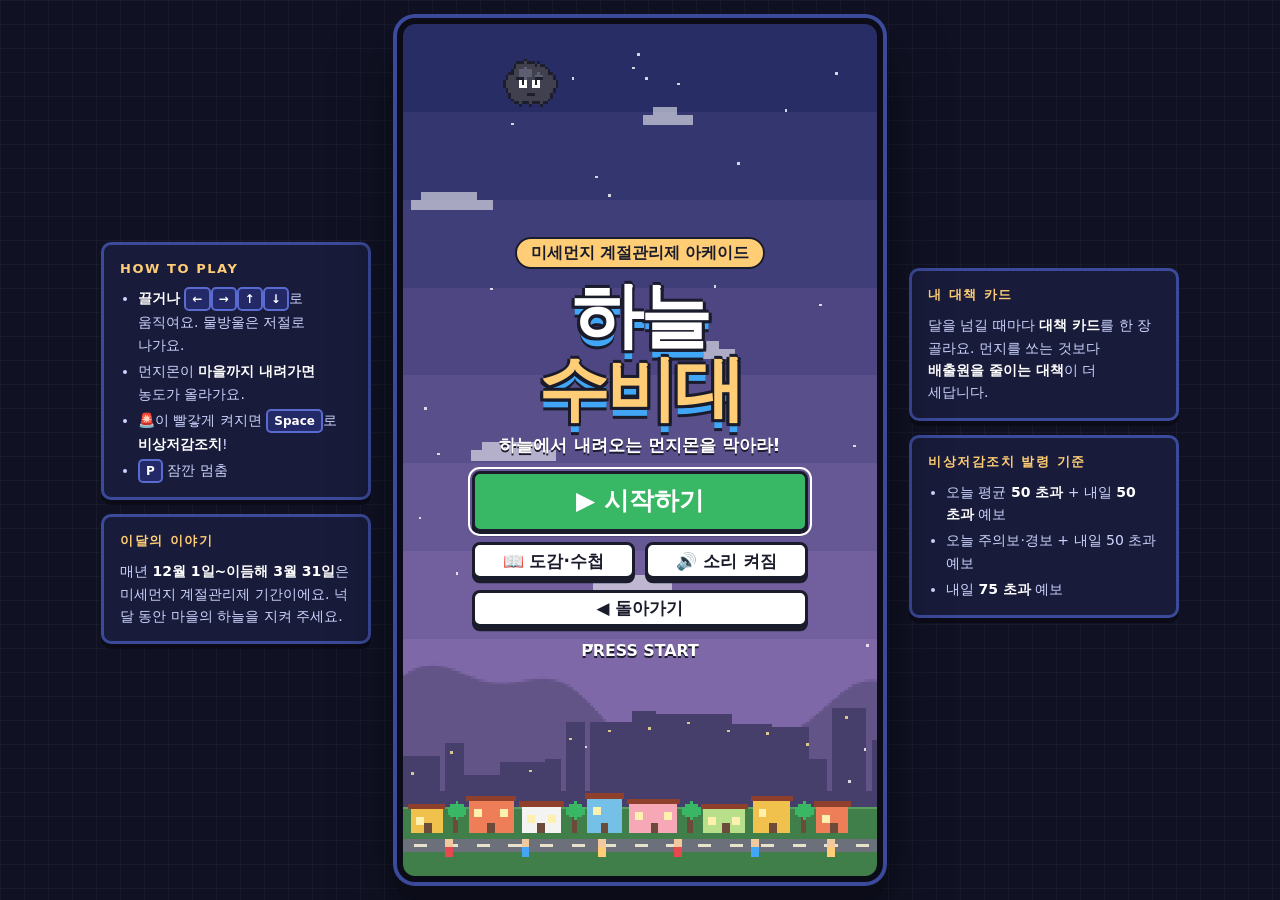
<file: arcade/index.html>
<!doctype html>
<html lang="ko">
<head>
<meta charset="utf-8">
<meta name="viewport" content="width=device-width, initial-scale=1, maximum-scale=1, user-scalable=no, viewport-fit=cover">
<title>하늘 수비대 · 미세먼지 계절관리제 아케이드</title>
<meta name="description" content="하늘에서 내려오는 먼지몬을 막아라! 미세먼지 계절관리제·비상저감조치·시민 행동요령을 배우는 레트로 슈팅 게임">
<meta name="theme-color" content="#1a1c2c">
<meta property="og:type" content="website">
<meta property="og:title" content="하늘 수비대 · 미세먼지 계절관리제 아케이드">
<meta property="og:description" content="하늘에서 내려오는 먼지몬을 막아라! 넉 달 동안 마을의 하늘을 지키는 레트로 슈팅 게임">
<style>
:root{--ink:#1a1c2c;--paper:#f4f1de;--navy:#29366f;--sky:#41a6f6;--cyan:#73eff7;--mint:#38b764;--gold:#ffcd75;--orange:#ef7d57;--red:#e5484d;--pink:#f7a8b8;--grey:#94b0c2;--u:2px;
  --font:'Pretendard','Malgun Gothic','Apple SD Gothic Neo',system-ui,sans-serif}
*{box-sizing:border-box}
[hidden]{display:none!important}
html,body{margin:0;height:100%;overflow:hidden;background:#101224;color:var(--ink);font-family:var(--font);-webkit-font-smoothing:antialiased;-webkit-tap-highlight-color:transparent;word-break:keep-all;overflow-wrap:anywhere;touch-action:none;-webkit-user-select:none;user-select:none}
button,input{font:inherit;color:inherit}
#cab{position:fixed;inset:0;display:flex;justify-content:center;align-items:center;gap:26px;background:#101224;background-image:linear-gradient(rgba(255,255,255,.035) 1px,transparent 1px),linear-gradient(90deg,rgba(255,255,255,.035) 1px,transparent 1px);background-size:24px 24px}
#screen{position:relative;flex:none;height:min(100dvh,calc(100vw * 16 / 9));aspect-ratio:9/16;background:#000;overflow:hidden;font-size:calc(var(--u) * 7);line-height:1.45}
#scr{position:absolute;inset:0;width:100%;height:100%;image-rendering:pixelated;image-rendering:crisp-edges;display:block}
.side{flex:0 1 270px;align-self:center;color:#cdd5ff;font-size:14px;line-height:1.6;display:none}
.side h3{margin:0 0 8px;font-size:13px;letter-spacing:.12em;color:var(--gold)}
.side .pbox{padding:14px 16px;margin-bottom:14px;border:3px solid #3b4a9a;border-radius:10px;background:#181b3a;box-shadow:0 5px 0 #0b0c18}
.side b{color:#fff}
.side kbd{display:inline-block;min-width:1.7em;padding:1px 6px;border-radius:5px;border:2px solid #5a6bd0;background:#232866;color:#fff;font:700 12px/1.5 var(--font);text-align:center}
.side ul{margin:0;padding-left:18px}
.side li+li{margin-top:4px}
.side .mycard{display:flex;gap:8px;align-items:flex-start;padding:7px 0;border-top:1px dashed #3b4a9a;font-size:13px}
.side .mycard:first-child{border-top:0}
.side .mycard i{font-style:normal;font-size:20px;line-height:1.2}
@media (min-width:1000px) and (min-height:520px){.side{display:block}#screen{height:min(96dvh,900px);border:6px solid #0b0c18;border-radius:18px;box-shadow:0 0 0 4px #3b4a9a,0 18px 0 #0b0c18,0 30px 60px rgba(0,0,0,.6)}}

/* 화면 위 글자·버튼 (픽셀 게임 위에 또렷한 글자로) */
.box{background:var(--paper);border:calc(var(--u) * 1.2) solid var(--ink);border-radius:calc(var(--u) * 2.5);box-shadow:0 calc(var(--u) * 1.4) 0 var(--ink)}
.btn{display:inline-flex;align-items:center;justify-content:center;gap:.4em;min-height:calc(var(--u) * 19);padding:0 calc(var(--u) * 7);border:calc(var(--u) * 1.2) solid var(--ink);border-radius:calc(var(--u) * 3);background:var(--gold);box-shadow:0 calc(var(--u) * 1.6) 0 var(--ink);font-size:calc(var(--u) * 8);font-weight:900;cursor:pointer;transition:transform .05s,box-shadow .05s}
.btn:active{transform:translateY(calc(var(--u) * 1.2));box-shadow:0 calc(var(--u) * .4) 0 var(--ink)}
.btn.big{width:100%;min-height:calc(var(--u) * 23);font-size:calc(var(--u) * 9.5)}
.btn.mint{background:var(--mint);color:#fff}
.btn.sky{background:var(--sky);color:#fff}
.btn.plain{background:#fff}
.btn.sm{min-height:calc(var(--u) * 14);padding:0 calc(var(--u) * 4.5);font-size:calc(var(--u) * 6.4)}
.btn:focus-visible{outline:calc(var(--u) * 1) solid #fff;outline-offset:calc(var(--u) * .8)}

/* HUD */
#hud{position:absolute;left:0;right:0;top:0;padding:calc(var(--u) * 3) calc(var(--u) * 4) 0;color:#fff;font-weight:900;text-shadow:0 calc(var(--u) * .7) 0 var(--ink);pointer-events:none}
.h-row{display:flex;align-items:center;justify-content:space-between;gap:calc(var(--u) * 3)}
#hHearts{font-size:calc(var(--u) * 9);letter-spacing:calc(var(--u) * .6);color:#ff5d73;white-space:nowrap}
#hHearts i{font-style:normal;color:rgba(255,255,255,.35)}
#hStage{font-size:calc(var(--u) * 6.4);padding:calc(var(--u) * .6) calc(var(--u) * 3);border-radius:99px;background:rgba(26,28,44,.55);white-space:nowrap}
#hScore{font-size:calc(var(--u) * 8);font-variant-numeric:tabular-nums;white-space:nowrap}
.pm{margin-top:calc(var(--u) * 2.5);display:flex;align-items:center;gap:calc(var(--u) * 3);font-size:calc(var(--u) * 6)}
.pm-lab{white-space:nowrap;font-variant-numeric:tabular-nums}
.pm-lab b{font-size:calc(var(--u) * 8)}
.pm-bar{position:relative;flex:1;height:calc(var(--u) * 5);border:calc(var(--u) * .9) solid var(--ink);border-radius:99px;background:rgba(26,28,44,.6);overflow:visible}
.pm-bar i{display:block;height:100%;width:20%;border-radius:99px;background:var(--mint);transition:width .25s,background .25s}
.pm-bar em{position:absolute;top:calc(var(--u) * -1.2);bottom:calc(var(--u) * -1.2);width:calc(var(--u) * .9);background:#fff;opacity:.85}
.pm-bar em span{position:absolute;top:100%;left:50%;transform:translateX(-50%);margin-top:calc(var(--u) * .6);font-size:calc(var(--u) * 4.6);font-style:normal;white-space:nowrap}
#pauseBtn{position:absolute;right:calc(var(--u) * 4);top:calc(var(--u) * 27);width:calc(var(--u) * 13);height:calc(var(--u) * 13);padding:0;min-height:0;font-size:calc(var(--u) * 6);background:rgba(244,241,222,.85)}
#cardsRow{position:absolute;left:calc(var(--u) * 4);bottom:calc(var(--u) * 6);display:flex;gap:calc(var(--u) * 2);pointer-events:none}
#cardsRow span{display:grid;place-items:center;width:calc(var(--u) * 13);height:calc(var(--u) * 13);border:calc(var(--u) * .9) solid var(--ink);border-radius:calc(var(--u) * 2.5);background:var(--paper);font-size:calc(var(--u) * 8)}
#alertBtn{position:absolute;right:calc(var(--u) * 4);bottom:calc(var(--u) * 5);min-height:calc(var(--u) * 22);padding:0 calc(var(--u) * 5);flex-direction:column;gap:0;line-height:1.15;background:#565d7a;color:#c9cde0;font-size:calc(var(--u) * 6.6)}
#alertBtn small{font-size:calc(var(--u) * 4.6);font-weight:800}
#alertBtn.on{background:var(--red);color:#fff;animation:alarm .5s steps(2) infinite}
@keyframes alarm{50%{background:#ff9f1c;transform:scale(1.06)}}
#banner{position:absolute;left:calc(var(--u) * 6);right:calc(var(--u) * 6);top:27%;text-align:center;color:#fff;font-weight:900;text-shadow:0 calc(var(--u) * .9) 0 var(--ink),0 0 calc(var(--u) * 5) rgba(26,28,44,.7);pointer-events:none;opacity:0}
#banner b{display:block;font-size:calc(var(--u) * 12);line-height:1.2}
#banner span{display:block;margin-top:calc(var(--u) * 2);font-size:calc(var(--u) * 6.6)}
#banner.on{animation:ban 2.6s ease forwards}
@keyframes ban{0%{opacity:0;transform:scale(.7)}10%,80%{opacity:1;transform:scale(1)}100%{opacity:0;transform:translateY(calc(var(--u) * -8))}}
#toast{position:absolute;left:calc(var(--u) * 5);right:calc(var(--u) * 5);bottom:calc(var(--u) * 34);display:flex;flex-direction:column;align-items:center;gap:calc(var(--u) * 2);pointer-events:none}
#toast div{max-width:100%;padding:calc(var(--u) * 2) calc(var(--u) * 5);border:calc(var(--u) * .9) solid var(--ink);border-radius:99px;background:rgba(244,241,222,.96);font-size:calc(var(--u) * 6.2);font-weight:800;text-align:center;animation:tin 3.2s ease forwards}
@keyframes tin{0%{opacity:0;transform:translateY(calc(var(--u) * 4))}8%,84%{opacity:1;transform:none}100%{opacity:0}}

/* 덮는 화면 (제목·선택·카드·결과) */
#ovl{position:absolute;inset:0;display:none;flex-direction:column;align-items:center;justify-content:center;gap:calc(var(--u) * 5);padding:calc(var(--u) * 8) calc(var(--u) * 8);background:rgba(16,18,36,.62);overflow:auto;touch-action:pan-y}
#ovl.show{display:flex}
#ovl.clear{background:transparent}
.logo{text-align:center;color:#fff}
.logo-k{display:inline-block;padding:calc(var(--u) * 1) calc(var(--u) * 5);border:calc(var(--u) * .9) solid var(--ink);border-radius:99px;background:var(--gold);color:var(--ink);font-size:calc(var(--u) * 6);font-weight:900}
.logo h1{margin:calc(var(--u) * 4) 0 calc(var(--u) * 3);font-size:calc(var(--u) * 27);line-height:1.02;font-weight:900;letter-spacing:-.04em;color:#fff;text-shadow:calc(var(--u) * 1) 0 0 var(--ink),calc(var(--u) * -1) 0 0 var(--ink),0 calc(var(--u) * 1) 0 var(--ink),0 calc(var(--u) * -1) 0 var(--ink),calc(var(--u) * 1) calc(var(--u) * 1) 0 var(--ink),calc(var(--u) * -1) calc(var(--u) * 1) 0 var(--ink),0 calc(var(--u) * 3.4) 0 var(--sky),0 calc(var(--u) * 4.6) 0 var(--ink)}
.logo h1 em{font-style:normal;color:var(--gold)}
.logo p{margin:0;font-size:calc(var(--u) * 6.6);font-weight:800;text-shadow:0 calc(var(--u) * .7) 0 var(--ink)}
.blink{animation:blink 1s steps(2) infinite}
@keyframes blink{50%{opacity:.25}}
.menu{display:flex;flex-direction:column;gap:calc(var(--u) * 4);width:78%}
.menu .row{display:flex;gap:calc(var(--u) * 4)}
.menu .row .btn{flex:1}
.best{color:#fff;font-size:calc(var(--u) * 6);font-weight:800;text-shadow:0 calc(var(--u) * .7) 0 var(--ink)}
.panel{width:100%;padding:calc(var(--u) * 6) calc(var(--u) * 6) calc(var(--u) * 6.5);max-height:100%;overflow:auto;touch-action:pan-y}
.panel h2{margin:0 0 calc(var(--u) * 2);font-size:calc(var(--u) * 10.5);line-height:1.2;font-weight:900}
.panel .k{display:inline-block;margin-bottom:calc(var(--u) * 2);padding:calc(var(--u) * .5) calc(var(--u) * 3.5);border-radius:99px;background:var(--ink);color:var(--gold);font-size:calc(var(--u) * 5.6);font-weight:900;letter-spacing:.06em}
.panel p{margin:0 0 calc(var(--u) * 3);font-size:calc(var(--u) * 6.6);font-weight:600}
.panel p b,.panel li b{color:#c2410c}
.panel ul{margin:0 0 calc(var(--u) * 3);padding-left:calc(var(--u) * 9);font-size:calc(var(--u) * 6.3);font-weight:600}
.panel li+li{margin-top:calc(var(--u) * 1)}
.field{display:flex;align-items:center;gap:calc(var(--u) * 3);margin-bottom:calc(var(--u) * 4);font-size:calc(var(--u) * 6.4);font-weight:900}
.field input{flex:1;min-width:0;padding:calc(var(--u) * 2.5) calc(var(--u) * 4);border:calc(var(--u) * 1) solid var(--ink);border-radius:calc(var(--u) * 2.5);background:#fff;font-size:calc(var(--u) * 7);font-weight:800;-webkit-user-select:text;user-select:text}
.heroes{display:grid;grid-template-columns:repeat(3,1fr);gap:calc(var(--u) * 3);margin-bottom:calc(var(--u) * 4)}
.hero{padding:calc(var(--u) * 3) calc(var(--u) * 1.5) calc(var(--u) * 3.5);border:calc(var(--u) * 1) solid var(--ink);border-radius:calc(var(--u) * 3);background:#fff;text-align:center;cursor:pointer;font-size:calc(var(--u) * 5.2);font-weight:700;line-height:1.35;box-shadow:0 calc(var(--u) * 1.2) 0 var(--ink)}
.hero canvas{display:block;width:100%;aspect-ratio:1;image-rendering:pixelated;border-radius:calc(var(--u) * 2);background:linear-gradient(180deg,#bfe6ff,#eaf7ff)}
.hero b{display:block;margin-top:calc(var(--u) * 2);font-size:calc(var(--u) * 7.4);font-weight:900}
.hero[aria-pressed="true"]{background:var(--gold);transform:translateY(calc(var(--u) * -1.5));box-shadow:0 calc(var(--u) * 2.7) 0 var(--ink)}
.hero[aria-pressed="true"] canvas{animation:hop .6s steps(2) infinite}
@keyframes hop{50%{transform:translateY(calc(var(--u) * -1.5))}}
.stat{display:flex;gap:calc(var(--u) * 1);justify-content:center;margin-top:calc(var(--u) * 1.5);font-size:calc(var(--u) * 4.6)}
.mon{display:flex;gap:calc(var(--u) * 4);align-items:center;padding:calc(var(--u) * 3);margin-bottom:calc(var(--u) * 3);border:calc(var(--u) * .9) dashed var(--ink);border-radius:calc(var(--u) * 3);background:#fff}
.mon canvas{flex:none;width:calc(var(--u) * 24);height:calc(var(--u) * 24);image-rendering:pixelated}
.mon div{font-size:calc(var(--u) * 5.8);font-weight:600;line-height:1.4}
.mon b{display:block;font-size:calc(var(--u) * 7);font-weight:900;color:var(--ink)}
.mon.lock{opacity:.55}
.cards{display:flex;flex-direction:column;gap:calc(var(--u) * 3.5);width:100%}
.card{display:flex;gap:calc(var(--u) * 4);align-items:center;width:100%;padding:calc(var(--u) * 4);border:calc(var(--u) * 1.2) solid var(--ink);border-radius:calc(var(--u) * 3.5);background:var(--paper);box-shadow:0 calc(var(--u) * 1.6) 0 var(--ink);text-align:left;cursor:pointer;font-size:calc(var(--u) * 5.8);font-weight:600;line-height:1.4}
.card:active{transform:translateY(calc(var(--u) * 1.2));box-shadow:0 calc(var(--u) * .4) 0 var(--ink)}
.card i{flex:none;display:grid;place-items:center;width:calc(var(--u) * 22);height:calc(var(--u) * 22);border:calc(var(--u) * 1) solid var(--ink);border-radius:calc(var(--u) * 3);background:#fff;font-style:normal;font-size:calc(var(--u) * 12)}
.card b{display:block;font-size:calc(var(--u) * 7.6);font-weight:900}
.card em{display:block;font-style:normal;color:#0f766e;font-weight:900}
.card small{display:block;margin-top:calc(var(--u) * .8);font-size:calc(var(--u) * 5.2);color:#4b5563}
.head{color:#fff;text-align:center;font-weight:900;text-shadow:0 calc(var(--u) * .9) 0 var(--ink)}
.head b{display:block;font-size:calc(var(--u) * 12);line-height:1.2}
.head span{font-size:calc(var(--u) * 6.4)}
.grade{display:grid;place-items:center;width:calc(var(--u) * 34);height:calc(var(--u) * 34);margin:0 auto calc(var(--u) * 3);border:calc(var(--u) * 1.6) solid var(--red);border-radius:50%;color:var(--red);font-size:calc(var(--u) * 20);font-weight:900;transform:rotate(-10deg)}
.stats{display:grid;grid-template-columns:1fr 1fr;gap:calc(var(--u) * 2.5);margin-bottom:calc(var(--u) * 4)}
.stats div{padding:calc(var(--u) * 2.5);border:calc(var(--u) * .9) solid var(--ink);border-radius:calc(var(--u) * 2.5);background:#fff;text-align:center;font-size:calc(var(--u) * 5.2);font-weight:700}
.stats b{display:block;font-size:calc(var(--u) * 9);font-weight:900;font-variant-numeric:tabular-nums}
.rowb{display:flex;gap:calc(var(--u) * 3);flex-wrap:wrap}
.rowb .btn{flex:1}
.tabs{display:flex;gap:calc(var(--u) * 2);margin-bottom:calc(var(--u) * 4);overflow-x:auto}
.tabs button{flex:none;padding:calc(var(--u) * 2) calc(var(--u) * 4);border:calc(var(--u) * .9) solid var(--ink);border-radius:99px;background:#fff;font-size:calc(var(--u) * 5.8);font-weight:900;cursor:pointer}
.tabs button.on{background:var(--ink);color:var(--gold)}
.note h3{margin:calc(var(--u) * 4) 0 calc(var(--u) * 1.5);font-size:calc(var(--u) * 7);color:#0f766e}
.note h3:first-child{margin-top:0}
.note p,.note li{font-size:calc(var(--u) * 6);font-weight:500;line-height:1.6}
.note ul,.note ol{margin:0;padding-left:calc(var(--u) * 9)}
.note table{width:100%;border-collapse:collapse;font-size:calc(var(--u) * 5.4);line-height:1.5}
.note th,.note td{border:1px solid #b9b6a3;padding:calc(var(--u) * 1.6) calc(var(--u) * 2);text-align:left;vertical-align:top}
.note th{background:#e6e2c8;font-weight:900;white-space:nowrap}
.note .src{margin-top:calc(var(--u) * 4);padding-top:calc(var(--u) * 3);border-top:1px solid #b9b6a3;font-size:calc(var(--u) * 4.8);color:#555}
.pill{display:inline-block;padding:0 calc(var(--u) * 2.5);border-radius:99px;font-size:calc(var(--u) * 5);font-weight:900;color:#fff}
.x{position:sticky;top:0;float:right;width:calc(var(--u) * 13);height:calc(var(--u) * 13);min-height:0;padding:0;font-size:calc(var(--u) * 7);z-index:2}
.tabs{scrollbar-width:none}.tabs::-webkit-scrollbar{display:none}.panel,#ovl{scrollbar-width:thin}
#rot{position:absolute;inset:0;display:none;place-items:center;background:#101224;color:#fff;font-weight:900;font-size:16px;text-align:center}
</style>
</head>
<body>
<div id="cab">
  <aside class="side" id="sideL">
    <div class="pbox"><h3>HOW TO PLAY</h3><ul><li><b>끌거나</b> <kbd>←</kbd><kbd>→</kbd><kbd>↑</kbd><kbd>↓</kbd>로 움직여요. 물방울은 저절로 나가요.</li><li>먼지몬이 <b>마을까지 내려가면</b> 농도가 올라가요.</li><li>🚨이 빨갛게 켜지면 <kbd>Space</kbd>로 <b>비상저감조치</b>!</li><li><kbd>P</kbd> 잠깐 멈춤</li></ul></div>
    <div class="pbox"><h3>이달의 이야기</h3><div id="sideInfo">매년 <b>12월 1일~이듬해 3월 31일</b>은 미세먼지 계절관리제 기간이에요. 넉 달 동안 마을의 하늘을 지켜 주세요.</div></div>
  </aside>
  <main id="screen">
    <canvas id="scr" width="180" height="320" aria-label="하늘 수비대 게임 화면"></canvas>
    <div id="hud" hidden>
      <div class="h-row"><span id="hHearts"></span><span id="hStage"></span><span id="hScore">0</span></div>
      <div class="pm"><span class="pm-lab">오늘 <b id="pmNow">30</b></span><div class="pm-bar"><i id="pmBar"></i><em style="left:50%"><span>50</span></em><em style="left:75%"><span>75</span></em></div><span class="pm-lab">내일 <b id="pmFc">30</b></span></div>
    </div>
    <button class="btn" id="pauseBtn" hidden aria-label="잠깐 멈춤">Ⅱ</button>
    <div id="cardsRow"></div>
    <button class="btn" id="alertBtn" hidden>🚨 발령<small id="alertSub">기준 미달</small></button>
    <div id="banner"></div>
    <div id="toast"></div>
    <div id="ovl"></div>
  </main>
  <aside class="side" id="sideR">
    <div class="pbox"><h3>내 대책 카드</h3><div id="sideCards">달을 넘길 때마다 <b>대책 카드</b>를 한 장 골라요. 먼지를 쏘는 것보다 <b>배출원을 줄이는 대책</b>이 더 세답니다.</div></div>
    <div class="pbox"><h3>비상저감조치 발령 기준</h3><ul><li>오늘 평균 <b>50 초과</b> + 내일 <b>50 초과</b> 예보</li><li>오늘 주의보·경보 + 내일 50 초과 예보</li><li>내일 <b>75 초과</b> 예보</li></ul></div>
  </aside>
</div>
<script>
'use strict';
/* =========================================================
   하늘 수비대 — 미세먼지 계절관리제 아케이드 (레트로 세로 슈팅)
   그림은 모두 코드로 그린 픽셀 아트(180×320), 글자는 그 위에 또렷하게 얹음. 외부 파일·라이브러리 없음.
   ========================================================= */
const $ = (s, r = document) => r.querySelector(s);
const rand = (a, b) => a + Math.random() * (b - a), pick = (a) => a[(Math.random() * a.length) | 0];
const clamp = (v, a, b) => Math.max(a, Math.min(b, v)), lerp = (a, b, t) => a + (b - a) * t;
const shuffle = (a) => { a = a.slice(); for (let i = a.length - 1; i > 0; i--) { const j = (Math.random() * (i + 1)) | 0; [a[i], a[j]] = [a[j], a[i]]; } return a; };
const esc = (s) => String(s).replace(/[&<>"']/g, (c) => ({ '&': '&amp;', '<': '&lt;', '>': '&gt;', '"': '&quot;', "'": '&#39;' }[c]));
const W = 180, H = 320, TOWN = 292;          // 화면 크기(픽셀), 마을 높이(여기까지 내려오면 '놓친 먼지')
const F = { goal: 19, round: '제7차(’25.12~’26.3)' }; // 수치는 제7차 계절관리제 자료 기준
const ORG = '';                               // 인증서 아래에 넣을 기관 이름 (비우면 넣지 않음)
const KEY = 'sky-guard-v1';
const store = { best: 0, seen: {}, hero: 0, name: '', clear: 0, mute: 0 };
try { Object.assign(store, JSON.parse(localStorage.getItem(KEY)) || {}); } catch (e) { /* 저장 못 하는 환경 */ }
const keep = () => { try { localStorage.setItem(KEY, JSON.stringify(store)); } catch (e) { /* ignore */ } };

/* ---------- 픽셀 그림 도구 ---------- */
const PAL = { K: '#1a1c2c', W: '#f4f4f4', L: '#c9d6e3', M: '#94b0c2', D: '#566c86', s: '#f2c9a0', p: '#f7a8b8', B: '#41a6f6', b: '#3b5dc9', C: '#73eff7', E: '#c8f4ff', G: '#38b764', g: '#257179', Y: '#ffcd75', O: '#ef7d57', R: '#b13e53', P: '#f7a8b8', H: '#6b4a3a', T: '#2ec4b6' };
function sprite(rows, extra) { // 글자 그림 → 캔버스
  const h = rows.length, w = rows[0].length, c = document.createElement('canvas'); c.width = w; c.height = h; const x = c.getContext('2d');
  rows.forEach((r, j) => { if (r.length !== w) throw new Error('sprite row ' + j + ' length ' + r.length); [...r].forEach((ch, i) => { if (ch !== '.') { x.fillStyle = (extra && extra[ch]) || PAL[ch] || '#f0f'; x.fillRect(i, j, 1, 1); } }); });
  return c;
}
function paint(w, h, fn) { // 네모·동그라미로 그리기 (동그라미도 픽셀로)
  const c = document.createElement('canvas'); c.width = w; c.height = h; const x = c.getContext('2d');
  fn({ r: (X, Y, w2, h2, col) => { x.fillStyle = col; x.fillRect(X | 0, Y | 0, w2, h2); }, p: (X, Y, col) => { x.fillStyle = col; x.fillRect(X | 0, Y | 0, 1, 1); },
    c: (cx, cy, rad, col) => { x.fillStyle = col; for (let dy = -rad; dy <= rad; dy++) { const k = Math.floor(Math.sqrt(rad * rad - dy * dy) + 0.4); x.fillRect(cx - k, cy + dy, k * 2 + 1, 1); } } });
  return c;
}
function tint(c, col) { const o = document.createElement('canvas'); o.width = c.width; o.height = c.height; const x = o.getContext('2d'); x.drawImage(c, 0, 0); x.globalCompositeOperation = 'source-in'; x.fillStyle = col; x.fillRect(0, 0, o.width, o.height); return o; }
function outlined(c, col = PAL.K) { // 둘레에 1픽셀 테두리 → 어떤 배경에서도 또렷
  const o = document.createElement('canvas'); o.width = c.width + 2; o.height = c.height + 2; const x = o.getContext('2d'), t = tint(c, col);
  for (const [dx, dy] of [[0, 1], [2, 1], [1, 0], [1, 2]]) x.drawImage(t, dx, dy); x.drawImage(c, 1, 1); return o;
}
const eyes = (o, x, y, gap = 5, angry = true) => { for (const dx of [0, gap]) { o.r(x + dx, y, 3, 3, '#fff'); o.p(x + dx + 1, y + 1, PAL.K); } if (angry) { o.r(x - 1, y - 1, 3, 1, PAL.K); o.r(x + gap + 1, y - 1, 3, 1, PAL.K); o.p(x + 1, y, PAL.K); o.p(x + gap + 1, y, PAL.K); } };

/* ---------- 주인공 셋 (구름을 타고 물방울을 쏨) ---------- */
const CLOUD = ['..wwwaaaaaawww..', '.wwwwwwwwwwwwww.', 'wwwwwwwwwwwwwwww', 'wlwwwwlwwwwlwwww', '.llwwlllwwlllww.', '...ll...ll...l..'];
const HEROES = [
  { id: 'baram', name: '바람이', line: '빠른 발', desc: '바람처럼 재빨라요', speed: 1.35, pow: 1, hp: 3, col: '#41a6f6',
    rows: ['......CC........', '.....CBBC.......', '....BBBBBBBB....', '...BBCBBBBBBB...', '...BLLLLLLLLB...', '...BsKssssKsB...', '...BspsssspsB...', '....sssKKsss....', '....YYYYYYYYYY..', '....bbbbbbbb.YY.'], pal: { a: '#3b5dc9' } },
  { id: 'iseul', name: '이슬이', line: '두 줄 물방울', desc: '처음부터 두 줄로 쏴요', speed: 1, pow: 2, hp: 3, col: '#2ec4b6',
    rows: ['.......C........', '......CCC.......', '.....CCCCC......', '....CCWCCCCC....', '...CCWCCCCCCC...', '...CCKCCCCKCC...', '...CCKCCCCKCC...', '...CPCCKKCCPC...', '....BCCCCCCB....', '.....PPPPPP.....'], pal: { a: '#73eff7' } },
  { id: 'ssak', name: '새싹이', line: '튼튼한 체력', desc: '하트가 하나 더 많아요', speed: 1, pow: 1, hp: 4, col: '#38b764',
    rows: ['.....G...GG.....', '.....GG.GGg.....', '......GGg.......', '....HHHgHHHH....', '...HHHHHHHHHH...', '...HsKssssKsH...', '...HspsssspsH...', '....sssKKsss....', '....GGGGGGGG....', '....YYYYYYYY....'], pal: { a: '#ffcd75' } },
];
HEROES.forEach((h) => { const pal = Object.assign({ w: '#ffffff', l: '#c9d6e3' }, h.pal); h.img = outlined(sprite(h.rows.concat(CLOUD), pal)); h.hit = tint(h.img, '#ffffff'); });

/* ---------- 먼지몬 (배출원마다 한 종류) ---------- */
const MON = {
  smog: { name: '매연몬', from: '낡은 경유차의 배기가스', fix: '배출가스 5등급 차량 운행제한, 매연저감장치, 전기차·수소차 바꾸기', hp: 2, vy: 34, r: 7, sc: 10, leak: 3, col: '#4a4a5a' },
  dust: { name: '흙먼지몬', from: '도로와 공사장에서 날리는 흙먼지', fix: '도로 청소차, 공사장 방진덮개와 물 뿌리기', hp: 3, vy: 27, r: 7, sc: 15, leak: 4, col: '#c9a66b' },
  mini: { name: '꼬마 흙먼지', hp: 1, vy: 46, r: 4, sc: 5, leak: 2, col: '#c9a66b' },
  stack: { name: '굴뚝몬', from: '공장과 발전소의 굴뚝 연기', fix: '석탄발전 가동정지·상한제약, 대형사업장 감축, 드론·AI 감시', hp: 7, vy: 26, r: 8, sc: 40, leak: 6, col: '#b5553c' },
  ember: { name: '불티몬', from: '쓰레기와 농작물 찌꺼기 태우기', fix: '태우지 않고 모아서 수거·파쇄, 불법소각 신고', hp: 1, vy: 72, r: 5, sc: 15, leak: 3, col: '#f25c2a' },
  sand: { name: '황사몬', from: '서풍을 타고 날아오는 모래먼지', fix: '예보 확인, 외출 줄이기, 보건용 마스크', hp: 4, vy: 15, r: 8, sc: 25, leak: 5, col: '#e3c15a' },
  giant: { name: '굴뚝 거인', from: '석탄발전소의 큰 굴뚝', fix: '공공 석탄발전 최대 17기 가동정지, 46기 출력 80% 제한', boss: 1, hp: 110, r: 19, sc: 1500, col: '#b5553c' },
  king: { name: '정체 대왕', from: '바람이 멈춰 먼지가 쌓이는 ‘대기 정체’', fix: '비상저감조치로 한꺼번에 줄이기', boss: 1, hp: 190, r: 21, sc: 3000, col: '#6b5a8a' },
};
function monFrames(type, f) {
  const k = f ? 1 : 0;
  if (type === 'smog') return paint(20, 18, (o) => { const c1 = '#3f3f4e', c2 = '#5d5d72'; o.c(10, 10, 6, c1); o.c(5, 9 - k, 4, c1); o.c(15, 9 + k, 4, c1); o.c(8, 5, 4, c1); o.c(13, 5 + k, 3, c1); o.c(6, 13, 3, c1); o.c(14, 13, 3, c1); o.c(8, 5, 2, c2); o.c(13, 6, 1, c2); eyes(o, 6, 8, 5); o.r(9, 13, 3, 1, PAL.K); });
  if (type === 'dust' || type === 'mini') { const R = type === 'mini' ? 4 : 7, S = R * 2 + 4; return paint(S, S, (o) => { const c = (S / 2) | 0; o.c(c, c, R, '#c9a66b'); o.c(c - 2, c - 2, Math.max(1, R - 4), '#dcc08f'); for (let a = 0; a < 6; a++) o.p(c + Math.round(Math.cos(a + k) * (R - 1.5)), c + Math.round(Math.sin(a + k) * (R - 1.5)), '#9a7a44'); if (type === 'mini') { o.p(c - 1, c, PAL.K); o.p(c + 1, c, PAL.K); } else { eyes(o, c - 4, c - 2, 5); o.r(c - 1, c + 3, 3, 1, PAL.K); o.r(c - 4 + k, c + R, 2, 2, '#9a7a44'); o.r(c + 2 - k, c + R, 2, 2, '#9a7a44'); } }); }
  if (type === 'stack') return paint(20, 22, (o) => { o.c(8 - k, 4, 3, '#8e8e9e'); o.c(12 + k, 3, 3, '#a9a9b8'); o.c(10, 5, 2, '#c4c4d0'); o.r(4, 7, 12, 3, '#e6ddcf'); o.r(5, 10, 10, 11, '#b5553c'); for (let y = 12; y < 21; y += 3) o.r(5, y, 10, 1, '#8f3f2c'); o.p(8, 11, '#8f3f2c'); o.p(12, 14, '#8f3f2c'); o.p(7, 17, '#8f3f2c'); eyes(o, 6, 13, 5); o.r(8, 18, 4, 1, PAL.K); o.r(2, 14 + k, 3, 2, '#b5553c'); o.r(15, 14 - k, 3, 2, '#b5553c'); });
  if (type === 'ember') return paint(14, 16, (o) => { const w = [1, 1, 2, 2, 3, 4, 5, 5, 5, 5, 4, 3]; w.forEach((n, i) => o.r(7 - n + (i < 4 && k ? 1 : 0), 1 + i, n * 2, 1, '#f25c2a')); [1, 2, 3, 3, 3, 2].forEach((n, i) => o.r(7 - n, 6 + i, n * 2, 1, '#ffc93c')); o.r(6, 9, 2, 2, '#fff3b0'); o.p(5, 8, PAL.K); o.p(8, 8, PAL.K); });
  if (type === 'sand') return paint(26, 16, (o) => { const c = '#e3c15a', d = '#c9a445'; o.c(8, 8, 6, c); o.c(16, 8, 6, c); o.c(12, 6, 5, c); o.c(20, 9, 4, c); o.c(5, 10, 3, c); o.r(2 + k * 2, 14, 6, 1, d); o.r(12 - k * 2, 14, 8, 1, d); o.r(6, 12, 12, 1, d); eyes(o, 8, 6, 6); o.r(11, 11, 4, 1, PAL.K); });
  if (type === 'giant') return paint(46, 44, (o) => { o.c(16 - k, 6, 5, '#7d7d8f'); o.c(26 + k, 5, 6, '#9a9aad'); o.c(21, 8, 4, '#b9b9c8'); o.r(8, 11, 30, 5, '#e6ddcf'); o.r(8, 13, 30, 2, '#d24c4c'); o.r(10, 16, 26, 27, '#b5553c'); for (let y = 20; y < 43; y += 5) o.r(10, y, 26, 1, '#8f3f2c'); for (let y = 16; y < 43; y += 10) { o.r(18, y, 1, 4, '#8f3f2c'); o.r(28, y + 5, 1, 4, '#8f3f2c'); } o.r(14, 22, 7, 6, '#fff'); o.r(25, 22, 7, 6, '#fff'); o.r(17 + k, 24, 3, 3, PAL.K); o.r(26 + k, 24, 3, 3, PAL.K); o.r(13, 20, 8, 2, PAL.K); o.r(25, 20, 8, 2, PAL.K); o.r(17, 33, 12, 3, PAL.K); o.r(19, 33, 2, 2, '#fff'); o.r(25, 33, 2, 2, '#fff'); o.r(2, 24 + k * 2, 8, 5, '#b5553c'); o.r(36, 24 - k * 2, 8, 5, '#b5553c'); o.r(1, 28 + k * 2, 4, 4, '#8f3f2c'); o.r(41, 28 - k * 2, 4, 4, '#8f3f2c'); });
  if (type === 'king') return paint(50, 42, (o) => { const c = '#6b5a8a', d = '#54466f', l = '#8a79ab'; o.c(25, 24, 15, c); o.c(11, 26, 9, c); o.c(39, 26, 9, c); o.c(17, 15, 9, c); o.c(33, 15, 9, c); o.c(8 - k, 32, 5, d); o.c(42 + k, 32, 5, d); o.c(20, 35, 6, d); o.c(31, 35, 6, d); o.c(18, 13, 4, l); o.c(31, 12, 3, l); o.r(17, 2, 16, 5, '#ffcd75'); for (const x of [17, 23, 29]) { o.r(x, 0, 4, 2, '#ffcd75'); } o.p(19, 4, '#e5484d'); o.p(25, 4, '#41a6f6'); o.p(31, 4, '#e5484d'); o.r(15, 18, 8, 7, '#fff'); o.r(27, 18, 8, 7, '#fff'); o.r(18 + k, 21, 3, 3, PAL.K); o.r(29 + k, 21, 3, 3, PAL.K); o.r(14, 16, 9, 2, PAL.K); o.r(27, 16, 9, 2, PAL.K); o.r(19, 30, 12, 4, PAL.K); o.r(21, 30, 2, 2, '#fff'); o.r(27, 30, 2, 2, '#fff'); });
}
for (const k in MON) { const a = outlined(monFrames(k, 0)), b = outlined(monFrames(k, 1)); MON[k].img = [a, b]; MON[k].hit = tint(a, '#ffffff'); }

/* ---------- 작은 그림들: 물방울, 그을음, 아이템, 숫자 ---------- */
const IMG = {
  shot: outlined(sprite(['.W.', 'CWC', 'CCC', 'BCB', '.B.'])),
  soot: outlined(paint(5, 5, (o) => { o.c(2, 2, 2, '#2b2b36'); o.p(1, 1, '#6a6a7c'); })),
  orb: outlined(paint(7, 7, (o) => { o.c(3, 3, 3, '#8a79ab'); o.p(2, 2, '#d7ccf0'); })),
  drone: outlined(sprite(['L.....L', 'LDDDDDL', '.DCBCD.', '..DDD..'])),
  mask: outlined(sprite(['M.......M', 'MWWWWWWWM', '.WCCCCCW.', '.WWWWWWW.', '.WCCCCCW.', '..WWWWW..'])),
  power: outlined(sprite(['...C...', '..CCC..', '.CCWCC.', 'CCWWWCC', 'CCCWCCC', '.CCCCC.', '..BBB..'])),
  heart: outlined(sprite(['.RR.RR.', 'RPRRRRR', 'RRRRRRR', '.RRRRR.', '..RRR..', '...R...'], { R: '#ff4d6d', P: '#ffc2cf' })),
  star: outlined(sprite(['...Y...', '..YYY..', 'YYYYYYY', '.YYYYY.', '.YY.YY.', 'Y.....Y'])),
};
const DIG = { 0: '111101101101111', 1: '010110010010111', 2: '111001111100111', 3: '111001111001111', 4: '101101111001001', 5: '111100111001111', 6: '111100111101111', 7: '111001001001001', 8: '111101111101111', 9: '111101111001111', '+': '000010111010000', '-': '000000111000000' };
function drawNum(g, str, x, y, col) { g.fillStyle = col; let cx = x - ((str.length * 4 - 1) >> 1); for (const ch of str) { const d = DIG[ch]; if (d) for (let i = 0; i < 15; i++) if (d[i] === '1') g.fillRect(cx + (i % 3), y + ((i / 3) | 0), 1, 1); cx += 4; } }
const emojiCache = {};
function emoji(ch, size = 14) { // 이모지를 작은 캔버스에 그려 두고 픽셀처럼 크게 보여 줌 (보너스 판의 떨어지는 물건)
  const k = ch + size; if (!emojiCache[k]) { const c = document.createElement('canvas'); c.width = c.height = size + 2; const x = c.getContext('2d'); x.font = `${size}px "Segoe UI Emoji","Apple Color Emoji","Noto Color Emoji",sans-serif`; x.textAlign = 'center'; x.textBaseline = 'middle'; x.fillText(ch, (size + 2) / 2, (size + 2) / 2 + 1); emojiCache[k] = c; }
  return emojiCache[k];
}

/* ---------- 소리: 옛날 게임기 느낌의 합성음 (파일 없음) ---------- */
const AU = (() => {
  let ctx = null, muted = !!store.mute, nz = null, song = null, step = 0, nextT = 0, lastShot = 0;
  const init = () => { if (!ctx) { const AC = window.AudioContext || window.webkitAudioContext; if (!AC) return; ctx = new AC(); nz = ctx.createBuffer(1, ctx.sampleRate * 0.4, ctx.sampleRate); const d = nz.getChannelData(0); for (let i = 0; i < d.length; i++) d[i] = Math.random() * 2 - 1; } else if (ctx.state === 'suspended') ctx.resume(); };
  const live = () => ctx && !muted && ctx.state === 'running';
  const tone = (f, dur, { type = 'square', vol = 0.06, to = f, at = 0 } = {}) => { if (!live()) return; const t = ctx.currentTime + at, o = ctx.createOscillator(), g = ctx.createGain(); o.type = type; o.frequency.setValueAtTime(f, t); if (to !== f) o.frequency.exponentialRampToValueAtTime(Math.max(30, to), t + dur); g.gain.setValueAtTime(vol, t); g.gain.exponentialRampToValueAtTime(0.0001, t + dur); o.connect(g).connect(ctx.destination); o.start(t); o.stop(t + dur + 0.02); };
  const noise = (dur, vol = 0.12, at = 0) => { if (!live()) return; const t = ctx.currentTime + at, s = ctx.createBufferSource(), g = ctx.createGain(); s.buffer = nz; g.gain.setValueAtTime(vol, t); g.gain.exponentialRampToValueAtTime(0.0001, t + dur); s.connect(g).connect(ctx.destination); s.start(t); s.stop(t + dur); };
  // 배경음악: 네 마디 아르페지오(Am–G–F–E)와 베이스
  const CH = [[0, 3, 7], [-2, 2, 5], [-4, 0, 3], [-5, -1, 2]], hz = (n) => 440 * Math.pow(2, n / 12);
  setInterval(() => {
    if (!live() || !song) return; const now = ctx.currentTime; if (nextT < now) nextT = now + 0.05; const beat = 60 / song.bpm / 2;
    while (nextT < now + 0.3) { const bar = (step >> 3) % 4, i = step & 7, c = CH[bar], n = [c[0], c[1], c[2], c[1], c[0] + 12, c[2], c[1], c[2]][i] + song.key; tone(hz(n), beat * 0.9, { vol: 0.028, at: nextT - now }); if (i % 4 === 0) tone(hz(c[0] + song.key - 24), beat * 3.4, { type: 'triangle', vol: 0.07, at: nextT - now }); if (song.fast && i % 2) noise(0.03, 0.02, nextT - now); step++; nextT += beat; }
  }, 100);
  return {
    init, get muted() { return muted; }, toggle() { muted = !muted; store.mute = muted ? 1 : 0; keep(); return muted; },
    music(kind) { song = kind === null ? null : kind === 'boss' ? { bpm: 168, key: -2, fast: 1 } : kind === 'title' ? { bpm: 112, key: 3 } : { bpm: [132, 138, 144, 152][kind] || 132, key: [0, 2, -3, 5][kind] || 0 }; step = 0; },
    shot() { const n = performance.now(); if (n - lastShot < 90) return; lastShot = n; tone(880, 0.05, { vol: 0.018, to: 520 }); },
    hit() { tone(220, 0.05, { vol: 0.04, to: 140 }); },
    boom() { noise(0.18, 0.1); tone(160, 0.2, { vol: 0.06, to: 50 }); },
    big() { noise(0.5, 0.16); tone(120, 0.6, { vol: 0.09, to: 30 }); },
    item() { tone(660, 0.07, { vol: 0.05 }); tone(990, 0.1, { vol: 0.05, at: 0.07 }); },
    hurt() { tone(200, 0.25, { vol: 0.08, to: 70, type: 'sawtooth' }); noise(0.15, 0.08); },
    pick() { tone(520, 0.06, { vol: 0.05 }); },
    alarm() { for (let i = 0; i < 3; i++) { tone(880, 0.12, { vol: 0.06, at: i * 0.26 }); tone(660, 0.12, { vol: 0.06, at: i * 0.26 + 0.13 }); } },
    clear() { [0, 4, 7, 12, 16].forEach((n, i) => tone(hz(n + 3), 0.16, { vol: 0.06, at: i * 0.11 })); },
    lose() { [7, 3, 0, -5].forEach((n, i) => tone(hz(n), 0.22, { vol: 0.06, at: i * 0.2, type: 'triangle' })); },
    good() { tone(784, 0.07, { vol: 0.05 }); tone(1047, 0.12, { vol: 0.05, at: 0.07 }); },
    bad() { tone(196, 0.16, { vol: 0.06, to: 130 }); },
  };
})();

/* =========================================================
   게임 본체
   ========================================================= */
const cv = $('#scr'), g = cv.getContext('2d'); g.imageSmoothingEnabled = false;
const hex = (h) => [parseInt(h.slice(1, 3), 16), parseInt(h.slice(3, 5), 16), parseInt(h.slice(5, 7), 16)];
const mixA = (a, b, t) => [a[0] + (b[0] - a[0]) * t, a[1] + (b[1] - a[1]) * t, a[2] + (b[2] - a[2]) * t], rgb = (a) => `rgb(${a[0] | 0},${a[1] | 0},${a[2] | 0})`;
const SKIES = [[hex('#232a66'), hex('#8a6fb5')], [hex('#33558a'), hex('#a9cbe0')], [hex('#2f8fc4'), hex('#c5ecf5')], [hex('#3fb0e6'), hex('#ffd9e2')]], HAZE = hex('#b39a6b'), NIGHT = hex('#141a3a');
const G = { mode: 'title', run: false, stage: 0, st: 0, t: 0, score: 0, pm: 30, fc: 30, pmSum: 0, pmT: 0, leaks: 0, kills: 0, cut: 0, alerts: 0, alertCD: 0, calm: 0, stag: 0, queue: [], qi: 0, boss: null, cards: [], combo: 0, comboT: 0, shake: 0, flash: 0, bonus: null, deaths: 0, sLeak: 0, sCut: 0, sPm: 0, sT: 0, tipMask: 0, tipAlert: 0, auto: false };
const P = { x: 90, y: 250, tx: 90, ty: 250, hp: 3, max: 3, inv: 0, cd: 0, pow: 1, shield: false, hero: HEROES[0], dcd: 0 };
let enemies = [], shots = [], soots = [], items = [], parts = [], nums = [], bItems = [];
const has = (id) => G.cards.includes(id);
const CUT = { smog: 'c5', stack: 'coal', ember: 'burn', dust: 'site' }; // 어떤 대책 카드가 어떤 먼지몬을 줄이는지
const seen = (k) => { store.seen[k] = 1; };

/* ---------- 달마다 내려오는 먼지몬 (시각, 종류, 대형, 수, 값) ---------- */
const STAGES = [
  { mon: '12월', title: '계절관리제 시작!', sky: 0, news: ['smog', 'dust'],
    story: '겨울과 봄에는 <b>서풍</b>이 불고, 공기가 한곳에 머물고, <b>난방</b>도 늘어서 미세먼지가 짙어져요. 그래서 <b>매년 12월 1일부터 이듬해 3월 31일까지</b> 넉 달 동안 평소보다 더 세게 줄여요. 이게 <b>미세먼지 계절관리제</b>!',
    script: [[1, 'smog', 'stream', 4, 60], [4, 'smog', 'stream', 4, 120], [8, 'smog', 'line', 5], [12, 'dust', 'line', 3], [16, 'smog', 'vee', 5], [21, 'dust', 'stream', 3, 90], [22, 'smog', 'rain', 6, 4], [28, 'smog', 'line', 6], [32, 'dust', 'line', 4], [37, 'smog', 'rain', 10, 5], [39, 'dust', 'line', 3], [45, 'smog', 'vee', 5], [47, 'smog', 'line', 6]] },
  { mon: '1월', title: '고농도와 비상저감조치', sky: 1, news: ['stack'],
    story: '바람이 멈추면(대기 정체) 먼지가 쌓여 농도가 치솟아요. <b>오늘 평균 50 초과 + 내일도 50 초과 예보</b>이거나 <b>내일 75 초과 예보</b>면 <b>비상저감조치</b>를 발령해요. 🚨 단추가 빨갛게 켜지면 눌러 보세요!',
    script: [[1, 'smog', 'line', 5], [5, 'stack', 'line', 1, 90], [9, 'smog', 'stream', 5, 50], [13, 'stack', 'line', 2], [18, 'dust', 'line', 4], [22, 'smog', 'rain', 8, 4], [27, 'calm', 'event'], [28, 'smog', 'rain', 12, 7], [31, 'dust', 'line', 3], [40, 'stack', 'line', 2], [41, 'smog', 'vee', 5], [48, 'giant', 'boss']] },
  { mon: '2월', title: '모두가 함께', sky: 2, news: ['ember'],
    story: '먼지가 짙은 날에는 <b>시민도 함께</b>해요. 외출을 줄이고, 나갈 땐 <b>보건용 마스크</b>, 돌아오면 씻기, 자가용 대신 <b>대중교통</b>. 그리고 쓰레기나 농작물 찌꺼기는 <b>태우지 않아요</b>.',
    script: [[1, 'ember', 'stream', 5, 90], [5, 'smog', 'line', 6], [9, 'ember', 'rain', 8, 4], [14, 'stack', 'line', 2], [18, 'dust', 'line', 5], [23, 'ember', 'vee', 5], [24, 'smog', 'rain', 8, 5], [30, 'stack', 'line', 3], [36, 'ember', 'rain', 12, 6], [38, 'dust', 'line', 4], [45, 'smog', 'line', 6], [46, 'ember', 'stream', 6, 40], [48, 'dust', 'vee', 5]] },
  { mon: '3월', title: '봄철 총력대응', sky: 3, news: ['sand'],
    story: '3월은 한 해 중 초미세먼지가 <b>가장 짙고</b> ‘나쁨’인 날도 가장 많은 달이에요. 새 학기, 공사, 농사 준비가 한꺼번에 시작되거든요. 그래서 3월 한 달은 <b>봄철 총력대응</b>! 마지막에는 <b>정체 대왕</b>이 기다려요.',
    script: [[1, 'sand', 'side', 4, 1], [6, 'smog', 'line', 6], [7, 'ember', 'stream', 4, 130], [12, 'sand', 'side', 5, -1], [17, 'stack', 'line', 2], [18, 'dust', 'line', 4], [23, 'ember', 'rain', 10, 5], [28, 'sand', 'side', 6, 1], [29, 'smog', 'vee', 5], [35, 'stack', 'line', 3], [41, 'smog', 'rain', 10, 5], [42, 'dust', 'line', 4], [43, 'ember', 'stream', 5, 60], [50, 'king', 'boss']] },
];
function expand(script) {
  const q = [];
  for (const [t, type, pat, n = 1, a] of script) {
    if (pat === 'boss') q.push({ t, boss: type }); else if (pat === 'event') q.push({ t, ev: type });
    else if (pat === 'line') for (let i = 0; i < n; i++) q.push({ t, type, x: n === 1 ? (a || 90) : 22 + (136 / (n - 1)) * i });
    else if (pat === 'stream') for (let i = 0; i < n; i++) q.push({ t: t + i * 0.5, type, x: a || 90 });
    else if (pat === 'vee') [[0, 0], [-24, -14], [24, -14], [-48, -28], [48, -28]].slice(0, n).forEach(([dx, dy]) => q.push({ t, type, x: 90 + dx, y: -14 + dy }));
    else if (pat === 'rain') for (let i = 0; i < n; i++) q.push({ t: t + rand(0, a || 4), type, x: rand(16, 164) });
    else if (pat === 'side') for (let i = 0; i < n; i++) q.push({ t: t + i * 0.55, type, side: a || 1, y: 36 + (i % 3) * 22 });
  }
  q.sort((a, b) => a.t - b.t);
  const cnt = {}; // 대책 카드가 있으면 그 배출원의 먼지몬이 절반만 나옴
  return q.filter((e) => { if (!e.type || !CUT[e.type] || !has(CUT[e.type])) return true; cnt[e.type] = (cnt[e.type] || 0) + 1; if (cnt[e.type] % 2) return true; G.cut++; G.sCut++; return false; });
}
function spawn(type, x, y = -14, o) {
  const M = MON[type], e = Object.assign({ type, x, y, x0: x, hp: M.hp, r: M.r, t: 0, ph: rand(0, 6), hit: 0, vy: M.vy }, o);
  if (type === 'stack') { e.stop = rand(58, 118); e.fire = rand(1.2, 2.2); e.life = 9; }
  enemies.push(e); if (!e.demo) seen(type); return e;
}
function burst(x, y, col, n = 8, sp = 60) { for (let i = 0; i < n; i++) { const a = rand(0, 6.28), v = rand(sp * 0.3, sp); parts.push({ x, y, vx: Math.cos(a) * v, vy: Math.sin(a) * v, life: rand(0.25, 0.6), col, s: Math.random() < 0.4 ? 2 : 1 }); } }
function pop(x, y, str, col = '#fff') { nums.push({ x, y, str, col, life: 0.8 }); }

/* ---------- 맞히기 · 놓치기 · 다치기 ---------- */
function kill(e, quiet) {
  const M = MON[e.type]; e.dead = true; G.kills++; burst(e.x, e.y, M.col, 9); burst(e.x, e.y, '#ffffff', 3, 40);
  G.combo = G.comboT > 0 ? G.combo + 1 : 1; G.comboT = 1.3; const mul = G.combo >= 20 ? 3 : G.combo >= 8 ? 2 : 1, sc = M.sc * mul; G.score += sc; pop(e.x, e.y - 6, '+' + sc, mul > 1 ? '#ffcd75' : '#ffffff');
  if (!quiet) AU.boom();
  if (e.type === 'dust' && !has('site')) for (const s of [-1, 1]) spawn('mini', e.x + s * 5, e.y, { vx: s * 14 });
  if (!quiet && (Math.random() < 0.12 || (!G.tipMask && G.stage === 0 && G.kills === 3))) { const r = Math.random(); items.push({ x: e.x, y: e.y, kind: !G.tipMask ? 'mask' : r < 0.36 ? 'power' : r < 0.6 ? 'mask' : r < 0.76 && P.hp < P.max ? 'heart' : 'star' }); }
}
function leak(e) {
  e.dead = true; G.leaks++; G.sLeak++; G.pm += MON[e.type].leak * (has('sweep') ? 0.5 : 1); burst(clamp(e.x, 6, 174), TOWN + 2, '#b39a6b', 6, 30);
  if (has('sweep') && Math.random() < 0.3) pop(clamp(e.x, 20, 160), TOWN - 4, '-', '#73eff7');
}
function hurt() {
  if (P.inv > 0 || !G.run) return;
  if (P.shield) { P.shield = false; P.inv = 1; AU.item(); toast('😷 마스크가 막아 줬어요!'); burst(P.x, P.y, '#ffffff', 10); return; }
  P.hp--; P.inv = 1.8; G.shake = 0.35; G.flash = 0.25; AU.hurt(); burst(P.x, P.y, '#ff4d6d', 12); G.combo = 0;
  if (P.pow > P.hero.pow) P.pow--;
  if (P.hp <= 0) gameOver();
}
const canAlert = () => G.alertCD <= 0 && ((G.pm > 50 && G.fc > 50) || G.fc > 75);
function fireAlert() { // 비상저감조치: 화면의 먼지몬을 한꺼번에 줄이고, 한동안 덜 나오고 느려짐
  if (!G.run || G.mode !== 'play' || !canAlert()) { if (G.run && G.mode === 'play') { AU.bad(); toast(G.alertCD > 0 ? `방금 발령했어요. ${Math.ceil(G.alertCD)}초 뒤에 다시` : '아직 발령 기준이 아니에요 (오늘·내일 모두 50 초과, 또는 내일 75 초과)'); } return; }
  const up = has('drill'); G.alerts++; G.alertCD = up ? 12 : 20; G.calm = 8; G.stag = 0; G.pm = Math.max(16, G.pm - (up ? 30 : 24)); G.flash = 0.5; G.shake = 0.4; G.score += 300; AU.alarm(); AU.big();
  for (const e of enemies) { e.hp -= up ? 6 : 4; if (e.hp <= 0) kill(e, true); else e.hit = 0.2; }
  soots = []; const b = G.boss; if (b) { if (b.shield) { b.shield = false; b.stun = 3; toast('💥 고농도 돔이 깨졌어요! 지금 공격!'); } b.hp -= MON[b.kind].hp * 0.12; b.hit = 0.3; if (b.hp <= 0) bossDown(); }
  banner('🚨 비상저감조치 발령!', '5등급 차량 운행제한 · 공공기관 2부제 · 석탄발전 상한제약 · 공사시간 조정 · 도로 청소 확대');
}

/* ---------- 대장 ---------- */
function bossIn(kind) { const M = MON[kind], hp = M.hp * (kind === 'giant' && has('coal') ? 0.7 : 1); G.boss = { kind, x: 90, y: -30, hp, max: hp, t: 0, a1: 2, a2: 4, hit: 0, shield: false, stun: 0, ph: 1 }; seen(kind); AU.music('boss'); banner(`⚠ ${M.name} 등장!`, M.from); }
function updateBoss(dt) {
  const b = G.boss; if (!b) return; b.t += dt; if (b.hit > 0) b.hit -= dt;
  if (b.y < 58) { b.y += 40 * dt; return; }
  if (b.stun > 0) { b.stun -= dt; return; }
  const low = b.hp < b.max * 0.5; b.x = 90 + Math.sin(b.t * (b.kind === 'giant' ? 0.7 : 0.5)) * (b.kind === 'giant' ? 52 : 44);
  if (b.kind === 'giant') {
    if ((b.a1 -= dt) <= 0) { b.a1 = low ? 1.2 : 1.8; for (const d of [-0.36, 0, 0.36]) soots.push({ x: b.x, y: b.y + 18, vx: Math.sin(d) * 78, vy: Math.cos(d) * 78, r: 3, img: IMG.soot }); }
    if ((b.a2 -= dt) <= 0) { b.a2 = low ? 4.5 : 6.5; spawn('smog', b.x - 20, b.y + 6); spawn('smog', b.x + 20, b.y + 6); }
  } else {
    if (b.ph === 1 && b.hp < b.max * 0.55) { b.ph = 2; b.shield = true; G.stag = 99; banner('🌫 대기 정체! 고농도 돔', '농도가 치솟아요. 🚨 비상저감조치로 돔을 깨세요!'); AU.alarm(); }
    if ((b.a1 -= dt) <= 0) { b.a1 = b.ph === 3 ? 2 : 3; const n = b.ph === 3 ? 10 : 8, off = rand(0, 1); for (let i = 0; i < n; i++) { const a = (i + off) / n * 6.283; soots.push({ x: b.x, y: b.y + 6, vx: Math.cos(a) * 52, vy: Math.sin(a) * 52, r: 3, img: IMG.orb }); } }
    if ((b.a2 -= dt) <= 0) { b.a2 = b.ph === 3 ? 4 : 5.5; spawn(pick(['smog', 'ember', 'dust']), b.x - 22, b.y + 8); spawn(pick(['smog', 'ember']), b.x + 22, b.y + 8); }
    if (b.ph === 2 && !b.shield) { b.ph = 3; }
  }
}
function bossDown() {
  const b = G.boss; if (!b) return; const M = MON[b.kind]; G.boss = null; G.score += M.sc; G.shake = 0.8; G.flash = 0.6; AU.big(); for (let i = 0; i < 6; i++) burst(b.x + rand(-18, 18), b.y + rand(-14, 14), i % 2 ? M.col : '#ffffff', 14, 90);
  pop(b.x, b.y, '+' + M.sc, '#ffcd75'); enemies.forEach((e) => kill(e, true)); soots = []; G.stag = 0;
}

/* ---------- 매 순간 ---------- */
const keys = {};
function update(dt) {
  G.t += dt; if (G.shake > 0) G.shake -= dt; if (G.flash > 0) G.flash -= dt;
  for (const p of parts) { p.x += p.vx * dt; p.y += p.vy * dt; p.vy += 60 * dt; p.life -= dt; } parts = parts.filter((p) => p.life > 0);
  for (const n of nums) { n.y -= 16 * dt; n.life -= dt; } nums = nums.filter((n) => n.life > 0);
  if (!G.run) return;
  // 움직이기
  if (G.auto) autopilot();
  const kx = (keys.ArrowRight || keys.KeyD ? 1 : 0) - (keys.ArrowLeft || keys.KeyA ? 1 : 0), ky = (keys.ArrowDown || keys.KeyS ? 1 : 0) - (keys.ArrowUp || keys.KeyW ? 1 : 0);
  if (kx || ky) { P.tx = clamp(P.x + kx * 40, 10, 170); P.ty = clamp(P.y + ky * 40, 150, 282); }
  const dx = P.tx - P.x, dy = P.ty - P.y, d = Math.hypot(dx, dy); if (d > 0.4) { const m = Math.min(d, 210 * P.hero.speed * dt); P.x += (dx / d) * m; P.y += (dy / d) * m; }
  if (P.inv > 0) P.inv -= dt;
  if (G.mode === 'bonus') return updateBonus(dt);
  G.st += dt; G.comboT -= dt; if (G.alertCD > 0) G.alertCD -= dt; if (G.calm > 0) G.calm -= dt;
  // 먼지몬 내보내기 (비상저감조치 직후에는 절반만)
  while (G.qi < G.queue.length && G.queue[G.qi].t <= G.st) { const q = G.queue[G.qi++]; if (q.boss) bossIn(q.boss); else if (q.ev === 'calm') { G.stag = 9; banner('🌫 대기 정체!', '바람이 멈춰 먼지가 쌓여요. 농도가 치솟습니다'); AU.alarm(); } else if (!(G.calm > 0 && G.qi % 2)) { if (q.side) spawn(q.type, q.side > 0 ? -12 : W + 12, q.y, { side: q.side }); else spawn(q.type, q.x, q.y); } }
  // 물방울 쏘기
  if ((P.cd -= dt) <= 0) { P.cd = 0.2; AU.shot(); const y = P.y - 8; if (P.pow === 1) shots.push({ x: P.x, y, vx: 0 }); else if (P.pow === 2) shots.push({ x: P.x - 3, y, vx: 0 }, { x: P.x + 3, y, vx: 0 }); else shots.push({ x: P.x, y: y - 2, vx: 0 }, { x: P.x - 5, y, vx: -20 }, { x: P.x + 5, y, vx: 20 }); }
  if (has('drone') && (P.dcd -= dt) <= 0) { P.dcd = 0.5; shots.push({ x: P.x + Math.sin(G.t * 2) * 13, y: P.y - 2, vx: 0 }); }
  for (const s of shots) { s.y -= 250 * dt; s.x += s.vx * dt; }
  for (const s of soots) { s.x += s.vx * dt; s.y += s.vy * dt; if (Math.hypot(s.x - P.x, s.y - P.y) < s.r + 4) { s.dead = true; hurt(); } }
  const slow = G.calm > 0 ? 0.6 : 1;
  for (const e of enemies) {
    e.t += dt; if (e.hit > 0) e.hit -= dt;
    if (e.type === 'smog') { e.y += e.vy * slow * dt; e.x = e.x0 + Math.sin(e.t * 1.6 + e.ph) * 7; }
    else if (e.type === 'dust' || e.type === 'mini') { e.y += e.vy * slow * dt; e.x = clamp(e.x + (e.vx || 0) * dt, 6, 174); }
    else if (e.type === 'ember') { e.y += e.vy * slow * dt; e.x = clamp(e.x0 + Math.sin(e.t * 4.5 + e.ph) * 26, 8, 172); }
    else if (e.type === 'stack') { if (e.y < e.stop) e.y += 30 * dt; else if (e.life > 0) { e.life -= dt; e.x = clamp(e.x0 + Math.sin(e.t * 0.9 + e.ph) * 16, 12, 168); if ((e.fire -= dt) <= 0) { e.fire = 2.4; const a = Math.atan2(P.y - e.y, P.x - e.x); soots.push({ x: e.x, y: e.y + 8, vx: Math.cos(a) * 60, vy: Math.sin(a) * 60, r: 3, img: IMG.soot }); } } else e.y += 38 * dt; }
    else if (e.type === 'sand') { e.x += 44 * e.side * slow * dt; e.y += e.vy * slow * dt; }
    if (e.dead) continue;
    if (e.y > TOWN + 2 || (e.type === 'sand' && (e.side > 0 ? e.x > W + 14 : e.x < -14))) { leak(e); continue; }
    if (Math.hypot(e.x - P.x, e.y - P.y) < e.r + 4) { hurt(); e.hp -= 2; if (e.hp <= 0) kill(e); }
  }
  updateBoss(dt);
  const b = G.boss;
  for (const s of shots) { // 물방울이 맞았는지
    if (s.y < -8) { s.dead = true; continue; }
    if (b && G.boss === b && b.y > 0 && Math.abs(s.x - b.x) < MON[b.kind].r + 2 && Math.abs(s.y - b.y) < MON[b.kind].r) { s.dead = true; if (b.shield) { burst(s.x, s.y, '#d7ccf0', 2, 30); continue; } b.hp -= 1; b.hit = 0.06; AU.hit(); burst(s.x, s.y, '#ffffff', 2, 30); if (b.hp <= 0) bossDown(); continue; }
    for (const e of enemies) if (!e.dead && Math.abs(s.x - e.x) < e.r + 2 && Math.abs(s.y - e.y) < e.r + 2) { s.dead = true; e.hp -= 1; e.hit = 0.08; if (e.hp <= 0) kill(e); else AU.hit(); break; }
  }
  if (b && G.boss === b && b.y > 0 && Math.hypot(b.x - P.x, b.y - P.y) < MON[b.kind].r + 3) hurt();
  for (const it of items) { // 떨어지는 물건 줍기
    const dd = Math.hypot(it.x - P.x, it.y - P.y); if (dd < 30) { it.x += ((P.x - it.x) / dd) * 90 * dt; it.y += ((P.y - it.y) / dd) * 90 * dt; } else it.y += 38 * dt;
    if (dd < 9) { it.dead = true; AU.item(); if (it.kind === 'power') { if (P.pow < 3) { P.pow++; pop(P.x, P.y - 12, '+', '#73eff7'); } else { G.score += 100; pop(P.x, P.y - 12, '+100'); } } else if (it.kind === 'heart') { if (P.hp < P.max) P.hp++; else G.score += 100; } else if (it.kind === 'mask') { P.shield = true; if (!G.tipMask) { G.tipMask = 1; toast('😷 KF94 마스크를 썼어요! 먼지를 한 번 막아 줘요'); } } else { G.score += 150; pop(P.x, P.y - 12, '+150', '#ffcd75'); } }
    else if (it.y > H + 8) it.dead = true;
  }
  enemies = enemies.filter((e) => !e.dead); shots = shots.filter((s) => !s.dead); soots = soots.filter((s) => !s.dead && s.y < H + 8 && s.y > -20 && s.x > -10 && s.x < W + 10); items = items.filter((i) => !i.dead);
  // 농도: 놓친 먼지만큼 오르고, 시간이 지나면 조금씩 흩어짐. 내일 예보는 지금 화면의 먼지몬을 보고 어림
  if (G.stag > 0) { G.stag -= dt; G.pm += 6.4 * dt; }
  G.pm = Math.max(14, G.pm - 1.1 * dt); let threat = G.stag > 0 ? 18 : 0; for (const e of enemies) threat += MON[e.type].leak * 0.6; if (b && b.shield) threat += 12;
  G.fc = lerp(G.fc, G.pm + threat - 3, Math.min(1, dt * 3)); G.pmSum += G.pm * dt; G.pmT += dt; G.sPm += G.pm * dt; G.sT += dt;
  if (canAlert() && !G.tipAlert) { G.tipAlert = 1; toast('🚨 발령 기준이 됐어요! 오른쪽 아래 단추(또는 Space)를 눌러요'); }
  if (G.qi >= G.queue.length && !enemies.length && !G.boss && G.mode === 'play') stageClear();
}
function autopilot() { // 시험용 자동 조종
  let t = null; for (const e of enemies) if (!t || e.y > t.y) t = e; if (G.boss) t = t || G.boss; let x = t ? t.x : 90; for (const s of soots) if (s.y < P.y && s.y > P.y - 50 && Math.abs(s.x - P.x) < 12) x = P.x + (s.x > P.x ? -30 : 30);
  P.tx = clamp(x, 10, 170); P.ty = 250; if (canAlert()) fireAlert(); if (G.mode === 'bonus') { let it = null; for (const q of bItems) if (q.good && (!it || q.y > it.y)) it = q; if (it) P.tx = it.x; }
}

/* ---------- 보너스 판: 고농도 날 챙기기 (좋은 것만 받기) ---------- */
const BON = [['😷', 1, '나갈 땐 보건용 마스크!'], ['💧', 1, '물을 자주 마셔요'], ['🍊', 1, '과일·채소를 챙겨 먹어요'], ['🧼', 1, '돌아오면 깨끗이 씻어요'], ['🚌', 1, '자가용 대신 대중교통'], ['🏠', 1, '바깥 활동은 줄이고 실내에서'], ['⚽', 0, '매우 나쁜 날엔 바깥 운동을 쉬어요'], ['🚗', 0, '자가용은 먼지를 더 만들어요'], ['🔥', 0, '태우면 먼지가 더 생겨요']];
function updateBonus(dt) {
  const B = G.bonus; B.t -= dt; if ((B.cd -= dt) <= 0) { B.cd = 0.52; const good = Math.random() < 0.66, list = BON.filter((q) => !!q[1] === good), q = pick(list); bItems.push({ x: rand(14, 166), y: -10, vy: rand(52, 78), ch: q[0], good: q[1], say: q[2] }); }
  for (const it of bItems) { it.y += it.vy * dt; if (Math.hypot(it.x - P.x, it.y - P.y) < 11) { it.dead = true; if (it.good) { B.good++; G.score += 100; AU.good(); pop(P.x, P.y - 12, '+100', '#ffcd75'); } else { B.bad++; G.score = Math.max(0, G.score - 50); AU.bad(); G.shake = 0.2; pop(P.x, P.y - 12, '-50', '#ff4d6d'); } if (!B.said[it.ch]) { B.said[it.ch] = 1; toast(`${it.ch} ${it.say}`); } } }
  bItems = bItems.filter((i) => !i.dead && i.y < H + 10);
  if (B.t <= 0) endBonus();
}

/* ---------- 그리기 ---------- */
const mh = Array.from({ length: W }, (_, x) => 26 + Math.sin(x * 0.045) * 10 + Math.sin(x * 0.11 + 1) * 5 + Math.sin(x * 0.02 + 2) * 8);
const sh = (() => { const a = []; let x = 0; while (x < W) { const w = 6 + ((Math.random() * 10) | 0), h = 10 + ((Math.random() * 26) | 0); for (let i = 0; i < w && x < W; i++, x++) a.push(h); x += 0; if (Math.random() < 0.3) { for (let i = 0; i < 2 && x < W; i++, x++) a.push(4); } } return a; })();
const TOWNIMG = paint(W, H - TOWN + 6, (o) => {
  o.r(0, 8, W, 30, '#3f7d4a'); o.r(0, 8, W, 1, '#58a05f'); o.r(0, 20, W, 5, '#6b6f7a'); for (let x = 4; x < W; x += 12) o.r(x, 22, 5, 1, '#e9e2cf');
  const cols = ['#f2c14e', '#ef7d57', '#f4f4f4', '#73c0e8', '#f7a8b8', '#b8e08a']; let x = 3, i = 0;
  while (x < W - 14) { const w = 12 + ((i * 5) % 7), h = 9 + ((i * 3) % 5), c = cols[i % cols.length]; o.r(x, 12 - h + 6, w, h, c); o.r(x - 1, 12 - h + 4, w + 2, 2, '#8f3f2c'); o.r(x + 2, 12 - h + 9, 3, 3, '#fff2b0'); if (w > 14) o.r(x + w - 5, 12 - h + 9, 3, 3, '#fff2b0'); o.r(x + ((w / 2) | 0) - 1, 14, 3, 4, '#6b4a3a'); x += w + 3; if (i % 2 === 0) { o.r(x + 1, 11, 2, 7, '#6b4a3a'); o.c(x + 2, 9, 3, '#38b764'); x += 7; } i++; }
});
const flakes = Array.from({ length: 26 }, () => ({ x: rand(0, W), y: rand(0, TOWN), v: rand(8, 22), s: rand(0, 6) })), cloudsBg = Array.from({ length: 5 }, (_, i) => ({ x: rand(0, W), y: 30 + i * 44 + rand(-8, 8), w: rand(18, 34), v: rand(3, 8) }));
function render() {
  const S = SKIES[STAGES[G.stage] ? STAGES[G.stage].sky : 0], haze = clamp((G.pm - 16) / 60, 0, 1), sx = G.shake > 0 ? ((Math.random() * 5) | 0) - 2 : 0, sy = G.shake > 0 ? ((Math.random() * 5) | 0) - 2 : 0;
  g.setTransform(1, 0, 0, 1, sx, sy);
  for (let i = 0; i < 9; i++) { g.fillStyle = rgb(mixA(mixA(S[0], S[1], i / 8), HAZE, haze * 0.72)); g.fillRect(-4, i * 33, W + 8, 34); }
  const far = mixA(mixA(S[1], NIGHT, 0.35), HAZE, haze * 0.75), mid = mixA(mixA(S[1], NIGHT, 0.6), HAZE, haze * 0.6);
  g.fillStyle = 'rgba(255,255,255,.55)'; for (const c of cloudsBg) { c.x -= c.v * 0.016; if (c.x < -40) c.x = W + 10; g.fillRect(c.x | 0, c.y | 0, c.w | 0, 4); g.fillRect((c.x + 4) | 0, (c.y - 3) | 0, (c.w - 10) | 0, 3); }
  g.fillStyle = rgb(far); for (let x = 0; x < W; x++) g.fillRect(x, TOWN - mh[x] - 10, 1, mh[x] + 12);
  g.fillStyle = rgb(mid); for (let x = 0; x < W; x++) g.fillRect(x, TOWN - sh[x], 1, sh[x] + 4);
  g.fillStyle = haze < 0.5 ? 'rgba(255,236,150,.8)' : 'rgba(255,236,150,.3)'; for (let x = 3; x < W; x += 5) if ((x * 7) % 3 === 0 && sh[x] > 12) g.fillRect(x, TOWN - sh[x] + 3 + ((x * 3) % 6), 1, 1);
  g.drawImage(TOWNIMG, 0, TOWN - 6);
  for (let i = 0; i < 6; i++) { const x = 16 + i * 29, y = TOWN + 14; g.fillStyle = '#f2c9a0'; g.fillRect(x, y, 3, 3); g.fillStyle = ['#e5484d', '#41a6f6', '#ffcd75'][i % 3]; g.fillRect(x, y + 3, 3, 4); if (G.pm > 35) { g.fillStyle = '#ffffff'; g.fillRect(x, y + 2, 3, 1); } } // 농도가 높으면 시민들이 마스크를 씀
  const snow = G.stage < 2; g.fillStyle = snow ? 'rgba(255,255,255,.8)' : G.stage === 3 ? 'rgba(255,170,195,.85)' : 'rgba(255,255,255,0)'; if (G.stage !== 2) for (const f of flakes) { f.y += f.v * 0.016; f.x += Math.sin(G.t + f.s) * 0.15; if (f.y > TOWN) { f.y = -2; f.x = rand(0, W); } g.fillRect(f.x | 0, f.y | 0, 1, 1); }
  // 물건들
  for (const it of items) { const im = IMG[it.kind]; g.drawImage(im, (it.x - im.width / 2) | 0, (it.y - im.height / 2 + Math.sin(G.t * 6 + it.x) * 1.5) | 0); }
  for (const it of bItems) { const im = emoji(it.ch, 14); g.drawImage(im, (it.x - 8) | 0, (it.y - 8) | 0); }
  for (const e of enemies) { const M = MON[e.type], im = e.hit > 0 ? M.hit : M.img[((G.t * 4 + e.ph) | 0) % 2]; g.drawImage(im, (e.x - im.width / 2) | 0, (e.y - im.height / 2) | 0); }
  const b = G.boss; if (b) { const M = MON[b.kind], im = b.hit > 0 ? M.hit : M.img[((G.t * 3) | 0) % 2]; g.drawImage(im, (b.x - im.width / 2) | 0, (b.y - im.height / 2 + Math.sin(G.t * 2) * 2) | 0); if (b.shield) { g.strokeStyle = 'rgba(215,204,240,.9)'; g.lineWidth = 1; for (let k = 0; k < 2; k++) { g.beginPath(); g.arc(b.x, b.y, M.r + 8 + k * 3 + Math.sin(G.t * 5) * 1, 0, 6.3); g.stroke(); } }
    const bw = 120, r = clamp(b.hp / b.max, 0, 1); g.fillStyle = '#1a1c2c'; g.fillRect(30, 44, bw, 5); g.fillStyle = b.shield ? '#d7ccf0' : '#ff4d6d'; g.fillRect(31, 45, ((bw - 2) * r) | 0, 3); }
  for (const s of soots) g.drawImage(s.img, (s.x - s.img.width / 2) | 0, (s.y - s.img.height / 2) | 0);
  for (const s of shots) g.drawImage(IMG.shot, (s.x - 2) | 0, (s.y - 3) | 0);
  if (G.mode === 'play' || G.mode === 'bonus' || G.mode === 'ready') { // 주인공
    const im = P.hero.img, px = (P.x - im.width / 2) | 0, py = (P.y - im.height / 2 + Math.sin(G.t * 5) * 1.2) | 0; if (!(P.inv > 0 && ((G.t * 14) | 0) % 2)) g.drawImage(im, px, py);
    if (P.shield) { g.strokeStyle = '#ffffff'; g.lineWidth = 1; g.beginPath(); g.arc(P.x, P.y - 1, 12, Math.PI * 1.1, Math.PI * 1.9); g.stroke(); }
    if (has('drone')) g.drawImage(IMG.drone, (P.x + Math.sin(G.t * 2) * 13 - 4) | 0, (P.y - 4) | 0);
  }
  for (const p of parts) { g.fillStyle = p.col; g.fillRect(p.x | 0, p.y | 0, p.s, p.s); }
  for (const n of nums) drawNum(g, n.str, n.x | 0, n.y | 0, n.col);
  if (G.combo >= 8 && G.comboT > 0 && G.mode === 'play') drawNum(g, String(G.combo), 90, 60, '#ffcd75');
  if (haze > 0.02) { g.fillStyle = `rgba(179,154,107,${(haze * 0.34).toFixed(3)})`; g.fillRect(-4, -4, W + 8, H + 8); } // 농도가 높으면 화면 전체가 뿌옇게
  if (G.calm > 0) { g.fillStyle = 'rgba(115,239,247,.10)'; g.fillRect(-4, -4, W + 8, H + 8); }
  if (G.flash > 0) { g.fillStyle = `rgba(255,255,255,${Math.min(0.8, G.flash * 1.6).toFixed(2)})`; g.fillRect(-4, -4, W + 8, H + 8); }
  g.setTransform(1, 0, 0, 1, 0, 0);
}

/* =========================================================
   화면 흐름: 제목 → 주인공 고르기 → (달 소개 → 한 판 → 대책 카드) × 4 → 결과
   ========================================================= */
const ovl = $('#ovl'), screenEl = $('#screen');
function show(html, cls = '') { ovl.className = 'show ' + cls; ovl.innerHTML = html; ovl.scrollTop = 0; drawMons(); const f = ovl.querySelector('.btn.mint,.card'); if (f && !matchMedia('(pointer: coarse)').matches) f.focus({ preventScroll: true }); }
function hide() { ovl.className = ''; ovl.innerHTML = ''; }
function toast(text) { const box = $('#toast'), d = document.createElement('div'); d.textContent = text; box.appendChild(d); setTimeout(() => d.remove(), 3300); while (box.children.length > 2) box.firstChild.remove(); }
function banner(a, b) { const el = $('#banner'); el.innerHTML = `<b>${a}</b><span>${b || ''}</span>`; el.classList.remove('on'); void el.offsetWidth; el.classList.add('on'); }
function hudShow(v) { $('#hud').hidden = !v; $('#pauseBtn').hidden = !v; $('#alertBtn').hidden = !v || G.mode === 'bonus'; $('#cardsRow').style.display = v ? '' : 'none'; }
const gradeOf = (v) => (v <= 15 ? ['좋음', '#2f7de1'] : v <= 35 ? ['보통', '#2f9e6e'] : v <= 75 ? ['나쁨', '#d99a00'] : ['매우 나쁨', '#e5484d']);
function hud() {
  $('#hHearts').innerHTML = '♥'.repeat(Math.max(0, P.hp)) + '<i>' + '♥'.repeat(Math.max(0, P.max - P.hp)) + '</i>' + (P.shield ? ' 😷' : '');
  $('#hStage').textContent = G.mode === 'bonus' ? `BONUS · ${Math.ceil(G.bonus.t)}초` : `${STAGES[G.stage].mon} · ${G.stage + 1}/4`;
  $('#hScore').textContent = G.score.toLocaleString();
  const pm = Math.round(G.pm), fc = Math.round(Math.max(0, G.fc)); $('#pmNow').textContent = pm; $('#pmFc').textContent = fc;
  const bar = $('#pmBar'); bar.style.width = clamp(pm, 3, 100) + '%'; bar.style.background = gradeOf(pm)[1];
  const a = $('#alertBtn'), on = canAlert(); a.classList.toggle('on', on); $('#alertSub').textContent = on ? '기준 충족!' : G.alertCD > 0 ? `${Math.ceil(G.alertCD)}초 뒤` : '기준 미달';
}
const CARDS = [
  { id: 'c5', ico: '🚫', name: '5등급 차량 운행제한', fx: '매연몬이 절반만 나와요', real: '배출가스 5등급 차량은 계절관리제 기간 평일 오전 6시~오후 9시에 다닐 수 없어요. 어기면 과태료 하루 10만 원.' },
  { id: 'coal', ico: '🏭', name: '석탄발전 줄이기', fx: '굴뚝몬 절반, 굴뚝 거인도 약해져요', real: '공공 석탄발전소를 최대 17기 멈추고, 46기는 출력을 80%로 낮춰요(상한제약).' },
  { id: 'sweep', ico: '🧹', name: '도로 청소 늘리기', fx: '놓친 먼지로 오르는 농도가 절반', real: '교통량이 많은 도로를 하루 2회 이상 청소해요. 비상저감조치 때는 3회 이상.' },
  { id: 'burn', ico: '🌾', name: '불법소각 막기', fx: '불티몬이 절반만 나와요', real: '영농 폐기물은 태우지 않고 모아서 수거·파쇄해요. 봄에는 일주일에 세 번 수거.' },
  { id: 'site', ico: '🏗️', name: '공사장 날림먼지 잡기', fx: '흙먼지몬 절반, 쪼개지지도 않아요', real: '방진덮개, 적재함 밀폐, 물 뿌리기. 낡은 건설기계는 사용을 제한해요.' },
  { id: 'drone', ico: '🛰️', name: '첨단 감시 드론', fx: '도우미 드론이 함께 쏴요', real: '드론·이동측정차·AI로 몰래 먼지를 내뿜는 사업장을 찾아내요.' },
  { id: 'bus', ico: '🚌', name: '대중교통·걷기', fx: '하트 최대 +1, 모두 회복', real: '가까운 거리는 걷고, 자전거와 대중교통을 타면 자동차 먼지가 줄어요.' },
  { id: 'drill', ico: '🚨', name: '비상저감조치 훈련', fx: '발령 효과가 세지고 더 자주 쓸 수 있어요', real: '고농도에 대비해 해마다 재난대응 모의훈련을 해요.' },
];
const cardOf = (id) => CARDS.find((c) => c.id === id);
function sideSync() {
  $('#cardsRow').innerHTML = G.cards.map((id) => `<span title="${cardOf(id).name}">${cardOf(id).ico}</span>`).join('');
  $('#sideCards').innerHTML = G.cards.length ? G.cards.map((id) => { const c = cardOf(id); return `<div class="mycard"><i>${c.ico}</i><div><b>${c.name}</b><br>${c.real}</div></div>`; }).join('') : '달을 넘길 때마다 <b>대책 카드</b>를 한 장 골라요. 먼지를 쏘는 것보다 <b>배출원을 줄이는 대책</b>이 더 세답니다.';
}
const monCard = (k, lock) => { const M = MON[k]; return `<div class="mon ${lock ? 'lock' : ''}"><canvas data-mon="${k}"></canvas><div><b>${lock ? '???' : M.name}</b>${lock ? '아직 만나지 못했어요' : `어디서? ${M.from}<br>대책: ${M.fix}`}</div></div>`; };
function drawMons() { ovl.querySelectorAll('canvas[data-mon]').forEach((c) => { const im = MON[c.dataset.mon].img[0]; c.width = im.width; c.height = im.height; c.style.aspectRatio = im.width + '/' + im.height; c.style.height = 'auto'; c.getContext('2d').drawImage(c.closest('.lock') ? tint(im, '#3b3f55') : im, 0, 0); }); ovl.querySelectorAll('canvas[data-hero]').forEach((c) => c.getContext('2d').drawImage(HEROES[+c.dataset.hero].img, 0, 0)); }
function clearField() { enemies = []; shots = []; soots = []; items = []; bItems = []; G.boss = null; G.stag = 0; G.calm = 0; }

function title() {
  G.mode = 'title'; G.run = false; G.stage = 0; G.pm = 18; clearField(); hudShow(false); AU.music('title'); $('#sideInfo').innerHTML = '매년 <b>12월 1일~이듬해 3월 31일</b>은 미세먼지 계절관리제 기간이에요. 넉 달 동안 마을의 하늘을 지켜 주세요.'; G.cards = []; sideSync();
  show(`<div class="logo"><span class="logo-k">미세먼지 계절관리제 아케이드</span><h1>하늘<br><em>수비대</em></h1><p>하늘에서 내려오는 먼지몬을 막아라!</p></div>
    <div class="menu"><button class="btn big mint" id="tStart">▶ 시작하기</button><div class="row"><button class="btn sm plain" id="tBook">📖 도감·수첩</button><button class="btn sm plain" id="tSnd">${AU.muted ? '🔇 소리 꺼짐' : '🔊 소리 켜짐'}</button></div><button class="btn sm plain" id="tHq">◀ 돌아가기</button></div>
    <div class="best">${store.best ? `최고 점수 ${store.best.toLocaleString()}` : '<span class="blink">PRESS START</span>'}</div>`, 'clear');
  $('#tStart').onclick = () => { AU.init(); AU.pick(); select(); };
  $('#tBook').onclick = () => { AU.init(); AU.pick(); book(0, title); };
  $('#tSnd').onclick = () => { AU.init(); AU.toggle(); title(); };
  $('#tHq').onclick = () => { if (parent !== window) parent.postMessage({ src: 'hq', stars: null }, location.origin); else if (document.referrer && history.length > 1) history.back(); else location.href = '../'; };
}
function select() {
  const stars = (n) => '★'.repeat(n) + '☆'.repeat(3 - n);
  show(`<div class="panel box"><span class="k">PLAYER SELECT</span><h2>누구와 함께 출동할까요?</h2>
    <div class="heroes">${HEROES.map((h, i) => `<button class="hero" data-i="${i}" aria-pressed="${i === store.hero}"><canvas data-hero="${i}" width="18" height="18"></canvas><b>${h.name}</b>${h.desc}<div class="stat">빠르기 ${stars(h.speed > 1 ? 3 : 2)}<br>물방울 ${stars(h.pow > 1 ? 3 : 2)}<br>체력 ${stars(h.hp > 3 ? 3 : 2)}</div></button>`).join('')}</div>
    <label class="field">이름 <input id="nm" maxlength="8" placeholder="수비대원" autocomplete="off" value="${esc(store.name)}"></label>
    <div class="rowb"><button class="btn sm plain" id="back">◀</button><button class="btn big mint" id="go" style="flex:4">출동!</button></div></div>`);
  ovl.querySelectorAll('.hero').forEach((b) => (b.onclick = () => { store.hero = +b.dataset.i; AU.pick(); ovl.querySelectorAll('.hero').forEach((x) => x.setAttribute('aria-pressed', String(x === b))); }));
  $('#back').onclick = () => { AU.pick(); title(); };
  $('#go').onclick = () => { store.name = $('#nm').value.trim().slice(0, 8); keep(); AU.pick(); startGame(); };
}
function startGame() {
  Object.assign(G, { score: 0, pmSum: 0, pmT: 0, leaks: 0, kills: 0, cut: 0, alerts: 0, cards: [], deaths: 0, combo: 0, tipMask: 0, tipAlert: 0, pm: 30, fc: 30 });
  P.hero = HEROES[store.hero] || HEROES[0]; P.max = P.hero.hp; P.hp = P.max; P.pow = P.hero.pow; P.shield = false; sideSync(); stageIntro(0);
}
function stageIntro(i) {
  G.stage = i; G.mode = 'ready'; G.run = false; clearField(); P.x = P.tx = 90; P.y = P.ty = 250; hudShow(false); const S = STAGES[i];
  $('#sideInfo').innerHTML = `<b>${S.mon} · ${S.title}</b><br>${S.story}`;
  show(`<div class="panel box"><span class="k">STAGE ${i + 1} · ${S.mon}</span><h2>${S.title}</h2><p>${S.story}</p>${S.news.map((k) => monCard(k)).join('')}${i === 1 ? monCard('giant') : i === 3 ? monCard('king') : ''}<button class="btn big mint" id="go">시작!</button></div>`);
  $('#go').onclick = () => { AU.pick(); beginStage(i); };
}
function beginStage(i) {
  hide(); clearField(); G.mode = 'play'; G.st = 0; G.sLeak = 0; G.sCut = 0; G.sPm = 0; G.sT = 0; G.alertCD = 0; G.pm = i === 0 ? 30 : 24; G.fc = G.pm; G.queue = expand(STAGES[i].script); G.qi = 0;
  P.x = P.tx = 90; P.y = P.ty = 250; P.inv = 1.5; G.run = true; hudShow(true); sideSync(); AU.music(i); banner(`STAGE ${i + 1}`, `${STAGES[i].mon} · ${STAGES[i].title}`);
}
function stageClear() {
  G.run = false; G.mode = 'card'; AU.music(null); AU.clear(); keep(); const i = G.stage, avg = Math.round(G.sPm / Math.max(1, G.sT)), bonus = Math.max(0, (40 - avg) * 20) + P.hp * 100; G.score += bonus; hudShow(false);
  show(`<div class="head"><b>STAGE CLEAR!</b><span>${STAGES[i].mon}을 지켜 냈어요</span></div><div class="panel box"><div class="stats"><div>이번 달 평균 농도<b style="color:${gradeOf(avg)[1]}">${avg}㎍/㎥</b></div><div>놓친 먼지몬<b>${G.sLeak}</b></div><div>대책으로 막은 먼지몬<b>${G.sCut}</b></div><div>보너스 점수<b>+${bonus}</b></div></div>
    <p>${G.sCut ? `대책 카드 덕분에 먼지몬 <b>${G.sCut}마리</b>가 아예 나오지 않았어요. 쏘는 것보다 <b>줄이는 것</b>이 먼저!` : i < 3 ? '먼지몬은 쏘는 것보다 <b>나오지 않게 줄이는 것</b>이 더 좋아요. 대책 카드를 골라 보세요.' : '넉 달 동안 정말 수고했어요!'}</p>
    <button class="btn big mint" id="go">${i < 3 ? '대책 카드 고르기' : '결과 보기'}</button></div>`);
  $('#go').onclick = () => { AU.pick(); if (i < 3) chooseCard(i); else ending(); };
}
function chooseCard(i) {
  const must = ['coal', 'burn', 'drill'][i], rest = shuffle(CARDS.filter((c) => !has(c.id) && c.id !== must && (i > 0 || !['burn', 'site', 'drill'].includes(c.id)))).slice(0, 2), offer = shuffle([cardOf(must), ...rest].filter((c) => c && !has(c.id)));
  show(`<div class="head"><b>대책 카드</b><span>${STAGES[i + 1].mon}을 대비해 한 장을 골라요</span></div><div class="cards">${offer.map((c) => `<button class="card" data-id="${c.id}"><i>${c.ico}</i><div><b>${c.name}</b><em>${c.fx}</em><small>${c.real}</small></div></button>`).join('')}</div>`);
  ovl.querySelectorAll('.card').forEach((b) => (b.onclick = () => { const id = b.dataset.id; G.cards.push(id); AU.good(); if (id === 'bus') { P.max++; P.hp = P.max; } sideSync(); if (i === 1) bonusIntro(); else stageIntro(i + 1); }));
}
function bonusIntro() {
  G.mode = 'ready'; hudShow(false);
  show(`<div class="panel box"><span class="k">BONUS STAGE</span><h2>고농도 날 챙기기</h2><p>먼지가 <b>매우 나쁨</b>인 날이에요! 하늘에서 떨어지는 것 가운데 <b>건강을 지키는 것만</b> 받아요.</p>
    <ul><li>받기: 😷 마스크 · 💧 물 · 🍊 과일 · 🧼 씻기 · 🚌 대중교통 · 🏠 실내</li><li>피하기: ⚽ 바깥 운동 · 🚗 자가용 · 🔥 태우기</li></ul><p>좋은 것을 8개 넘게 받으면 ♥ 하나 회복!</p><button class="btn big mint" id="go">시작!</button></div>`);
  $('#go').onclick = () => { AU.pick(); hide(); clearField(); G.mode = 'bonus'; G.bonus = { t: 24, cd: 0.3, good: 0, bad: 0, said: {} }; G.pm = 24; P.x = P.tx = 90; P.y = P.ty = 262; G.run = true; hudShow(true); AU.music(2); banner('BONUS!', '건강을 지키는 것만 받아요'); };
}
function endBonus() {
  G.run = false; G.mode = 'card'; bItems = []; AU.music(null); AU.clear(); hudShow(false); const B = G.bonus, heal = B.good >= 8 && P.hp < P.max; if (heal) P.hp++;
  show(`<div class="head"><b>BONUS 끝!</b><span>좋은 것 ${B.good}개 · 나쁜 것 ${B.bad}개${heal ? ' · ♥ 회복!' : ''}</span></div><div class="panel box"><span class="k">고농도 미세먼지 7가지 대응요령</span>
    <ul><li><b>외출은 줄이기</b> (바깥 모임·운동 쉬기)</li><li>나갈 땐 <b>보건용 마스크</b> (KF80·KF94·KF99)</li><li>큰길·공사장처럼 <b>먼지 많은 곳 피하기</b>, 뛰지 않기</li><li>돌아오면 <b>손·발·눈·코 씻기</b></li><li><b>물과 과일·채소</b> 챙기기</li><li>주방 후드·물걸레·공기청정기로 <b>실내 공기 관리</b></li><li>자가용 대신 <b>대중교통</b></li></ul><button class="btn big mint" id="go">다음 달로!</button></div>`);
  $('#go').onclick = () => { AU.pick(); stageIntro(2); };
}
function gameOver() {
  G.run = false; G.mode = 'over'; G.deaths++; AU.music(null); AU.lose(); hudShow(false); const tip = G.cards.length ? '🚨 단추가 빨갛게 켜지면 바로 눌러 보세요. 화면의 먼지몬이 한꺼번에 줄어요.' : '먼지몬을 다 쏘려 하기보다, 위험할 땐 피하는 게 먼저예요. 😷 마스크를 주우면 한 번 막아 줘요.';
  show(`<div class="head"><b>콜록콜록…</b><span>먼지를 너무 많이 마셨어요</span></div><div class="panel box"><p>${tip}</p><div class="rowb"><button class="btn plain" id="home">처음으로</button><button class="btn mint" id="re" style="flex:2">${STAGES[G.stage].mon} 다시 도전</button></div></div>`);
  $('#re').onclick = () => { AU.pick(); G.score = Math.floor(G.score * 0.8); P.hp = P.max; P.pow = P.hero.pow; P.shield = false; beginStage(G.stage); };
  $('#home').onclick = () => { AU.pick(); title(); };
}
function ending() {
  G.mode = 'end'; G.run = false; hudShow(false); const avg = Math.round(G.pmSum / Math.max(1, G.pmT)), gr = avg <= F.goal ? 'S' : avg <= 24 ? 'A' : avg <= 32 ? 'B' : 'C', rank = { S: '푸른하늘 수비대장', A: '든든한 수비대원', B: '새내기 수비대원', C: '수습 수비대원' }[gr];
  G.rank = rank; G.avg = avg; G.grade = gr; store.best = Math.max(store.best, G.score); store.clear = (store.clear || 0) + 1; keep(); AU.music('title'); AU.clear();
  show(`<div class="panel box"><span class="k">계절관리제 넉 달 완주!</span><div class="grade">${gr}</div><h2 style="text-align:center">${esc(store.name || '수비대원')} · ${rank}</h2>
    <p style="text-align:center">계절 평균 초미세먼지 <b style="color:${gradeOf(avg)[1]}">${avg}㎍/㎥</b> (목표 ${F.goal})${avg <= F.goal ? ' · 목표 달성!' : ''}</p>
    <div class="stats"><div>점수<b>${G.score.toLocaleString()}</b></div><div>놓친 먼지몬<b>${G.leaks}</b></div><div>대책으로 막은 먼지몬<b>${G.cut}</b></div><div>비상저감조치 발령<b>${G.alerts}회</b></div></div>
    <span class="k">오늘 배운 것</span><ul><li><b>계절관리제</b>: 매년 12월 1일~이듬해 3월 31일, 평소보다 강하게 미세먼지를 줄여요.</li><li><b>비상저감조치</b>: 오늘 평균 50 초과 + 내일 50 초과 예보(또는 내일 75 초과 예보)면 발령해요.</li><li>먼지는 <b>나오는 곳에서 줄이는 게</b> 가장 좋아요: ${G.cards.map((id) => cardOf(id).name).join(', ') || '대책 카드'}.</li><li>짙은 날엔 <b>외출 줄이기·보건용 마스크·씻기·대중교통</b>.</li></ul>
    <div class="rowb"><button class="btn sm plain" id="eCert">인증서 저장</button><button class="btn sm plain" id="eShare">공유</button><button class="btn sm plain" id="eBook">📖 수첩</button></div><button class="btn big mint" id="eRe" style="margin-top:calc(var(--u) * 4)">한 판 더!</button><button class="btn sm plain" id="eHq" style="width:100%;margin-top:calc(var(--u) * 3)">◀ 돌아가기</button></div>`);
  $('#eHq').onclick = () => { if (parent !== window) parent.postMessage({ src: 'hq', stars: null }, location.origin); else if (document.referrer && history.length > 1) history.back(); else location.href = '../'; };
  $('#eRe').onclick = () => { AU.pick(); title(); };
  $('#eBook').onclick = () => { AU.pick(); book(2, ending); };
  $('#eCert').onclick = () => cert().toBlob((b) => { const a = document.createElement('a'); a.href = URL.createObjectURL(b); a.download = '하늘수비대_인증서.png'; a.click(); setTimeout(() => URL.revokeObjectURL(a.href), 4000); });
  $('#eShare').onclick = () => cert().toBlob(async (b) => { const text = `하늘 수비대 ${rank}! 계절 평균 초미세먼지 ${avg}㎍/㎥, ${G.score.toLocaleString()}점`, file = new File([b], 'sky-guard.png', { type: 'image/png' }); try { if (navigator.canShare && navigator.canShare({ files: [file] })) await navigator.share({ files: [file], text }); else if (navigator.share) await navigator.share({ text, url: location.href }); else { await navigator.clipboard.writeText(`${text} ${location.href}`); toast('공유 문구를 복사했어요'); } } catch (e) { /* 취소 */ } });
}
function cert() { // 인증서 그림 (이 기기 안에서만 만들어짐)
  const c = document.createElement('canvas'); c.width = 1080; c.height = 1350; const x = c.getContext('2d'), FONT = "'Pretendard','Malgun Gothic','Apple SD Gothic Neo',sans-serif"; x.imageSmoothingEnabled = false;
  for (let i = 0; i < 9; i++) { x.fillStyle = rgb(mixA(SKIES[3][0], SKIES[3][1], i / 8)); x.fillRect(0, i * 150, 1080, 150); }
  x.fillStyle = 'rgba(255,255,255,.8)'; for (const [cx, cy, w] of [[120, 170, 220], [760, 120, 200], [520, 300, 160]]) { x.fillRect(cx, cy, w, 36); x.fillRect(cx + 36, cy - 28, w - 90, 28); }
  x.drawImage(TOWNIMG, 0, 0, W, TOWNIMG.height, 0, 1350 - TOWNIMG.height * 6, 1080, TOWNIMG.height * 6);
  x.fillStyle = '#f4f1de'; x.fillRect(90, 380, 900, 640); x.lineWidth = 12; x.strokeStyle = '#1a1c2c'; x.strokeRect(90, 380, 900, 640); x.fillStyle = '#1a1c2c'; x.fillRect(102, 1020, 900, 14);
  x.drawImage(P.hero.img, 540 - 144, 130, 288, 288);
  x.textAlign = 'center'; x.fillStyle = '#1a1c2c'; x.font = `900 44px ${FONT}`; x.fillText('미세먼지 계절관리제 아케이드', 540, 480); x.font = `900 100px ${FONT}`; x.fillText('하늘 수비대', 540, 590);
  x.fillStyle = '#c2410c'; x.font = `900 64px ${FONT}`; x.fillText(`${store.name || '수비대원'} · ${G.rank}`, 540, 700);
  x.fillStyle = '#1a1c2c'; x.font = `700 40px ${FONT}`; x.fillText(`계절 평균 초미세먼지 ${G.avg}㎍/㎥ (목표 ${F.goal})`, 540, 790); x.fillText(`점수 ${G.score.toLocaleString()} · 등급 ${G.grade}`, 540, 850);
  const d = new Date(); x.font = `700 32px ${FONT}`; x.fillStyle = '#566c86'; x.fillText(`${d.getFullYear()}.${d.getMonth() + 1}.${d.getDate()}${ORG ? ' · ' + ORG : ''}`, 540, 930); x.fillText('계절관리제는 매년 12월 1일 ~ 이듬해 3월 31일', 540, 980);
  return c;
}

/* ---------- 도감 · 수첩 ---------- */
const PILL = (c, t) => `<span class="pill" style="background:${c}">${t}</span>`;
const NOTES = [
  ['미세먼지란?', `<h3>미세먼지는 아주 작은 먼지</h3><p>눈에 보이지 않을 만큼 작아요. 지름 10㎛ 이하는 <b>미세먼지(PM10)</b>, 2.5㎛ 이하는 <b>초미세먼지(PM2.5)</b>예요. 초미세먼지는 머리카락 굵기(50~70㎛)의 <b>약 20~30분의 1</b>이에요. (1㎛는 1mm의 천 분의 1)</p>
   <h3>왜 조심해야 할까?</h3><p>너무 작아서 코털과 기관지에서 걸러지지 않고 <b>폐 깊숙이</b> 들어가요. 농도가 높은 날에는 기침이 나거나 눈과 목이 따가울 수 있고, 어린이·어르신·호흡기가 약한 사람은 더 조심해야 해요.</p>
   <h3>어디서 나올까?</h3><ul><li>자동차 배기가스, 공장·발전소 굴뚝, 보일러 난방</li><li>쓰레기나 농작물 찌꺼기 태우기, 공사장과 도로의 흙먼지</li><li>굴뚝과 배기구에서 나온 가스가 공기 중에서 초미세먼지로 <b>변하기도</b> 해요</li><li>봄철 황사처럼 자연에서 오는 먼지도 있어요</li></ul>
   <h3>오늘 공기는 무슨 색? (초미세먼지 예보 등급)</h3><table><tr><th>${PILL('#2f7de1', '좋음')} 0~15</th><td>마음껏 뛰어놀아요</td></tr><tr><th>${PILL('#2f9e6e', '보통')} 16~35</th><td>평소처럼 지내요. 몸이 약한 친구는 몸 상태를 살펴요</td></tr><tr><th>${PILL('#d99a00', '나쁨')} 36~75</th><td>오래 하거나 힘든 바깥 활동을 줄이고, 나갈 땐 보건용 마스크</td></tr><tr><th>${PILL('#e5484d', '매우 나쁨')} 76 이상</th><td>바깥 활동을 피하고 실내에서 지내요</td></tr></table>
   <h3>농도가 높은 날에는</h3><p>① 외출 줄이기 ② 보건용 마스크(KF80·94·99) ③ 큰길·공사장은 피하고 뛰지 않기 ④ 돌아와서 씻기 ⑤ 물과 과일·채소 ⑥ 실내 공기 관리(주방 후드·물걸레·공기청정기) ⑦ 자가용 대신 대중교통. 자세한 내용은 ‘시민 행동요령’ 쪽에 있어요.</p>`],
  ['계절관리제', `<h3>미세먼지 계절관리제란?</h3><p>겨울과 봄에는 서풍이 불어오고, 공기가 머물고(대기 정체), 난방 연료 사용이 늘어 미세먼지가 평소보다 짙어져요. 그래서 <b>매년 12월 1일부터 이듬해 3월 31일까지</b> 넉 달 동안 평소보다 강한 저감 대책과 건강 보호 대책을 시행하는 제도예요. 2019년에 시작했어요.</p>
   <h3>성과와 목표</h3><ul><li>이 기간 초미세먼지 농도: 제도 도입 초기 <b>33㎍/㎥ → 20㎍/㎥</b> (약 40% 감소)</li><li>${F.round} 목표: <b>${F.goal}㎍/㎥</b>, 초미세먼지와 생성물질 약 12.9만 톤 감축</li></ul>
   <h3>주요 대책 (${F.round})</h3><ul><li>공공 석탄발전 최대 <b>17기 가동정지</b>, 최대 46기 출력 80% 제한(상한제약)</li><li><b>배출가스 5등급 차량 운행제한</b> (수도권과 6대 특·광역시)</li><li>대형사업장 416곳 추가 감축, 첨단장비·AI로 불법배출 감시</li><li>영농폐기물 수거 확대로 <b>불법소각 방지</b></li><li>교통량 많은 도로 하루 2회 이상 청소, 공사장 날림먼지 단속</li><li>어린이집·학교·요양시설 등 실내공기질 점검, 옥외근로자 보호</li></ul>
   <h3>3월 봄철 총력대응</h3><p>3월은 한 해 중 초미세먼지가 가장 짙고(평균 26㎍/㎥) ‘나쁨’ 일수도 가장 많은(8일) 달이에요. 그래서 3월 한 달은 사업장 점검, 영농폐기물 수거(주 1→3회), 공회전 단속, 석탄발전 가동정지 확대(17→29기, 잠정) 등 대책을 더 강화해요.</p>`],
  ['5등급 운행제한', `<h3>배출가스 5등급 차량 운행제한</h3><table><tr><th>대상</th><td>배출가스 5등급 차량 (저공해조치를 하지 않은 차)</td></tr><tr><th>지역</th><td>수도권과 6대 특·광역시</td></tr><tr><th>기간·시간</th><td>계절관리제 기간(12~3월) <b>평일 오전 6시~오후 9시</b><br>토·일요일, 공휴일 제외</td></tr><tr><th>과태료</th><td><b>하루 10만 원</b></td></tr><tr><th>단속 제외</th><td>매연저감장치(DPF) 부착 등 저공해조치 차량, 긴급차, 장애인 차량, 국가유공자 차량 등</td></tr></table>
   <h3>내 차는 몇 등급?</h3><p>‘자동차 배출가스 등급제’ 누리집에서 차량번호로 확인할 수 있어요. 5등급 차량은 <b>매연저감장치 부착</b>이나 <b>조기폐차</b> 보조금을 지원받을 수 있어요.</p><p>비상저감조치가 발령된 날에도 5등급 차량 운행이 제한돼요. 세부 기준은 지역마다 다를 수 있으니 사는 곳 지자체 안내를 확인하세요.</p>`],
  ['비상저감조치', `<h3>비상저감조치란?</h3><p>고농도 초미세먼지(PM-2.5)가 이어질 때 짧은 기간에 공기를 개선하려고 자동차 운행을 제한하고 사업장·공사장 가동을 줄이는 조치예요.</p>
   <h3>발령 기준 (하나만 해당해도 발령)</h3><ol><li>오늘(0~16시) 평균 <b>50㎍/㎥ 초과</b> + 내일 <b>50 초과</b> 예보</li><li>오늘 <b>주의보·경보</b> 발령 + 내일 <b>50 초과</b> 예보</li><li>내일 <b>75 초과</b> 예보</li></ol>
   <h3>초미세먼지 위기경보 4단계</h3><table><tr><th>${PILL('#2f6fe0', '관심')}</th><td>비상저감조치 발령 기준에 해당</td></tr><tr><th>${PILL('#d9a800', '주의')}</th><td>150㎍/㎥ 이상 2시간 지속 + 다음 날 75 초과 예보, 또는 관심 2일 연속 + 1일 지속 예상</td></tr><tr><th>${PILL('#f07f1e', '경계')}</th><td>200㎍/㎥ 이상 2시간 지속 + 다음 날 150 초과 예보, 또는 주의 2일 연속 + 1일 지속 예상</td></tr><tr><th>${PILL('#e03a3a', '심각')}</th><td>400㎍/㎥ 이상 2시간 지속 + 다음 날 200 초과 예보, 또는 경계 2일 연속 + 1일 지속 예상</td></tr></table>
   <h3>단계별 조치</h3><table><tr><th>구분</th><th>1단계(관심)</th><th>2단계(주의)</th><th>3단계(경계·심각)</th></tr>
   <tr><th>차량</th><td>5등급 운행제한, 행정·공공기관 2부제</td><td>+ 관용차 운행 전면 제한</td><td>+ 민간 2부제(자율)</td></tr>
   <tr><th>사업장·발전</th><td>공공사업장 가동시간 단축(배출 15~20%↓), 석탄발전 상한제약</td><td>추가 단축(25~30%↓)</td><td>+ 민간 사업장 행정지도</td></tr>
   <tr><th>공사장</th><td>공사시간 조정·변경</td><td>+ 관급공사 노후 건설기계 제한, 일부 공정 금지</td><td>같음</td></tr>
   <tr><th>도로 청소</th><td>청소차 하루 3회 이상</td><td>같음</td><td>+ 민간 청소차 투입</td></tr>
   <tr><th>보호</th><td>야외수업 금지, 탄력 근무 권고, 마스크 비치</td><td>취약계층 시설 마스크 지급</td><td>야외 행사 조정 권고, 마스크 무상 배포</td></tr></table>
   <h3>예보 등급과 경보 (초미세먼지)</h3><p>${PILL('#2f7de1', '좋음')} 0~15 ${PILL('#2f9e6e', '보통')} 16~35 ${PILL('#d99a00', '나쁨')} 36~75 ${PILL('#e5484d', '매우 나쁨')} 76 이상 (㎍/㎥)<br>주의보: 75 이상 2시간 지속 · 경보: 150 이상 2시간 지속</p>`],
  ['시민 행동요령', `<h3>고농도 미세먼지 7가지 대응요령</h3><ol><li><b>외출은 가급적 자제하기</b>: 야외 모임, 캠프, 스포츠 등 실외 활동 최소화</li><li><b>외출할 때 보건용 마스크 쓰기</b>: 식약처 인증 KF80·KF94·KF99. 숨쉬기 불편하면 벗고 전문가와 상담</li><li><b>대기오염이 심한 곳은 피하고 활동량 줄이기</b>: 도로변·공사장에서 머무는 시간 줄이기, 격한 활동 줄이기</li><li><b>외출 후 깨끗이 씻기</b>: 손·발·눈·코를 흐르는 물에 씻고 양치</li><li><b>물과 비타민C가 풍부한 과일·야채 먹기</b></li><li><b>환기, 실내 물청소 등 실내 공기질 관리하기</b>: 조리할 때 주방 후드와 환기, 물걸레질, 공기청정기(필터 점검)</li><li><b>대기오염 유발 행위 자제하기</b>: 자가용 대신 대중교통</li></ol>
   <h3>계절관리제, 시민이 함께하는 네 가지</h3><ol><li>가까운 거리는 걷고, 자전거와 대중교통 생활화하기</li><li>적정 실내온도를 지키고, 낭비되는 대기전력 줄이기</li><li>차를 바꿀 때는 전기차를 고르고, 친환경 운전하기</li><li>일회용품을 줄이고, 다회용 컵·장바구니 쓰기</li></ol>
   <h3>알아 두면 좋아요</h3><ul><li>실시간 농도와 예보는 <b>에어코리아</b> 앱·누리집에서 봐요.</li><li>불법소각, 매연 차량, 공회전을 보면 지자체에 알려 주세요.</li><li>어린이·어르신·임산부·호흡기 질환자는 더 조심해요.</li></ul>`],
];
function book(tab, back) {
  const tabs = ['먼지몬 도감', '대책 카드', ...NOTES.map((n) => n[0])], body = tab === 0 ? ['smog', 'dust', 'stack', 'ember', 'sand', 'giant', 'king'].map((k) => monCard(k, !store.seen[k])).join('')
    : tab === 1 ? `<div class="note">${CARDS.map((c) => `<h3>${c.ico} ${c.name}</h3><p>${c.real}<br><b>게임에서는</b> ${c.fx}</p>`).join('')}</div>`
    : `<div class="note">${NOTES[tab - 2][1]}<div class="src">자료: 기후에너지환경부·국무조정실 보도자료(2025.11.18., 2025.11.25., 2026.2.24.), 수원시 누리집 미세먼지 안내. ${F.round} 계절관리제 기준이며 시기와 지역에 따라 달라질 수 있어요.</div></div>`;
  show(`<div class="panel box"><button class="btn sm plain x" id="bx">✕</button><span class="k">📖 도감 · 수첩</span><div class="tabs">${tabs.map((t, i) => `<button data-t="${i}" class="${i === tab ? 'on' : ''}">${t}</button>`).join('')}</div>${body}</div>`);
  ovl.querySelectorAll('.tabs button').forEach((b) => (b.onclick = () => { AU.pick(); book(+b.dataset.t, back); }));
  $('#bx').onclick = () => { AU.pick(); back(); };
}
function pause() {
  if (!G.run) return; G.run = false; const mode = G.mode;
  const menu = () => { show(`<div class="head"><b>잠깐 멈춤</b></div><div class="menu"><button class="btn big mint" id="pGo">계속하기</button><div class="row"><button class="btn sm plain" id="pBook">📖 도감·수첩</button><button class="btn sm plain" id="pSnd">${AU.muted ? '🔇 꺼짐' : '🔊 켜짐'}</button></div><button class="btn sm plain" id="pHome">처음으로</button></div>`);
    $('#pGo').onclick = () => { hide(); G.mode = mode; G.run = true; }; $('#pBook').onclick = () => book(0, menu); $('#pSnd').onclick = () => { AU.toggle(); menu(); }; $('#pHome').onclick = () => title(); };
  menu();
}

/* ---------- 조작 ---------- */
function aim(e) { if (!G.run) return; const r = cv.getBoundingClientRect(); P.tx = clamp(((e.clientX - r.left) / r.width) * W, 10, 170); P.ty = clamp(((e.clientY - r.top) / r.height) * H - (e.pointerType === 'mouse' ? 0 : 24), 150, 282); }
screenEl.addEventListener('pointerdown', (e) => { AU.init(); if (e.target === cv || e.target.id === 'hud') aim(e); });
screenEl.addEventListener('pointermove', (e) => { if (e.pointerType === 'mouse' || e.buttons || e.pressure > 0) aim(e); });
$('#alertBtn').onclick = () => fireAlert();
$('#pauseBtn').onclick = () => pause();
addEventListener('keydown', (e) => {
  if (e.target instanceof HTMLInputElement) { if (e.key === 'Enter') { const b = $('#go'); if (b) b.click(); } return; }
  AU.init(); keys[e.code] = true;
  if (e.code === 'Space') { e.preventDefault(); if (G.run && G.mode === 'play') fireAlert(); else if (!e.repeat && ovl.classList.contains('show')) { const b = ovl.querySelector('#go,#tStart,#pGo,#re,#eRe'); if (b) b.click(); } }
  else if (e.code === 'Enter' && !e.repeat && ovl.classList.contains('show') && !(e.target instanceof HTMLButtonElement)) { const b = ovl.querySelector('#go,#tStart,#pGo,#re,#eRe'); if (b) b.click(); }
  else if ((e.code === 'KeyP' || e.code === 'Escape') && !e.repeat) { if (G.run) pause(); else { const b = $('#pGo'); if (b) b.click(); } }
  if (e.code.startsWith('Arrow')) e.preventDefault();
});
addEventListener('keyup', (e) => { keys[e.code] = false; });
addEventListener('blur', () => { for (const k in keys) keys[k] = false; if (G.run) pause(); });
document.addEventListener('visibilitychange', () => { if (document.hidden && G.run) pause(); });
function fit() { screenEl.style.setProperty('--u', screenEl.clientWidth / W + 'px'); }
addEventListener('resize', fit); fit();

/* ---------- 제목 화면에 떠다니는 먼지몬 · 반복 ---------- */
let demoT = 0, hudT = 0, last = performance.now();
function attract(dt) { if ((demoT -= dt) <= 0) { demoT = 0.8; spawn(pick(['smog', 'dust', 'ember', 'stack', 'sand', 'smog']), rand(16, 164), -14, { demo: 1, vy: rand(18, 40) }); } for (const e of enemies) { e.t += dt; e.y += e.vy * dt; if (e.y > TOWN - 20) e.dead = true; } enemies = enemies.filter((e) => !e.dead); }
function frame(ts) { const dt = Math.min(0.034, Math.max(0, (ts - last) / 1000)); last = ts; if (G.mode === 'title') attract(dt); update(dt); render(); if (G.run && (hudT -= dt) <= 0) { hudT = 0.1; hud(); } requestAnimationFrame(frame); }
title(); requestAnimationFrame(frame);
if (location.hash === '#debug') window.__g = { G, P, store, MON, HEROES, step(n = 1, dt = 1 / 30) { for (let i = 0; i < n; i++) { if (G.mode === 'title') attract(dt); update(dt); } render(); if (G.run) hud(); }, get enemies() { return enemies; }, title, select, startGame, stageIntro, beginStage, stageClear, chooseCard, bonusIntro, ending, gameOver, fireAlert, pause, book };
</script>
</body>
</html>
</file>
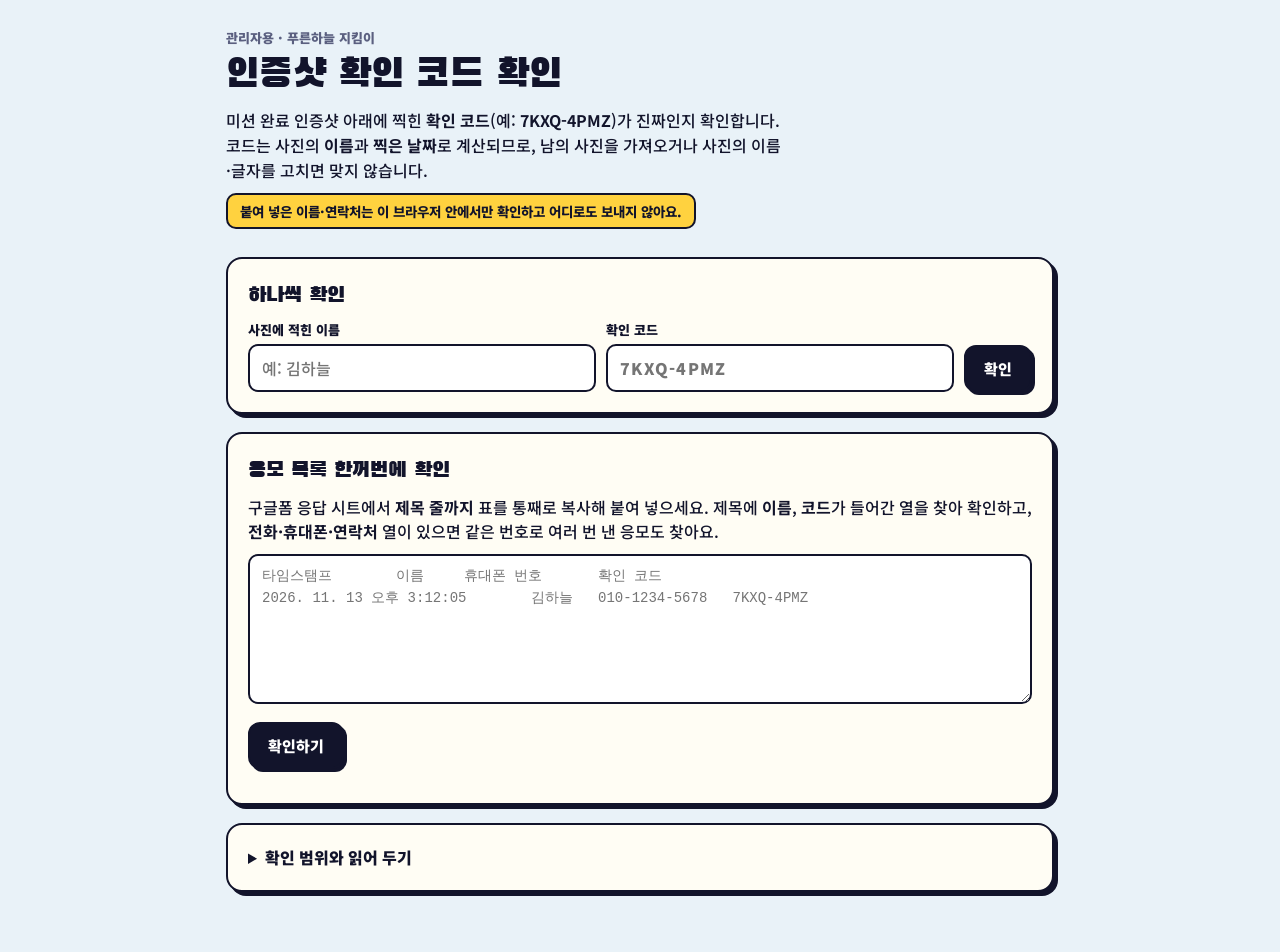
<file: check/index.html>
<!doctype html>
<html lang="ko">
<head>
<meta charset="utf-8">
<meta name="viewport" content="width=device-width, initial-scale=1">
<meta name="robots" content="noindex, nofollow">
<title>인증샷 확인 코드 확인</title>
<link rel="preconnect" href="https://fonts.googleapis.com">
<link rel="preconnect" href="https://fonts.gstatic.com" crossorigin>
<link href="https://fonts.googleapis.com/css2?family=Black+Han+Sans&family=Noto+Sans+KR:wght@500;700;900&display=swap" rel="stylesheet">
<style>
:root{--ink:#12142b;--paper:#fffdf4;--soft:#f4efd8;--line:#c9c4ad;--muted:#5b6080;--sun:#ffd23f;--ok:#0b7f6a;--okbg:#d9f5ec;--bad:#c2341f;--badbg:#fde3de;--warn:#8a5a00;--warnbg:#fff3c4;
  --disp:'Black Han Sans','Noto Sans KR','Malgun Gothic',sans-serif;--body:'Noto Sans KR','Malgun Gothic','Apple SD Gothic Neo',system-ui,sans-serif}
*{box-sizing:border-box}
html,body{margin:0;background:#e9f2f8;color:var(--ink);font-family:var(--body);font-weight:500;line-height:1.55}
main{max-width:860px;margin:0 auto;padding:28px 16px 60px}
.k{font-size:13px;font-weight:900;color:var(--muted)}
h1{font-family:var(--disp);font-weight:400;font-size:clamp(28px,6vw,40px);line-height:1.15;margin:4px 0 10px}
h2{font-family:var(--disp);font-weight:400;font-size:22px;margin:0 0 6px}
p{margin:0 0 10px}
.lead{max-width:62ch}
.safe{display:inline-block;padding:6px 12px;border:2px solid var(--ink);border-radius:10px;background:var(--sun);font-size:13.5px;font-weight:800}
.card{margin-top:18px;padding:20px;border:2.5px solid var(--ink);border-radius:16px;background:var(--paper);box-shadow:4px 4px 0 var(--ink)}
.fine{font-size:13px;color:var(--muted)}
.grid{display:grid;grid-template-columns:1fr 1fr auto;gap:10px;align-items:end}
label span{display:block;font-size:13px;font-weight:900;margin-bottom:4px}
input,textarea{width:100%;font:inherit;font-size:16px;color:var(--ink);padding:10px 12px;border:2px solid var(--ink);border-radius:10px;background:#fff}
input:focus-visible,textarea:focus-visible,button:focus-visible,summary:focus-visible{outline:3px solid #2f9bff;outline-offset:2px}
#oneCode{font-weight:900;letter-spacing:.08em;text-transform:uppercase}
textarea{min-height:150px;font-size:14px;font-family:ui-monospace,Consolas,monospace;resize:vertical}
button{font:inherit;font-weight:900;font-size:15px;padding:10px 18px;border:2.5px solid var(--ink);border-radius:12px;background:#fff;color:var(--ink);box-shadow:3px 3px 0 var(--ink);cursor:pointer;white-space:nowrap}
button.primary{background:var(--ink);color:#fff}
button:active{transform:translate(2px,2px);box-shadow:1px 1px 0 var(--ink)}
.row{display:flex;flex-wrap:wrap;gap:10px;align-items:center;margin-top:12px}
.res{margin-top:14px;padding:12px 14px;border:2px solid var(--ink);border-radius:12px;font-weight:700}
.res b{font-size:17px}
.res.ok{background:var(--okbg)}.res.bad{background:var(--badbg)}.res.warn{background:var(--warnbg)}
.cols{font-size:13px;color:var(--muted);margin-top:10px}
.sum{display:flex;flex-wrap:wrap;gap:8px;margin-top:14px}
.sum span{padding:4px 12px;border:2px solid var(--ink);border-radius:99px;font-size:13.5px;font-weight:900;background:#fff}
.sum .ok{background:var(--okbg)}.sum .bad{background:var(--badbg)}.sum .warn{background:var(--warnbg)}
.tbl{margin-top:12px;overflow-x:auto;border:2px solid var(--ink);border-radius:12px;background:#fff}
table{width:100%;border-collapse:collapse;font-size:14px}
th,td{padding:8px 10px;text-align:left;border-bottom:1px solid var(--line);vertical-align:top}
th{background:var(--soft);font-size:12.5px;white-space:nowrap}
tr:last-child td{border-bottom:0}
td.n{color:var(--muted);font-variant-numeric:tabular-nums;white-space:nowrap}
td.c{font-weight:900;letter-spacing:.06em;white-space:nowrap}
td.r{min-width:190px}
.tag{display:inline-block;margin:1px 4px 1px 0;padding:1px 8px;border-radius:6px;font-size:12.5px;font-weight:900}
.tag.ok{background:var(--okbg);color:var(--ok)}.tag.bad{background:var(--badbg);color:var(--bad)}.tag.warn{background:var(--warnbg);color:var(--warn)}
details{margin-top:18px}
summary{cursor:pointer;font-weight:900}
.range{display:flex;flex-wrap:wrap;gap:10px;margin-top:10px}
.range label{flex:1 1 160px}
ul{margin:6px 0 0;padding-left:20px}li{margin:3px 0}
@media (max-width:620px){.grid{grid-template-columns:1fr}.grid button{width:100%}}
</style>
</head>
<body>
<main>
  <div class="k">관리자용 · 푸른하늘 지킴이</div>
  <h1>인증샷 확인 코드 확인</h1>
  <p class="lead">미션 완료 인증샷 아래에 찍힌 <b>확인 코드</b>(예: <b style="white-space:nowrap">7KXQ-4PMZ</b>)가 진짜인지 확인합니다. 코드는 사진의 <b>이름</b>과 <b>찍은 날짜</b>로 계산되므로, 남의 사진을 가져오거나 사진의 이름·글자를 고치면 맞지 않습니다.</p>
  <p class="safe">붙여 넣은 이름·연락처는 이 브라우저 안에서만 확인하고 어디로도 보내지 않아요.</p>

  <section class="card" aria-labelledby="h-one">
    <h2 id="h-one">하나씩 확인</h2>
    <div class="grid">
      <label><span>사진에 적힌 이름</span><input id="oneName" autocomplete="off" placeholder="예: 김하늘"></label>
      <label><span>확인 코드</span><input id="oneCode" autocomplete="off" placeholder="7KXQ-4PMZ" maxlength="12"></label>
      <button class="primary" id="oneGo" type="button">확인</button>
    </div>
    <div id="oneRes" aria-live="polite"></div>
  </section>

  <section class="card" aria-labelledby="h-many">
    <h2 id="h-many">응모 목록 한꺼번에 확인</h2>
    <p>구글폼 응답 시트에서 <b>제목 줄까지</b> 표를 통째로 복사해 붙여 넣으세요. 제목에 <b>이름</b>, <b>코드</b>가 들어간 열을 찾아 확인하고, <b>전화·휴대폰·연락처</b> 열이 있으면 같은 번호로 여러 번 낸 응모도 찾아요.</p>
    <textarea id="many" spellcheck="false" placeholder="타임스탬프	이름	휴대폰 번호	확인 코드
2026. 11. 13 오후 3:12:05	김하늘	010-1234-5678	7KXQ-4PMZ"></textarea>
    <div class="row"><button class="primary" id="manyGo" type="button">확인하기</button><button id="manyCopy" type="button" hidden>결과 열 복사</button><span class="fine" id="copyMsg" aria-live="polite"></span></div>
    <div id="manyCols" class="cols"></div>
    <div id="manySum" class="sum" aria-live="polite"></div>
    <div id="manyTbl"></div>
    <p class="fine" id="copyHelp" hidden>'결과 열 복사'를 누른 뒤 시트에서 비어 있는 열의 <b>제목 줄 칸</b>을 눌러 붙여 넣으면 줄마다 결과가 나란히 들어가요.</p>
  </section>

  <details class="card">
    <summary>확인 범위와 읽어 두기</summary>
    <div class="range">
      <label><span>이날부터 찍은 사진</span><input type="date" id="from"></label>
      <label><span>이날까지 찍은 사진</span><input type="date" id="to"></label>
    </div>
    <ul class="fine">
      <li>코드 앞 4자리는 기기마다 처음 인증샷을 찍을 때 정해져요. 앞 4자리가 같은데 이름이 다르면 <b>같은 기기에서 여러 번</b> 낸 응모일 수 있어요 (드물게 우연히 겹칠 수도 있어요).</li>
      <li>이름의 띄어쓰기와 영문 대소문자는 따지지 않아요. 글자가 하나라도 다르면 코드가 맞지 않아요.</li>
      <li>코드는 게임 안에서 계산되므로, 게임 코드를 뜯어보는 사람까지 막지는 못해요. 경품이 큰 이벤트라면 추첨 뒤 당첨자의 게임 화면을 한 번 더 확인해 주세요.</li>
    </ul>
  </details>
</main>

<script>
/* 인증샷 확인 코드 — 게임(../index.html)의 같은 부분과 글자 하나까지 똑같아야 해요. */
const CC_ABC = '23456789ABCDEFGHJKLMNPQRSTUVWXYZ', CC_SALT = 'pm-season|푸른하늘지킴이|cert-1';
function ccHash(str) { // cyrb53 (53비트 해시)
  let h1 = 0xdeadbeef, h2 = 0x41c6ce57;
  for (let i = 0; i < str.length; i++) { const c = str.charCodeAt(i); h1 = Math.imul(h1 ^ c, 2654435761); h2 = Math.imul(h2 ^ c, 1597334677); }
  h1 = Math.imul(h1 ^ (h1 >>> 16), 2246822507) ^ Math.imul(h2 ^ (h2 >>> 13), 3266489909);
  h2 = Math.imul(h2 ^ (h2 >>> 16), 2246822507) ^ Math.imul(h1 ^ (h1 >>> 13), 3266489909);
  return 4294967296 * (2097151 & h2) + (h1 >>> 0);
}
const ccName = (s) => String(s || '').normalize('NFC').replace(/\s+/g, '').toLowerCase();
function ccSign(key, name, ymd) { let h = ccHash(`${CC_SALT}|${key}|${ccName(name)}|${ymd}`), t = ''; for (let i = 0; i < 4; i++) { t += CC_ABC[h % 32]; h = Math.floor(h / 32); } return t; }
const ccYmd = (d) => `${d.getFullYear()}${String(d.getMonth() + 1).padStart(2, '0')}${String(d.getDate()).padStart(2, '0')}`;

/* ---------- 확인 ---------- */
const $ = (s) => document.querySelector(s);
const esc = (s) => String(s).replace(/[&<>"']/g, (c) => ({ '&': '&amp;', '<': '&lt;', '>': '&gt;', '"': '&quot;', "'": '&#39;' })[c]);
const isoDay = (d) => `${d.getFullYear()}-${String(d.getMonth() + 1).padStart(2, '0')}-${String(d.getDate()).padStart(2, '0')}`;
$('#from').value = '2026-11-01'; $('#to').value = isoDay(new Date());

const cleanCode = (s) => String(s || '').toUpperCase().replace(/[\s\-–—_.·]/g, '');
const codeShape = (c) => c.length === 8 && [...c].every((ch) => CC_ABC.includes(ch));
let dayList = [];
function days() { // 확인할 날짜들 (YYYYMMDD)
  const a = new Date(($('#from').value || '2026-11-01') + 'T12:00'), b = new Date(($('#to').value || isoDay(new Date())) + 'T12:00'), out = [];
  if (isNaN(a) || isNaN(b)) return out;
  for (let d = new Date(a); d <= b && out.length < 3700; d.setDate(d.getDate() + 1)) out.push(ccYmd(d));
  return out;
}
function verify(name, raw) {
  const c = cleanCode(raw);
  if (!c) return { st: 'bad', msg: '코드가 비어 있어요' };
  if (!codeShape(c)) return { st: 'bad', msg: '코드 모양이 아니에요', c };
  if (!ccName(name)) return { st: 'bad', msg: '이름이 비어 있어요', c };
  const key = c.slice(0, 4), sig = c.slice(4);
  const hit = dayList.find((ymd) => ccSign(key, name, ymd) === sig);
  return hit ? { st: 'ok', msg: `${+hit.slice(0, 4)}. ${+hit.slice(4, 6)}. ${+hit.slice(6)}. 인증샷`, c, key } : { st: 'bad', msg: '코드가 맞지 않아요', c, key };
}
const pretty = (c) => (c && c.length === 8 ? `${c.slice(0, 4)}-${c.slice(4)}` : c || '');

$('#oneGo').onclick = () => {
  dayList = days(); const name = $('#oneName').value, r = verify(name, $('#oneCode').value);
  $('#oneRes').innerHTML = r.st === 'ok'
    ? `<div class="res ok"><b>✅ 진짜 인증샷이에요</b><br>${esc(name.trim())} · ${esc(pretty(r.c))} · ${r.msg}</div>`
    : `<div class="res bad"><b>❌ ${r.msg}</b><br>${r.c && codeShape(r.c) ? '사진의 이름과 글자가 똑같은지, 찍은 날짜가 확인 범위 안인지 봐 주세요.' : '확인 코드는 영문·숫자 8자리예요 (예: <span style="white-space:nowrap">7KXQ-4PMZ</span>). 0·1·I·O 는 쓰지 않아요.'}</div>`;
};
['#oneName', '#oneCode'].forEach((s) => $(s).addEventListener('keydown', (e) => { if (e.key === 'Enter') $('#oneGo').click(); }));

/* ---------- 목록 한꺼번에 ---------- */
function parseTable(text) { // 탭(시트에서 복사) 또는 쉼표(CSV)로 나뉜 표. 따옴표로 감싼 칸도 읽음
  const delim = text.includes('\t') ? '\t' : ',', rows = []; let row = [], cell = '', q = false;
  for (let i = 0; i < text.length; i++) {
    const ch = text[i];
    if (q) { if (ch === '"') { if (text[i + 1] === '"') { cell += '"'; i++; } else q = false; } else cell += ch; continue; }
    if (ch === '"' && cell === '') q = true;
    else if (ch === delim) { row.push(cell); cell = ''; }
    else if (ch === '\n' || ch === '\r') { if (ch === '\r' && text[i + 1] === '\n') i++; row.push(cell); rows.push(row); row = []; cell = ''; }
    else cell += ch;
  }
  if (cell !== '' || row.length) { row.push(cell); rows.push(row); }
  return rows.filter((r) => r.some((c) => c.trim()));
}
const colName = (i) => { let s = ''; i++; while (i) { const m = (i - 1) % 26; s = String.fromCharCode(65 + m) + s; i = Math.floor((i - 1) / 26); } return s; };
const phoneKey = (s) => String(s || '').replace(/\D/g, '');
let lastRes = null;

$('#manyGo').onclick = () => {
  dayList = days(); const rows = parseTable($('#many').value);
  $('#manyCopy').hidden = $('#copyHelp').hidden = true; $('#copyMsg').textContent = ''; lastRes = null;
  if (!rows.length) { $('#manyCols').textContent = ''; $('#manySum').innerHTML = '<span class="bad">붙여 넣은 내용이 없어요</span>'; $('#manyTbl').innerHTML = ''; return; }
  // 열 찾기: 제목 줄에서 이름·코드·연락처. 제목이 없으면 코드 모양이 가장 많은 열을 코드로, 그 앞의 첫 열을 이름으로
  const head = rows[0].map((c) => c.trim()), find = (re, not) => head.findIndex((h) => re.test(h) && !(not && not.test(h)));
  let ci = find(/코드|code/i), ni = find(/이름|성명|닉네임|name/i, /코드|code/i), pi = find(/전화|휴대|핸드폰|연락처|phone|mobile/i);
  const hasHead = ci >= 0 && ni >= 0;
  if (!hasHead) {
    const n = Math.max(...rows.map((r) => r.length)), score = Array.from({ length: n }, (_, j) => rows.filter((r) => codeShape(cleanCode(r[j]))).length);
    ci = score.indexOf(Math.max(...score)); ni = ci === 0 ? 1 : 0; pi = -1;
    if (!score[ci]) { $('#manyCols').textContent = ''; $('#manySum').innerHTML = '<span class="bad">확인 코드가 든 열을 찾지 못했어요. 제목 줄(이름, 확인 코드)까지 함께 붙여 넣어 주세요.</span>'; $('#manyTbl').innerHTML = ''; return; }
  }
  const lab = (i) => `${colName(i)}열${hasHead ? ` '${head[i]}'` : ''}`;
  $('#manyCols').textContent = `이름: ${lab(ni)} · 코드: ${lab(ci)}${pi >= 0 ? ` · 연락처: ${lab(pi)}` : ' · 연락처 열 없음'}`;
  const data = (hasHead ? rows.slice(1) : rows).map((r, i) => ({ line: i + (hasHead ? 2 : 1), name: (r[ni] || '').trim(), code: r[ci] || '', phone: pi >= 0 ? phoneKey(r[pi]) : '' }));
  const seenCode = new Map(), seenKey = new Map(), seenPhone = new Map();
  data.forEach((d) => {
    const r = verify(d.name, d.code); d.st = r.st; d.msg = r.msg; d.c = r.c; d.tags = [];
    if (r.c && codeShape(r.c)) {
      if (seenCode.has(r.c)) d.tags.push(['warn', `같은 코드 (${seenCode.get(r.c)}행)`]); else seenCode.set(r.c, d.line);
      const k = r.c.slice(0, 4);
      if (r.st === 'ok') { const o = seenKey.get(k); if (o && o.code !== r.c) d.tags.push(['warn', `같은 기기일 수 있음 (${o.line}행)`]); else if (!o) seenKey.set(k, { line: d.line, code: r.c }); }
    }
    if (d.phone) { if (seenPhone.has(d.phone)) d.tags.push(['warn', `같은 연락처 (${seenPhone.get(d.phone)}행)`]); else seenPhone.set(d.phone, d.line); }
  });
  const ok = data.filter((d) => d.st === 'ok'), clean = ok.filter((d) => !d.tags.length), bad = data.length - ok.length, warn = data.filter((d) => d.tags.length).length;
  $('#manySum').innerHTML = `<span>전체 ${data.length}건</span><span class="ok">문제없음 ${clean.length}</span><span class="bad">코드 틀림 ${bad}</span><span class="warn">중복 의심 ${warn}</span>`;
  $('#manyTbl').innerHTML = `<div class="tbl"><table><thead><tr><th>행</th><th>이름</th><th>확인 코드</th><th>결과</th></tr></thead><tbody>${data.map((d) => `<tr><td class="n">${d.line}</td><td>${esc(d.name) || '<span class="fine">(비어 있음)</span>'}</td><td class="c">${esc(pretty(d.c) || d.code)}</td><td class="r"><span class="tag ${d.st}">${d.st === 'ok' ? '✅ ' : '❌ '}${esc(d.msg)}</span>${d.tags.map(([k, t]) => `<span class="tag ${k}">⚠️ ${esc(t)}</span>`).join('')}</td></tr>`).join('')}</tbody></table></div>`;
  lastRes = { hasHead, data }; $('#manyCopy').hidden = $('#copyHelp').hidden = false;
};
$('#manyCopy').onclick = async () => {
  if (!lastRes) return;
  const lines = lastRes.data.map((d) => [(d.st === 'ok' ? '확인' : '틀림: ' + d.msg), ...d.tags.map((t) => t[1])].join(' / '));
  const text = (lastRes.hasHead ? ['코드 확인 결과', ...lines] : lines).join('\n');
  try { await navigator.clipboard.writeText(text); $('#copyMsg').textContent = `${lines.length}줄을 복사했어요.`; }
  catch (e) { const t = document.createElement('textarea'); t.value = text; document.body.appendChild(t); t.select(); document.execCommand('copy'); t.remove(); $('#copyMsg').textContent = `${lines.length}줄을 복사했어요.`; }
};
</script>
</body>
</html>
</file>
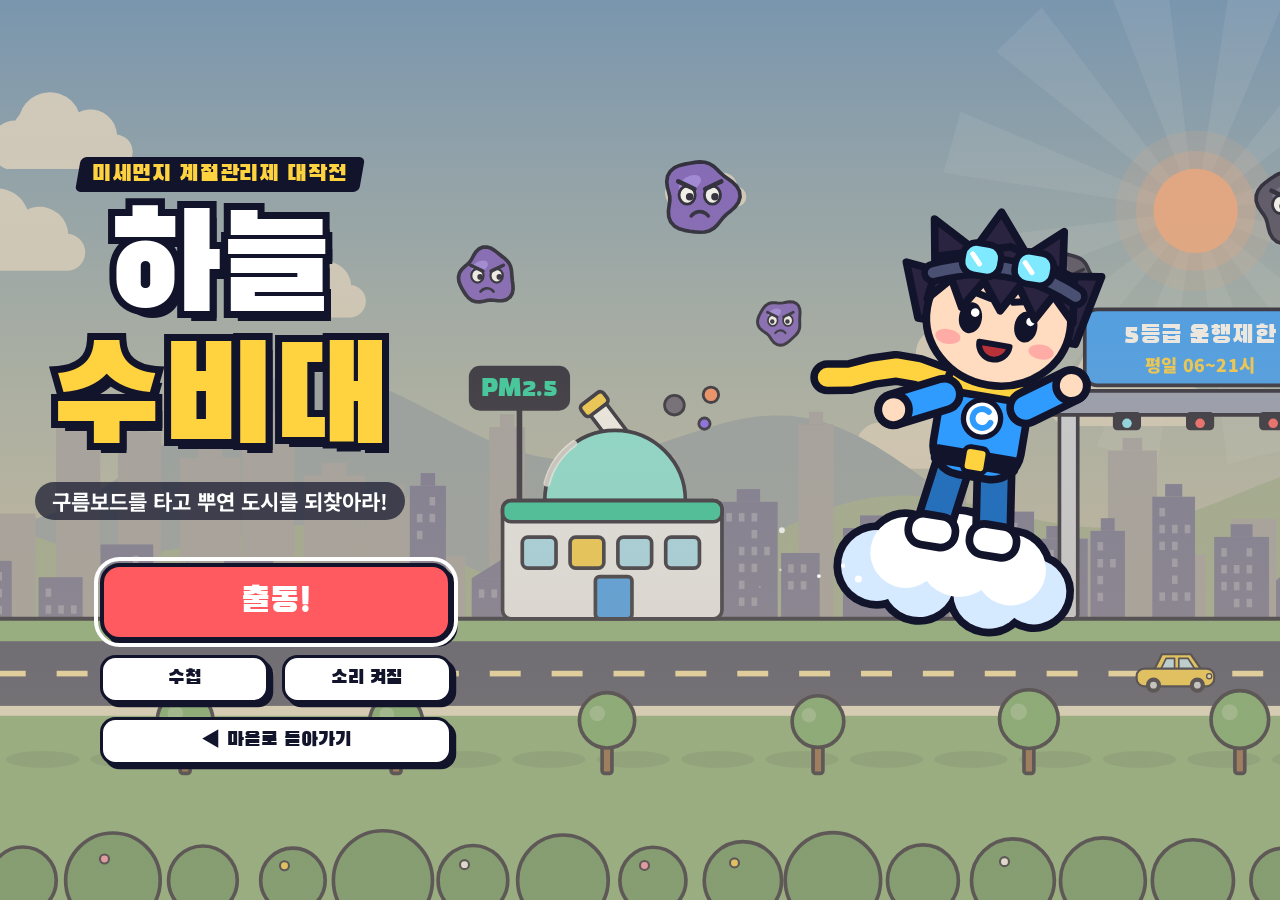
<file: hq/index.html>
<!doctype html>
<html lang="ko">
<head>
<meta charset="utf-8">
<meta name="viewport" content="width=device-width, initial-scale=1, maximum-scale=1, user-scalable=no, viewport-fit=cover">
<title>하늘 수비대 · 미세먼지 계절관리제 대작전</title>
<meta name="description" content="구름보드를 타고 뿌연 도시를 되찾아라! 미세먼지 계절관리제·비상저감조치·시민 행동요령을 다섯 가지 작전으로 배우는 게임">
<meta name="theme-color" content="#12142b">
<meta property="og:type" content="website">
<meta property="og:title" content="하늘 수비대 · 미세먼지 계절관리제 대작전">
<meta property="og:description" content="구름보드를 타고 뿌연 도시를 되찾아라! 다섯 가지 작전으로 배우는 계절관리제·비상저감조치·시민 행동요령">
<meta property="og:image" content="https://pm-intro.vercel.app/hq/og.jpg">
<meta property="og:image:width" content="1200">
<meta property="og:image:height" content="630">
<meta name="twitter:card" content="summary_large_image">
<link rel="preconnect" href="https://fonts.googleapis.com">
<link rel="preconnect" href="https://fonts.gstatic.com" crossorigin>
<link href="https://fonts.googleapis.com/css2?family=Black+Han+Sans&family=Noto+Sans+KR:wght@500;700;900&display=swap" rel="stylesheet">
<style>
:root{--ink:#12142b;--paper:#fffdf4;--sky:#2f9bff;--sun:#ffd23f;--coral:#ff5a5f;--mint:#19d3a2;--vio:#7b5cff;--u:1px;
  --disp:'Black Han Sans','Noto Sans KR','Malgun Gothic','Apple SD Gothic Neo',sans-serif;--body:'Noto Sans KR','Pretendard','Malgun Gothic','Apple SD Gothic Neo',system-ui,sans-serif}
*{box-sizing:border-box;margin:0}
[hidden]{display:none!important}
html,body{height:100%;overflow:hidden;background:#12142b;color:var(--ink);font-family:var(--body);font-weight:500;-webkit-font-smoothing:antialiased;-webkit-tap-highlight-color:transparent;-webkit-user-select:none;user-select:none;touch-action:none;word-break:keep-all}
button,input{font:inherit;color:inherit}
button{cursor:pointer}
#cv{position:fixed;inset:0;width:100%;height:100%;display:block}
.d{font-family:var(--disp);font-weight:400}

/* 단추 · 판 · 꼬리표 */
.b{display:inline-flex;align-items:center;justify-content:center;gap:.35em;min-height:calc(var(--u)*46);padding:0 calc(var(--u)*18);border:calc(var(--u)*3) solid var(--ink);border-radius:calc(var(--u)*14);background:var(--sun);box-shadow:calc(var(--u)*4) calc(var(--u)*4) 0 var(--ink);font-family:var(--disp);font-size:calc(var(--u)*19);line-height:1.1;white-space:nowrap;transition:transform .06s,box-shadow .06s}
.b:active{transform:translate(calc(var(--u)*3),calc(var(--u)*3));box-shadow:calc(var(--u)*1) calc(var(--u)*1) 0 var(--ink)}
.b:focus-visible{outline:calc(var(--u)*3) solid #fff;outline-offset:calc(var(--u)*2)}
.b.go{background:var(--coral);color:#fff}.b.mint{background:var(--mint)}.b.w{background:#fff}.b.sky{background:var(--sky);color:#fff}
.b.sm{min-height:calc(var(--u)*34);padding:0 calc(var(--u)*12);font-size:calc(var(--u)*14);border-width:calc(var(--u)*2.5);border-radius:calc(var(--u)*11);box-shadow:calc(var(--u)*3) calc(var(--u)*3) 0 var(--ink)}
.b.big{width:100%;min-height:calc(var(--u)*56);font-size:calc(var(--u)*25)}
.b[disabled]{opacity:.45;pointer-events:none}
.pn{background:var(--paper);border:calc(var(--u)*3) solid var(--ink);border-radius:calc(var(--u)*20);box-shadow:calc(var(--u)*6) calc(var(--u)*6) 0 var(--ink)}
.tg{display:inline-block;padding:calc(var(--u)*2) calc(var(--u)*10);background:var(--ink);color:var(--sun);font-family:var(--disp);font-size:calc(var(--u)*12.5);letter-spacing:.03em;transform:skewX(-10deg);border-radius:calc(var(--u)*4)}
.tg>span{display:inline-block;transform:skewX(10deg)}
.stars{font-size:calc(var(--u)*21);line-height:1;letter-spacing:.04em;color:#d9d5c3;white-space:nowrap}
.stars b{color:#ffb300;font-weight:400}

/* 본부 화면 */
#ui{position:fixed;inset:0;z-index:10;display:flex;flex-direction:column;justify-content:space-between;padding:calc(var(--u)*10) calc(var(--u)*10) calc(var(--u)*14);pointer-events:none}
#ui>*>*{pointer-events:auto}
.top{display:flex;flex-wrap:wrap;align-items:flex-start;gap:calc(var(--u)*8)}
.me{display:flex;align-items:center;gap:calc(var(--u)*7);padding:calc(var(--u)*3) calc(var(--u)*13) calc(var(--u)*3) calc(var(--u)*3);border:calc(var(--u)*2.5) solid var(--ink);border-radius:99px;background:var(--paper);box-shadow:calc(var(--u)*3) calc(var(--u)*3) 0 var(--ink);text-align:left}
.me canvas{width:calc(var(--u)*40);height:calc(var(--u)*40);border-radius:50%;background:var(--sky);border:calc(var(--u)*2) solid var(--ink)}
.me b{display:block;font-family:var(--disp);font-weight:400;font-size:calc(var(--u)*15);line-height:1.15;max-width:calc(var(--u)*90);overflow:hidden;text-overflow:ellipsis;white-space:nowrap}
.me i{display:block;font-style:normal;font-size:calc(var(--u)*10);font-weight:700;color:#5b6080;white-space:nowrap}
.pm{margin-left:auto;min-width:calc(var(--u)*158);padding:calc(var(--u)*5) calc(var(--u)*12) calc(var(--u)*8);border:calc(var(--u)*2.5) solid var(--ink);border-radius:calc(var(--u)*14);background:var(--ink);color:#fff;box-shadow:calc(var(--u)*3) calc(var(--u)*3) 0 rgba(18,20,43,.4)}
.pm small{display:block;font-size:calc(var(--u)*9.5);font-weight:700;opacity:.75}
.pm .n{display:flex;align-items:baseline;gap:calc(var(--u)*4)}
.pm .n b{font-family:var(--disp);font-weight:400;font-size:calc(var(--u)*30);line-height:1.05;font-variant-numeric:tabular-nums}
.pm .n span{font-size:calc(var(--u)*10);opacity:.75}
.pm .n em{margin-left:auto;align-self:center;padding:calc(var(--u)*1) calc(var(--u)*9);border-radius:99px;font-style:normal;font-weight:900;font-size:calc(var(--u)*12);color:#fff;white-space:nowrap}
.pm .bar{position:relative;height:calc(var(--u)*6);margin-top:calc(var(--u)*4);border-radius:99px;background:rgba(255,255,255,.2)}
.pm .bar i{position:absolute;left:0;top:0;bottom:0;border-radius:99px;background:linear-gradient(90deg,var(--mint),#7fe9ff);transition:width .9s cubic-bezier(.2,1,.3,1)}
.pm .bar u{position:absolute;right:0;top:calc(var(--u)*8);font-size:calc(var(--u)*8.5);font-weight:700;text-decoration:none;opacity:.75;white-space:nowrap}
.tools{display:flex;gap:calc(var(--u)*7);width:100%;justify-content:flex-end;margin-top:calc(var(--u)*8)}
body.wide .tools{width:auto;margin-top:0}
.bot{display:flex;align-items:center;justify-content:center;gap:calc(var(--u)*7)}
.nav{flex:none;width:calc(var(--u)*38);height:calc(var(--u)*38);padding:0;border:calc(var(--u)*2.5) solid var(--ink);border-radius:50%;background:#fff;box-shadow:calc(var(--u)*3) calc(var(--u)*3) 0 var(--ink);font-size:calc(var(--u)*15);font-weight:900}
.nav:active{transform:translate(calc(var(--u)*2),calc(var(--u)*2));box-shadow:calc(var(--u)*1) calc(var(--u)*1) 0 var(--ink)}
.mc{position:relative;flex:1;min-width:0;max-width:calc(var(--u)*420);padding:calc(var(--u)*12) calc(var(--u)*14) calc(var(--u)*13)}
.mc.in{animation:mcIn .38s cubic-bezier(.2,1.3,.3,1)}
@keyframes mcIn{from{transform:translateY(calc(var(--u)*26)) rotate(1.5deg);opacity:0}}
.mc .no{position:absolute;right:calc(var(--u)*12);top:calc(var(--u)*-26);font-family:var(--disp);font-size:calc(var(--u)*56);line-height:1;color:var(--sun);-webkit-text-stroke:calc(var(--u)*7) var(--ink);paint-order:stroke fill}
.mc h2{margin:calc(var(--u)*6) 0 calc(var(--u)*3);font-family:var(--disp);font-weight:400;font-size:calc(var(--u)*26);line-height:1.15}
.mc p{min-height:2.9em;font-size:calc(var(--u)*12.5);line-height:1.45}
.mc .row{display:flex;align-items:center;gap:calc(var(--u)*10);margin-top:calc(var(--u)*9)}
.mc .row .b{flex:1}
.dots{position:absolute;left:0;right:0;bottom:calc(var(--u)*-11);display:flex;justify-content:center;gap:calc(var(--u)*5);pointer-events:none}
.dots i{width:calc(var(--u)*7);height:calc(var(--u)*7);border-radius:50%;background:#fff;border:calc(var(--u)*1.5) solid var(--ink)}
.dots i.on{background:var(--sun);width:calc(var(--u)*18);border-radius:99px}
.dots i.ok{background:var(--mint)}

/* 본부: 궁금한 부분 고르기 판 · 고른 부분 카드 */
.mc.grid{padding:calc(var(--u)*11) calc(var(--u)*11) calc(var(--u)*12)}
body.wide .mc.grid{max-width:calc(var(--u)*640)}
.gh{display:flex;align-items:center;gap:calc(var(--u)*8);margin-bottom:calc(var(--u)*8)}
.gh small{font-size:calc(var(--u)*10.5);font-weight:700;color:#5b6080;line-height:1.3}
.tgrid{display:grid;grid-template-columns:1fr 1fr;gap:calc(var(--u)*7)}
body.wide .tgrid{grid-template-columns:repeat(3,1fr)}
.tc{position:relative;display:flex;flex-direction:column;align-items:flex-start;gap:calc(var(--u)*3);min-width:0;min-height:calc(var(--u)*56);padding:calc(var(--u)*6) calc(var(--u)*9) calc(var(--u)*5);border:calc(var(--u)*2.5) solid var(--ink);border-radius:calc(var(--u)*13);background:#fff;box-shadow:calc(var(--u)*3) calc(var(--u)*3) 0 var(--ink);text-align:left;transition:transform .06s,box-shadow .06s}
.tc:active{transform:translate(calc(var(--u)*2),calc(var(--u)*2));box-shadow:calc(var(--u)*1) calc(var(--u)*1) 0 var(--ink)}
.tc:focus-visible{outline:calc(var(--u)*3) solid var(--sun);outline-offset:calc(var(--u)*1)}
.tc em{font-style:normal;padding:calc(var(--u)*1) calc(var(--u)*7);border-radius:99px;color:#fff;font-size:calc(var(--u)*9.5);font-weight:900;white-space:nowrap}
.tc b{font-family:var(--disp);font-weight:400;font-size:calc(var(--u)*14);line-height:1.2}
.tc .stars{margin-top:auto;font-size:calc(var(--u)*12)}
.tc.ok{background:#eefff7}
.tc.ok::after{content:'✓';position:absolute;right:calc(var(--u)*6);top:calc(var(--u)*5);display:grid;place-items:center;width:calc(var(--u)*17);height:calc(var(--u)*17);border:calc(var(--u)*1.5) solid var(--ink);border-radius:50%;background:var(--mint);color:#fff;font-size:calc(var(--u)*10);font-weight:900}
.where{display:flex;align-items:center;gap:calc(var(--u)*7);margin-bottom:calc(var(--u)*6);font-size:calc(var(--u)*11.5);font-weight:900;color:#5b6080}
.where .stars{font-size:calc(var(--u)*14)}
.learn{margin:0;padding:calc(var(--u)*7) calc(var(--u)*10) calc(var(--u)*7) calc(var(--u)*25);border:calc(var(--u)*2) dashed var(--ink);border-radius:calc(var(--u)*11);background:#fff;font-size:calc(var(--u)*12.5);line-height:1.5}

/* 작전 화면 (가운데 360×640 틀) */
#stage{position:fixed;left:50%;top:50%;z-index:12;width:calc(var(--u)*360);height:calc(var(--u)*640);transform:translate(-50%,-50%);display:flex;flex-direction:column;padding:calc(var(--u)*10) calc(var(--u)*12) calc(var(--u)*14);pointer-events:none}
#stage>*{pointer-events:auto}
.gt{display:flex;align-items:center;gap:calc(var(--u)*8)}
.gt .x{flex:none;width:calc(var(--u)*34);height:calc(var(--u)*34);min-height:0;padding:0;border-radius:50%;font-family:var(--body);font-weight:900;font-size:calc(var(--u)*14)}
.gt .ti{flex:1;min-width:0;padding:calc(var(--u)*4) calc(var(--u)*12);border:calc(var(--u)*2.5) solid var(--ink);border-radius:99px;background:var(--ink);color:#fff;font-family:var(--disp);font-size:calc(var(--u)*14);white-space:nowrap;overflow:hidden;text-overflow:ellipsis}
.gt .sc{flex:none;padding:calc(var(--u)*4) calc(var(--u)*12);border:calc(var(--u)*2.5) solid var(--ink);border-radius:99px;background:var(--sun);font-family:var(--disp);font-size:calc(var(--u)*15);font-variant-numeric:tabular-nums;white-space:nowrap}
.tb{height:calc(var(--u)*9);margin-top:calc(var(--u)*7);border:calc(var(--u)*2.5) solid var(--ink);border-radius:99px;background:rgba(18,20,43,.5);overflow:hidden}
.tb i{display:block;height:100%;width:100%;background:var(--mint);transform-origin:0 50%}
#gm{flex:1;min-height:0;position:relative;pointer-events:none}
#gm>*{pointer-events:auto}
#gb{display:flex;flex-direction:column;gap:calc(var(--u)*9)}
.say{padding:calc(var(--u)*9) calc(var(--u)*13);font-size:calc(var(--u)*13.5);font-weight:700;line-height:1.45;border-radius:calc(var(--u)*14);box-shadow:calc(var(--u)*4) calc(var(--u)*4) 0 var(--ink)}
.say b{color:#d43d2a}.say em{font-style:normal;color:#0b7f6a;font-weight:900}
.opts{display:grid;grid-template-columns:1fr 1fr;gap:calc(var(--u)*9)}
.opts.one{grid-template-columns:1fr}
.opts .b{min-width:0;white-space:normal;padding:calc(var(--u)*6) calc(var(--u)*8);font-size:calc(var(--u)*16);text-align:center}
.opts .b{flex-direction:column;gap:0}
.opts.one .b{min-height:calc(var(--u)*40)}
.opts .b small{display:block;font-family:var(--body);font-weight:700;font-size:calc(var(--u)*10.5);opacity:.85}
.opts .b.ok{background:var(--mint);animation:pop .3s}.opts .b.no{background:#c9c9d6;animation:shake .3s}
@keyframes pop{40%{transform:scale(1.1)}}
@keyframes shake{25%{transform:translateX(calc(var(--u)*-5))}75%{transform:translateX(calc(var(--u)*5))}}

/* 덮는 판 */
#ovl{position:fixed;inset:0;z-index:20;display:none;flex-direction:column;align-items:center;justify-content:center;gap:calc(var(--u)*14);padding:calc(var(--u)*16) calc(var(--u)*14);background:rgba(18,20,43,.6);overflow:auto;touch-action:pan-y}
#ovl.show{display:flex}
#ovl.clear{background:transparent}
#ovl.low{justify-content:flex-end;padding-bottom:calc(var(--u)*22)}
.pnl{width:100%;max-width:calc(var(--u)*336);max-height:100%;padding:calc(var(--u)*16) calc(var(--u)*16) calc(var(--u)*17);overflow:auto;touch-action:pan-y;animation:pnIn .34s cubic-bezier(.2,1.3,.3,1)}
.pnl.wide{max-width:calc(var(--u)*520)}
@keyframes pnIn{from{transform:translateY(calc(var(--u)*30)) scale(.94);opacity:0}}
.pnl h2{margin:calc(var(--u)*7) 0 calc(var(--u)*6);font-family:var(--disp);font-weight:400;font-size:calc(var(--u)*27);line-height:1.15}
.pnl p{margin-bottom:calc(var(--u)*9);font-size:calc(var(--u)*13.5);line-height:1.55}
.pnl p b,.pnl li b{color:#d43d2a}
.pnl ul,.pnl ol{margin:0 0 calc(var(--u)*10);padding-left:calc(var(--u)*20);font-size:calc(var(--u)*13);line-height:1.55}
.rowb{display:flex;gap:calc(var(--u)*9);flex-wrap:wrap}
.rowb .b{flex:1}
.xx{position:sticky;top:0;float:right;z-index:2;width:calc(var(--u)*34);height:calc(var(--u)*34);min-height:0;padding:0;border-radius:50%;font-family:var(--body);font-weight:900;font-size:calc(var(--u)*14)}
.bigstars{text-align:center;font-size:calc(var(--u)*46);line-height:1.1;color:#d9d5c3;letter-spacing:.06em}
.bigstars b{display:inline-block;color:#ffb300;font-weight:400;animation:starIn .5s cubic-bezier(.2,1.6,.3,1) backwards}
.bigstars b:nth-child(2){animation-delay:.18s}.bigstars b:nth-child(3){animation-delay:.36s}
@keyframes starIn{from{transform:scale(0) rotate(-90deg)}}
.facts{margin:0 0 calc(var(--u)*12);padding:calc(var(--u)*10) calc(var(--u)*12) calc(var(--u)*10) calc(var(--u)*28);border:calc(var(--u)*2) dashed var(--ink);border-radius:calc(var(--u)*12);background:#fff}
.field{display:flex;align-items:center;gap:calc(var(--u)*8);font-family:var(--disp);font-size:calc(var(--u)*15)}
.field input{flex:1;min-width:0;padding:calc(var(--u)*7) calc(var(--u)*11);border:calc(var(--u)*2.5) solid var(--ink);border-radius:calc(var(--u)*11);background:#fff;font-family:var(--body);font-weight:700;font-size:calc(var(--u)*15);-webkit-user-select:text;user-select:text}

/* 제목 */
#ovl.title{justify-content:space-between;padding:calc(var(--u)*52) calc(var(--u)*14) calc(var(--u)*36)}
body.wide #ovl.title{align-items:flex-start;justify-content:center;gap:calc(var(--u)*30);padding-left:calc(50% - var(--u)*430)}
body.wide #ovl.title .tmenu{margin-left:calc(var(--u)*30)}
body.wide .logo h1{font-size:calc(var(--u)*96)}
body.wide .logo .tg{font-size:calc(var(--u)*16)}
body.wide .logo p{font-size:calc(var(--u)*15)}
body.wide #ovl.title .tmenu{margin-left:calc(var(--u)*46)}
.logo{text-align:center;color:#fff}
.logo h1{margin:calc(var(--u)*10) 0 calc(var(--u)*8);font-family:var(--disp);font-weight:400;font-size:calc(var(--u)*74);line-height:.98;color:#fff;-webkit-text-stroke:calc(var(--u)*10) var(--ink);paint-order:stroke fill;text-shadow:calc(var(--u)*5) calc(var(--u)*7) 0 var(--ink)}
.logo h1 span{display:inline-block;animation:drop .7s cubic-bezier(.2,1.5,.3,1) backwards}
.logo h1 em{font-style:normal;color:var(--sun)}
@keyframes drop{from{transform:translateY(calc(var(--u)*-140)) rotate(-25deg) scale(1.6);opacity:0}}
.logo p{display:inline-block;padding:calc(var(--u)*3) calc(var(--u)*12);border-radius:99px;background:rgba(18,20,43,.7);font-size:calc(var(--u)*13);font-weight:700;animation:fadeUp .6s .9s backwards}
@keyframes fadeUp{from{opacity:0;transform:translateY(calc(var(--u)*12))}}
.tmenu{display:flex;flex-direction:column;align-items:center;gap:calc(var(--u)*10);width:calc(var(--u)*250);max-width:100%;animation:fadeUp .6s 1.1s backwards}
.tmenu .b.go{animation:pulse 1.4s 2s infinite}
@keyframes pulse{50%{transform:scale(1.05)}}

/* 꾸미기 */
.tabs{display:flex;gap:calc(var(--u)*6);margin-bottom:calc(var(--u)*10);overflow-x:auto;scrollbar-width:none}
.tabs::-webkit-scrollbar{display:none}
.tabs button{flex:1 0 auto;padding:calc(var(--u)*5) calc(var(--u)*11);border:calc(var(--u)*2.5) solid var(--ink);border-radius:99px;background:#fff;font-family:var(--disp);font-size:calc(var(--u)*14);white-space:nowrap}
.tabs button.on{background:var(--ink);color:var(--sun)}
.opt{margin-bottom:calc(var(--u)*9)}
.opt>small{display:block;margin-bottom:calc(var(--u)*4);font-size:calc(var(--u)*10.5);font-weight:900;color:#5b6080}
.opt>div{display:flex;flex-wrap:wrap;gap:calc(var(--u)*7)}
.sw{width:calc(var(--u)*30);height:calc(var(--u)*30);padding:0;border:calc(var(--u)*2.5) solid var(--ink);border-radius:50%}
.ch{padding:calc(var(--u)*5) calc(var(--u)*11);border:calc(var(--u)*2.5) solid var(--ink);border-radius:calc(var(--u)*10);background:#fff;font-weight:900;font-size:calc(var(--u)*12.5)}
.sw.on,.ch.on{box-shadow:0 0 0 calc(var(--u)*3) var(--sun),0 0 0 calc(var(--u)*5.5) var(--ink);transform:scale(1.06)}
.ch.on{background:var(--sun)}

/* 수첩 */
.note h3{margin:calc(var(--u)*12) 0 calc(var(--u)*4);font-family:var(--disp);font-weight:400;font-size:calc(var(--u)*16);color:#0b7f6a}
.note h3:first-child{margin-top:0}
.note p,.note li{font-size:calc(var(--u)*12.5);line-height:1.6}
.note ul,.note ol{padding-left:calc(var(--u)*20)}
.note table{width:100%;margin-bottom:calc(var(--u)*8);border-collapse:collapse;font-size:calc(var(--u)*11.5);line-height:1.5}
.note th,.note td{border:1px solid #c5c1ad;padding:calc(var(--u)*4) calc(var(--u)*5);text-align:left;vertical-align:top}
.note th{background:#efeacb;font-weight:900;white-space:nowrap}
.note .src{margin-top:calc(var(--u)*12);padding-top:calc(var(--u)*8);border-top:1px solid #c5c1ad;font-size:calc(var(--u)*10);color:#666}
.pill{display:inline-block;padding:0 calc(var(--u)*7);border-radius:99px;font-size:calc(var(--u)*10.5);font-weight:900;color:#fff}

/* 움직이는 글자 · 화면 넘김 · 알림 */
#kin{position:fixed;left:0;right:0;top:24%;z-index:30;pointer-events:none;text-align:center;padding:0 calc(var(--u)*10)}
#kin div{display:inline-block;font-family:var(--disp);font-size:calc(var(--u)*46);line-height:1.08;color:#fff;-webkit-text-stroke:calc(var(--u)*8) var(--ink);paint-order:stroke fill;text-shadow:calc(var(--u)*4) calc(var(--u)*6) 0 var(--ink);transform-origin:50% 60%;animation:kin 1.5s cubic-bezier(.2,1.2,.3,1) forwards}
#kin div.s{font-size:calc(var(--u)*34)}
#kin small{display:block;margin-top:calc(var(--u)*8);font-family:var(--body);font-weight:900;font-size:calc(var(--u)*14);-webkit-text-stroke:0;text-shadow:none;color:var(--ink)}
#kin small span{display:inline-block;padding:calc(var(--u)*3) calc(var(--u)*12);border:calc(var(--u)*2.5) solid var(--ink);border-radius:99px;background:var(--paper)}
@keyframes kin{0%{opacity:0;transform:scale(2.8) rotate(-10deg)}12%{opacity:1;transform:scale(.94) rotate(-3deg)}19%{transform:scale(1.06) rotate(-3deg)}26%,82%{opacity:1;transform:scale(1) rotate(-3deg)}100%{opacity:0;transform:scale(.9) translateY(-40%) rotate(-3deg)}}
#wipe{position:fixed;inset:0;z-index:50;overflow:hidden;visibility:hidden;pointer-events:none}
#wipe.in,#wipe.out{visibility:visible;pointer-events:auto}
#wipe i{position:absolute;top:-10%;bottom:-10%;left:-35%;width:170%;transform:translateX(-115%) skewX(-18deg)}
#wipe i:nth-child(1){background:var(--sun)}#wipe i:nth-child(2){background:var(--coral)}#wipe i:nth-child(3){background:var(--ink)}
#wipe.in i{animation:wIn .46s cubic-bezier(.7,0,.2,1) forwards}
#wipe.in i:nth-child(2){animation-delay:.07s}#wipe.in i:nth-child(3){animation-delay:.14s}
#wipe.out i{transform:translateX(0) skewX(-18deg);animation:wOut .46s cubic-bezier(.7,0,.2,1) forwards}
#wipe.out i:nth-child(2){animation-delay:.07s}#wipe.out i:nth-child(1){animation-delay:.14s}
@keyframes wIn{to{transform:translateX(0) skewX(-18deg)}}
@keyframes wOut{to{transform:translateX(115%) skewX(-18deg)}}
#wipe .wt{position:absolute;inset:0;display:grid;place-content:center;gap:calc(var(--u)*8);padding:calc(var(--u)*20);text-align:center;color:#fff;opacity:0}
#wipe.hold .wt{opacity:1}
#wipe.hold .wt b{animation:wtIn .5s cubic-bezier(.2,1.4,.3,1) backwards}
#wipe.hold .wt span{animation:fadeUp .4s .15s backwards}
#wipe .wt em{font-style:normal;font-family:var(--disp);font-size:calc(var(--u)*15);color:var(--sun);letter-spacing:.2em}
#wipe .wt b{font-family:var(--disp);font-weight:400;font-size:calc(var(--u)*44);line-height:1.1}
#wipe .wt span{font-size:calc(var(--u)*14);font-weight:700;opacity:.9}
@keyframes wtIn{from{transform:translateX(calc(var(--u)*-90)) skewX(-20deg);opacity:0}}
#toast{position:fixed;left:0;right:0;bottom:calc(var(--u)*272);z-index:40;display:flex;flex-direction:column;align-items:center;gap:calc(var(--u)*6);padding:0 calc(var(--u)*14);pointer-events:none}
#toast div{max-width:calc(var(--u)*330);padding:calc(var(--u)*6) calc(var(--u)*14);border:calc(var(--u)*2.5) solid var(--ink);border-radius:calc(var(--u)*14);background:var(--paper);box-shadow:calc(var(--u)*3) calc(var(--u)*3) 0 var(--ink);font-size:calc(var(--u)*12.5);font-weight:700;line-height:1.4;text-align:center;animation:tin 3.4s ease forwards}
@keyframes tin{0%{opacity:0;transform:translateY(calc(var(--u)*14))}7%,86%{opacity:1;transform:none}100%{opacity:0}}
#meongBar{position:fixed;left:0;right:0;bottom:calc(var(--u)*18);z-index:15;display:flex;justify-content:center;gap:calc(var(--u)*8);flex-wrap:wrap;padding:0 calc(var(--u)*10);transition:opacity .6s}
#meongBar.dim{opacity:.18}
</style>
</head>
<body>
<canvas id="cv" aria-label="하늘 수비대 게임 화면"></canvas>
<div id="ui" hidden>
  <div class="top">
    <button class="me" id="uMe" aria-label="내 캐릭터 꾸미기"><canvas id="uFace" width="96" height="96"></canvas><span><b id="uName"></b><i id="uRank"></i></span></button>
    <div class="pm"><small>우리 도시 초미세먼지</small><div class="n"><b id="uPm">33</b><span>㎍/㎥</span><em id="uGrade">보통</em></div><div class="bar"><i id="uBar"></i><u>목표 19</u></div></div>
    <div class="tools"><button class="b sm w" id="uNote">수첩</button><button class="b sm w" id="uMeong">하늘멍</button><button class="b sm w" id="uSet">설정</button></div>
  </div>
  <div class="bot"><div class="mc pn" id="uCard"></div></div>
</div>
<div id="stage" hidden><div class="gt"><button class="b sm w x" id="gX" aria-label="그만하기">✕</button><span class="ti" id="gTi"></span><span class="sc" id="gSc"></span></div><div class="tb" id="gTb" hidden><i></i></div><div id="gm"></div><div id="gb"></div></div>
<div id="meongBar" hidden></div>
<div id="kin"></div>
<div id="toast"></div>
<div id="ovl"></div>
<div id="wipe"><i></i><i></i><i></i><div class="wt"><em></em><b></b><span></span></div></div>
<script>
'use strict';
/* =========================================================
   하늘 수비대 — 미세먼지 계절관리제 대작전
   그림은 모두 코드로 그린 벡터 모션그래픽(캔버스), 글자는 그 위에 또렷하게 얹음. 그림 파일·게임 엔진 없음.
   이 파일(index.html)은 src/ 의 조각들을 build.mjs 로 이어 붙여 만든 것 — 고칠 때는 src/ 를 고치고 `node src/build.mjs`.
   ========================================================= */
const $ = (s, r = document) => r.querySelector(s), $$ = (s, r = document) => [...r.querySelectorAll(s)];
const rand = (a, b) => a + Math.random() * (b - a), pick = (a) => a[(Math.random() * a.length) | 0];
const clamp = (v, a, b) => Math.max(a, Math.min(b, v)), lerp = (a, b, t) => a + (b - a) * t, TAU = Math.PI * 2;
const shuffle = (a) => { a = a.slice(); for (let i = a.length - 1; i > 0; i--) { const j = (Math.random() * (i + 1)) | 0; [a[i], a[j]] = [a[j], a[i]]; } return a; };
const esc = (s) => String(s).replace(/[&<>"']/g, (c) => ({ '&': '&amp;', '<': '&lt;', '>': '&gt;', '"': '&quot;', "'": '&#39;' }[c]));
const E = { out: (t) => 1 - (1 - t) ** 3, io: (t) => (t < 0.5 ? 4 * t * t * t : 1 - (-2 * t + 2) ** 3 / 2), back: (t) => 1 + 2.70158 * (t - 1) ** 3 + 1.70158 * (t - 1) ** 2, expo: (t) => (t >= 1 ? 1 : 1 - 2 ** (-10 * t)), lin: (t) => t };

/* ---------- 수치 (제7차 계절관리제 자료 기준) · 저장 ---------- */
const F = { start: 33, now: 20, goal: 19, round: '제7차(’25.12~’26.3)' };
const ORG = '';                 // 인증서 아래에 넣을 기관 이름 (비우면 넣지 않음)
const KEY = 'sky-hq-v1';
const LOOK0 = { type: 0, hair: 0, hairCol: 0, skin: 0, eye: 1, suit: 0, scarf: 0, gear: 1, board: 0 };
const S = { name: '', look: { ...LOOK0 }, made: 0, stars: {}, best: {}, fin: 0, mute: 0, sel: 0 };
try { const o = JSON.parse(localStorage.getItem(KEY)); if (o) { Object.assign(S, o); S.look = { ...LOOK0, ...(o.look || {}) }; } } catch (e) { /* 저장 못 하는 환경 */ }
const save = () => { if (EMBED) return; try { localStorage.setItem(KEY, JSON.stringify(S)); } catch (e) { /* ignore */ } };
const MIDS = ['lab', 'road', 'room', 'plant', 'town'];
const starSum = () => MIDS.reduce((a, k) => a + (S.stars[k] || 0), 0), doneN = () => MIDS.filter((k) => S.stars[k]).length;
const pmNow = () => Math.round(F.start - 2 * doneN() - 0.4 * (starSum() - doneN()));   // 작전을 마칠수록 33 → 19
const cleanNow = () => clamp((F.start - pmNow()) / (F.start - F.goal), 0, 1);
const gradeOf = (v) => (v <= 15 ? ['좋음', '#2f7de1'] : v <= 35 ? ['보통', '#1fae6e'] : v <= 75 ? ['나쁨', '#e59a00'] : ['매우 나쁨', '#e5484d']);
const rankOf = () => { const n = starSum(); return n >= 15 ? '푸른하늘 수비대장' : n >= 11 ? '하늘 지킴이' : n >= 6 ? '든든한 수비대원' : n >= 1 ? '새내기 수비대원' : '수습 대원'; };
const starHtml = (n, max = 3) => '<b>' + '★'.repeat(n) + '</b>' + '★'.repeat(max - n);

/* ---------- 소리: 부드러운 합성음 (파일 없음) ---------- */
const AU = (() => {
  let ctx = null, muted = !!S.mute, nz = null, song = null, step = 0, nextT = 0;
  const init = () => { if (!ctx) { const AC = window.AudioContext || window.webkitAudioContext; if (!AC) return; ctx = new AC(); nz = ctx.createBuffer(1, ctx.sampleRate * 0.5, ctx.sampleRate); const d = nz.getChannelData(0); for (let i = 0; i < d.length; i++) d[i] = Math.random() * 2 - 1; } else if (ctx.state === 'suspended') ctx.resume(); };
  const live = () => ctx && !muted && ctx.state === 'running';
  const tone = (f, dur, { type = 'triangle', vol = 0.07, to = f, at = 0, a = 0.006 } = {}) => { if (!live()) return; const t = ctx.currentTime + at, o = ctx.createOscillator(), g = ctx.createGain(); o.type = type; o.frequency.setValueAtTime(f, t); if (to !== f) o.frequency.exponentialRampToValueAtTime(Math.max(30, to), t + dur); g.gain.setValueAtTime(0.0001, t); g.gain.linearRampToValueAtTime(vol, t + a); g.gain.exponentialRampToValueAtTime(0.0001, t + dur); o.connect(g).connect(ctx.destination); o.start(t); o.stop(t + dur + 0.03); };
  const noise = (dur, vol = 0.08, at = 0, hp = 0) => { if (!live()) return; const t = ctx.currentTime + at, s = ctx.createBufferSource(), g = ctx.createGain(); s.buffer = nz; g.gain.setValueAtTime(vol, t); g.gain.exponentialRampToValueAtTime(0.0001, t + dur); if (hp) { const f = ctx.createBiquadFilter(); f.type = 'highpass'; f.frequency.value = hp; s.connect(f).connect(g); } else s.connect(g); g.connect(ctx.destination); s.start(t); s.stop(t + dur); };
  const hz = (n) => 261.63 * Math.pow(2, n / 12);
  const SONGS = { hub: { bpm: 100, ch: [[0, 4, 7], [-5, -1, 2], [-3, 0, 4], [-7, -3, 0]] }, game: { bpm: 140, ch: [[0, 4, 7], [-3, 0, 4], [-7, -3, 0], [-5, -1, 2]], hat: 1 }, calm: { bpm: 54, ch: [[0, 4, 7, 11], [-7, -3, 0, 4], [-3, 0, 4, 7], [-5, -1, 2, 5]], pad: 1 } };
  setInterval(() => {
    if (!live() || !song) return; const now = ctx.currentTime; if (nextT < now) nextT = now + 0.05; const beat = 60 / song.bpm / 2;
    while (nextT < now + 0.3) {
      const c = song.ch[(step >> 3) % 4], i = step & 7, at = nextT - now;
      if (song.pad) { if (i === 0) c.forEach((n, k) => tone(hz(n), beat * 9, { type: 'sine', vol: 0.03, at: at + k * 0.09, a: 0.5 })); if (i === 4 || i === 6) tone(hz(c[(step >> 1) % c.length] + 12), beat * 3, { type: 'sine', vol: 0.022, at, a: 0.04 }); }
      else { tone(hz(c[[0, 1, 2, 1, 0, 2, 1, 2][i]] + 12), beat * 0.95, { vol: 0.03, at }); if (i % 4 === 0) tone(hz(c[0] - 12), beat * 3.2, { type: 'sine', vol: 0.085, at }); if (song.hat && i % 2) noise(0.03, 0.022, at, 6000); if (song.hat && i === 4) noise(0.08, 0.03, at, 1500); }
      step++; nextT += beat;
    }
  }, 100);
  const seq = (ns, d, o = {}) => ns.forEach((n, i) => tone(hz(n), d * 1.6, { ...o, at: i * d }));
  return {
    init, get muted() { return muted; }, toggle() { muted = !muted; S.mute = muted ? 1 : 0; save(); return muted; },
    music(k) { const s = k ? SONGS[k] : null; if (s !== song) { song = s; step = 0; } },
    tap() { tone(660, 0.05, { vol: 0.05 }); }, pop() { tone(420, 0.09, { vol: 0.06, to: 880 }); }, tick() { tone(1200, 0.025, { type: 'square', vol: 0.02 }); },
    ok() { tone(784, 0.09, { vol: 0.07 }); tone(1175, 0.16, { vol: 0.07, at: 0.08 }); }, bad() { tone(196, 0.2, { type: 'sawtooth', vol: 0.05, to: 110 }); },
    star() { seq([12, 16, 19, 24], 0.07, { vol: 0.06 }); }, whoosh() { noise(0.32, 0.05, 0, 900); tone(300, 0.3, { type: 'sine', vol: 0.03, to: 900 }); },
    win() { seq([0, 4, 7, 12, 16, 19, 24], 0.09, { vol: 0.07 }); }, lose() { seq([7, 3, 0, -5], 0.2, { vol: 0.06 }); },
    siren() { for (let i = 0; i < 3; i++) { tone(880, 0.14, { type: 'square', vol: 0.035, at: i * 0.3 }); tone(660, 0.14, { type: 'square', vol: 0.035, at: i * 0.3 + 0.15 }); } },
    boom() { noise(0.25, 0.09); tone(150, 0.25, { type: 'sine', vol: 0.09, to: 45 }); },
  };
})();

/* ---------- 화면 틀: 가운데 360×640 이 항상 보이고, 남는 곳은 풍경으로 채움 ---------- */
const cv = $('#cv'), mainG = cv.getContext('2d');
let g = mainG;
const V = { w: 1, h: 1, s: 1, d: 1, L: 0, R: 360, T: 0, B: 640, W: 360, H: 640 };
function fit() {
  V.w = innerWidth; V.h = innerHeight; V.d = clamp(Math.sqrt(2.6e6 / (V.w * V.h)), 1, Math.max(1, Math.min(2, devicePixelRatio || 1)));
  cv.width = Math.round(V.w * V.d); cv.height = Math.round(V.h * V.d); V.s = Math.min(V.w / 360, V.h / 640); V.W = V.w / V.s; V.H = V.h / V.s;
  V.L = (360 - V.W) / 2; V.R = 360 - V.L; V.T = (640 - V.H) / 2; V.B = 640 - V.T;
  document.documentElement.style.setProperty('--u', V.s + 'px'); document.body.classList.toggle('wide', V.W > 560);
}
addEventListener('resize', fit); fit();
const begin = () => mainG.setTransform(V.d * V.s, 0, 0, V.d * V.s, V.d * (V.w / 2 - 180 * V.s), V.d * (V.h / 2 - 320 * V.s));

/* ---------- 장면 · 시간 · 트윈 ---------- */
let scene = { update() {}, draw() {} }, T = 0, timers = [], tweens = [], paused = false;
function setScene(sc) { timers = []; tweens = []; scene = sc; if (sc.enter) sc.enter(); }
const after = (s, fn) => timers.push({ t: s, fn });
function tw(o, to, d = 0.5, e = E.out, delay = 0, done) { tweens.push({ o, to, d, e, t: -delay, done }); }
function tick(dt) {
  T += dt; if (paused) return;
  for (const m of timers.slice()) if ((m.t -= dt) <= 0) { timers.splice(timers.indexOf(m), 1); m.fn(); }
  for (const w of tweens.slice()) { const was = w.t; w.t += dt; if (w.t < 0) continue; if (was < 0 || !w.from) { w.from = {}; for (const k in w.to) w.from[k] = w.o[k]; } const p = Math.min(1, w.t / w.d), q = w.e(p); for (const k in w.to) w.o[k] = w.from[k] + (w.to[k] - w.from[k]) * q; if (p >= 1) { tweens.splice(tweens.indexOf(w), 1); if (w.done) w.done(); } }
  scene.update(dt); updFx(dt);
}

/* ---------- 반짝이 · 연기 · 색종이 ---------- */
let fx = [];
function burst(x, y, n, o = {}) { for (let i = 0; i < n; i++) { const a = rand(0, TAU), v = rand(0.3, 1) * (o.sp || 170), life = rand(0.45, 0.95) * (o.life || 1); fx.push({ k: o.kind || 'dot', x, y, vx: Math.cos(a) * v, vy: Math.sin(a) * v - (o.up || 0), gr: o.g === undefined ? 260 : o.g, life, max: life, col: pick(o.cols || ['#ffffff']), r: rand(2, 5) * (o.size || 1), rot: rand(0, TAU), vr: rand(-9, 9) }); } }
const ring = (x, y, col = '#fff', r = 46) => fx.push({ k: 'ring', x, y, vx: 0, vy: 0, gr: 0, life: 0.45, max: 0.45, col, r });
const puff = (x, y, col, r = 10, vy = -30, life = 1.2) => fx.push({ k: 'puff', x, y, vx: rand(-10, 10), vy, gr: 0, life, max: life, col, r });
const CONF = ['#ffd23f', '#ff5a5f', '#19d3a2', '#2f9bff', '#ffffff', '#7b5cff'];
function confetti(n = 70) { for (let i = 0; i < n; i++) { const life = rand(1.6, 3); fx.push({ k: 'conf', x: rand(V.L, V.R), y: V.T - rand(10, 160), vx: rand(-30, 30), vy: rand(60, 150), gr: 40, life, max: life, col: pick(CONF), r: rand(4, 7), rot: rand(0, TAU), vr: rand(-10, 10) }); } }
const sparkle = (x, y, n = 10, cols = ['#ffd23f', '#ffffff']) => { burst(x, y, n, { kind: 'star', cols, sp: 190, g: 120, size: 1.5 }); ring(x, y, cols[0]); };
function updFx(dt) { for (const p of fx) { p.x += p.vx * dt; p.y += p.vy * dt; p.vy += p.gr * dt; p.life -= dt; if (p.rot !== undefined) p.rot += (p.vr || 0) * dt; } if (fx.length) fx = fx.filter((p) => p.life > 0); }
function drawFx() {
  for (const p of fx) {
    const q = p.life / p.max; g.fillStyle = g.strokeStyle = p.col;
    if (p.k === 'ring') { g.globalAlpha = q; g.lineWidth = 4 * q + 1; g.beginPath(); g.arc(p.x, p.y, p.r * (1 - q * q) + 6, 0, TAU); g.stroke(); }
    else if (p.k === 'puff') { g.globalAlpha = q * 0.6; g.beginPath(); g.arc(p.x, p.y, p.r * (1.9 - q), 0, TAU); g.fill(); }
    else if (p.k === 'conf') { g.globalAlpha = Math.min(1, q * 3); g.save(); g.translate(p.x, p.y); g.rotate(p.rot); g.scale(1, Math.cos(p.rot * 1.7)); g.fillRect(-p.r, -p.r * 0.5, p.r * 2, p.r); g.restore(); }
    else if (p.k === 'star') { g.globalAlpha = Math.min(1, q * 2); const r = p.r * (0.5 + q); g.save(); g.translate(p.x, p.y); g.rotate(p.rot); g.beginPath(); for (let i = 0; i < 8; i++) { const rr = i % 2 ? r * 0.38 : r, a = i / 8 * TAU; g.lineTo(Math.cos(a) * rr, Math.sin(a) * rr); } g.fill(); g.restore(); }
    else { g.globalAlpha = Math.min(1, q * 2); g.beginPath(); g.arc(p.x, p.y, p.r * (0.4 + q * 0.6), 0, TAU); g.fill(); }
  }
  g.globalAlpha = 1;
}

/* ---------- 덮는 판 · 알림 · 움직이는 글자 · 화면 넘김 ---------- */
const ovl = $('#ovl');
function show(html, cls = '') { ovl.className = 'show ' + cls; ovl.innerHTML = html; ovl.scrollTop = 0; const f = ovl.querySelector('.b.go,.b.mint'); if (f && !matchMedia('(pointer: coarse)').matches) f.focus({ preventScroll: true }); }
function hide() { ovl.className = ''; ovl.innerHTML = ''; }
function toast(text) { const box = $('#toast'), d = document.createElement('div'); d.innerHTML = text; box.appendChild(d); setTimeout(() => d.remove(), 3500); while (box.children.length > 2) box.firstChild.remove(); }
function kin(text, sub, cls = '') { $('#kin').innerHTML = `<div class="${cls}">${text}${sub ? `<small><span>${sub}</span></small>` : ''}</div>`; }
let wiping = false;
function wipe(o, mid) { // 세 가지 색 띠가 비스듬히 지나가며 화면을 바꿈. o = { k: 작은 글자, t: 큰 글자, s: 설명 } 를 주면 가운데서 잠깐 보여 줌
  if (wiping) return; wiping = true; const w = $('#wipe'); $('em', w).textContent = (o && o.k) || ''; $('b', w).textContent = (o && o.t) || ''; $('span', w).textContent = (o && o.s) || '';
  w.className = 'in'; AU.whoosh();
  setTimeout(() => { mid(); if (o) w.classList.add('hold'); setTimeout(() => { w.className = 'out'; AU.whoosh(); setTimeout(() => { w.className = ''; wiping = false; }, 640); }, o ? 1100 : 60); }, 640);
}

/* ---------- 조작 ---------- */
const ptr = { x: 0, y: 0, sx: 0, sy: 0, down: false };
const toV = (e) => [(e.clientX - (V.w / 2 - 180 * V.s)) / V.s, (e.clientY - (V.h / 2 - 320 * V.s)) / V.s];
cv.addEventListener('pointerdown', (e) => { AU.init(); const [x, y] = toV(e); Object.assign(ptr, { x, y, sx: x, sy: y, down: true }); if (scene.down) scene.down(x, y); });
addEventListener('pointermove', (e) => { const [x, y] = toV(e); ptr.x = x; ptr.y = y; if (scene.move) scene.move(x, y, ptr.down); });
addEventListener('pointerup', (e) => { if (!ptr.down) return; ptr.down = false; const [x, y] = toV(e); if (scene.up) scene.up(x, y, x - ptr.sx, y - ptr.sy); });
addEventListener('pointercancel', () => { ptr.down = false; });
addEventListener('keydown', (e) => {
  if (e.target instanceof HTMLInputElement) { if (e.key === 'Enter') { const b = ovl.querySelector('.b.go'); if (b) b.click(); } return; }
  AU.init();
  if ((e.code === 'Enter' || e.code === 'Space') && !e.repeat && ovl.classList.contains('show')) { if (!(e.target instanceof HTMLButtonElement)) { const b = ovl.querySelector('.b.go,.b.mint'); if (b) { e.preventDefault(); b.click(); } } return; }
  if (e.code === 'Escape' && ovl.classList.contains('show')) { const b = ovl.querySelector('.xx'); if (b) b.click(); return; }
  if (!ovl.classList.contains('show') && scene.key && !e.repeat) { if (scene.key(e.code) !== false && (e.code.startsWith('Arrow') || e.code === 'Space')) e.preventDefault(); }
});
document.addEventListener('pointerdown', () => AU.init(), true);

/* =========================================================
   그림: 굵은 잉크 선 + 납작한 색. 하늘·도시 파노라마·대원·먼지몬·자동차
   ========================================================= */
const INK = '#12142b', LW = 2.6;
const hx = (h) => [parseInt(h.slice(1, 3), 16), parseInt(h.slice(3, 5), 16), parseInt(h.slice(5, 7), 16)];
const mix = (a, b, t) => { const A = hx(a), B = hx(b); return '#' + A.map((v, i) => Math.round(v + (B[i] - v) * t).toString(16).padStart(2, '0')).join(''); };
const rgba = (h, a) => { const c = hx(h); return `rgba(${c[0]},${c[1]},${c[2]},${a})`; };
const rnd = (i) => { const x = Math.sin(i * 127.1 + 311.7) * 43758.5453; return x - Math.floor(x); };
function fin(col, lw = LW) { if (col) { g.fillStyle = col; g.fill(); } if (lw) { g.lineWidth = lw; g.strokeStyle = INK; g.lineJoin = g.lineCap = 'round'; g.stroke(); } }
function rr(x, y, w, h, r = 0) { r = Math.min(r, w / 2, h / 2); g.beginPath(); g.moveTo(x + r, y); g.arcTo(x + w, y, x + w, y + h, r); g.arcTo(x + w, y + h, x, y + h, r); g.arcTo(x, y + h, x, y, r); g.arcTo(x, y, x + w, y, r); g.closePath(); }
const box = (x, y, w, h, r, col, lw) => { rr(x, y, w, h, r); fin(col, lw); };
const circ = (x, y, r, col, lw) => { g.beginPath(); g.arc(x, y, r, 0, TAU); fin(col, lw); };
const ell = (x, y, rx, ry, col, lw, rot = 0) => { g.beginPath(); g.ellipse(x, y, rx, ry, rot, 0, TAU); fin(col, lw); };
const poly = (p, col, lw) => { g.beginPath(); for (let i = 0; i < p.length; i += 2) g.lineTo(p[i], p[i + 1]); g.closePath(); fin(col, lw); };
const line = (x1, y1, x2, y2, col = INK, w = LW) => { g.beginPath(); g.moveTo(x1, y1); g.lineTo(x2, y2); g.lineWidth = w; g.strokeStyle = col; g.lineCap = 'round'; g.stroke(); };
const limb = (x1, y1, x2, y2, w, col) => { line(x1, y1, x2, y2, INK, w + LW * 2); line(x1, y1, x2, y2, col, w); };
const FONT_D = "'Black Han Sans','Noto Sans KR','Malgun Gothic',sans-serif", FONT_B = "'Noto Sans KR','Malgun Gothic',sans-serif";
function text(s, x, y, size, col = INK, align = 'center', body = false, stroke = 0) { g.font = `${body ? 900 : 400} ${size}px ${body ? FONT_B : FONT_D}`; g.textAlign = align; g.textBaseline = 'middle'; if (stroke) { g.lineWidth = stroke; g.strokeStyle = INK; g.lineJoin = 'round'; g.strokeText(s, x, y); } g.fillStyle = col; g.fillText(s, x, y); }
function blob(P, col) { g.lineWidth = LW * 2; g.strokeStyle = INK; for (const [x, y, r] of P) { g.beginPath(); g.arc(x, y, r, 0, TAU); g.stroke(); } for (const [x, y, r, c] of P) { g.fillStyle = c || col; g.beginPath(); g.arc(x, y, r, 0, TAU); g.fill(); } }
function starPath(x, y, r, rot = -Math.PI / 2, n = 5, inner = 0.46) { g.beginPath(); for (let i = 0; i < n * 2; i++) { const rr2 = i % 2 ? r * inner : r, a = rot + i * Math.PI / n; g.lineTo(x + Math.cos(a) * rr2, y + Math.sin(a) * rr2); } g.closePath(); }

/* ---------- 하늘 ---------- */
const GY = 440, DW = 420;   // 땅 높이, 작전지 사이 거리
const TOD = { day: ['#1b78e2', '#6ec2ff', '#dff5ff'], sunset: ['#35277a', '#e85d8a', '#ffc46b'], night: ['#060a26', '#16245e', '#3c4496'] };
const STARS = Array.from({ length: 70 }, (_, i) => [rnd(i), rnd(i + 99), rnd(i + 7)]);
const CLOUDS = Array.from({ length: 9 }, (_, i) => ({ x: rnd(i + 20) * 1600, y: 64 + i * 36 + rnd(i + 40) * 22, s: 0.5 + rnd(i + 60) * 0.85, v: 5 + rnd(i + 80) * 10 }));
const hazeCol = (tod) => (tod === 'night' ? '#35323f' : tod === 'sunset' ? '#a8826e' : '#b9aa8c');
function skyCols(tod, cl) { const c = TOD[tod], hz = hazeCol(tod), k = (1 - cl) * 0.8; return [mix(c[0], hz, k * 0.75), mix(c[1], hz, k), mix(c[2], hz, k)]; }
function cloud(x, y, s, col, a = 1) { g.globalAlpha = a; g.fillStyle = col; g.beginPath(); g.moveTo(x - 34 * s, y + 7 * s); g.arc(x - 30 * s, y - 8 * s, 16 * s, Math.PI * 0.6, Math.PI * 1.5); g.arc(x - 8 * s, y - 22 * s, 20 * s, Math.PI * 1.1, Math.PI * 1.9); g.arc(x + 18 * s, y - 14 * s, 17 * s, Math.PI * 1.35, Math.PI * 0.1); g.arc(x + 34 * s, y - 4 * s, 11 * s, Math.PI * 1.5, Math.PI * 0.5); g.closePath(); g.fill(); g.globalAlpha = 1; }
function drawSky(tod, cl, camX = 0) {
  const c = skyCols(tod, cl), gr = g.createLinearGradient(0, V.T, 0, GY); gr.addColorStop(0, c[0]); gr.addColorStop(0.62, c[1]); gr.addColorStop(1, c[2]); g.fillStyle = gr; g.fillRect(V.L - 2, V.T - 2, V.W + 4, V.H + 4);
  if (tod === 'night') { g.fillStyle = '#fff'; for (const [a, b, p] of STARS) { g.globalAlpha = (0.35 + 0.65 * Math.abs(Math.sin(T * (0.6 + p) + p * 9))) * (0.25 + cl * 0.75); const r = 0.8 + p * 1.4; g.fillRect(V.L + a * V.W, V.T + b * (GY - V.T - 70), r, r); } g.globalAlpha = 1; }
  const sun = tod === 'sunset', sx = sun ? 180 : V.R - 60, sy = sun ? GY - 74 : 150, R = sun ? 48 : 30, sc = tod === 'night' ? '#fff3c4' : mix(sun ? '#ffe9a0' : '#fff6c8', '#e58f6a', (1 - cl) * 0.85);
  if (tod !== 'night') { g.save(); g.translate(sx, sy); g.rotate(T * 0.1); g.fillStyle = rgba('#ffffff', 0.07 + cl * 0.1); for (let i = 0; i < 12; i++) { g.rotate(TAU / 12); g.beginPath(); g.moveTo(0, 0); g.lineTo(R * 6, -R * 0.75); g.lineTo(R * 6, R * 0.75); g.closePath(); g.fill(); } g.restore(); }
  circ(sx, sy, R * 1.9, rgba(sc, 0.16), 0); circ(sx, sy, R * 1.42, rgba(sc, 0.28), 0); circ(sx, sy, R, sc, 0);
  if (tod === 'night') circ(sx + 11, sy - 7, R * 0.84, c[0], 0);
  const cc = mix(tod === 'night' ? '#aab4e8' : sun ? '#ffd9d0' : '#ffffff', hazeCol(tod), (1 - cl) * 0.55), span = V.W + 320;
  for (const k of CLOUDS) cloud(V.L - 160 + ((((k.x - camX * 0.12 + T * k.v) % span) + span) % span), k.y, k.s, cc, tod === 'night' ? 0.35 : 0.92);
}

/* ---------- 도시: 먼 산, 건물 두 겹, 땅과 길 ---------- */
function hills(par, camX, base, amp, col, seed) { g.fillStyle = col; g.beginPath(); g.moveTo(V.L - 2, GY + 2); for (let x = V.L - 2; x <= V.R + 14; x += 12) { const wx = x + camX * par; g.lineTo(x, base - amp * (0.5 + 0.5 * Math.sin(wx * 0.006 + seed)) - amp * 0.4 * Math.sin(wx * 0.017 + seed * 2)); } g.lineTo(V.R + 14, GY + 2); g.closePath(); g.fill(); }
function skyline(par, camX, col, win, seed, hMin, hMax) {
  const unit = 44, off = camX * par, i0 = Math.floor((V.L + off) / unit) - 1, i1 = Math.ceil((V.R + off) / unit) + 1;
  for (let i = i0; i <= i1; i++) { const r = rnd(i + seed), w = 24 + rnd(i * 3 + seed) * 24, h = hMin + r * r * (hMax - hMin), x = i * unit - off; g.fillStyle = col; g.fillRect(x, GY - h, w, h + 2); if (r > 0.62) g.fillRect(x + w * 0.3, GY - h - 9, w * 0.4, 9); if (r < 0.2) { g.beginPath(); g.moveTo(x, GY - h); g.lineTo(x + w / 2, GY - h - 14); g.lineTo(x + w, GY - h); g.fill(); }
    if (win) { g.fillStyle = win; for (let ri = 0, yy = GY - h + 8; yy < GY - 9; yy += 12, ri++) for (let ci = 0, xx = x + 5; xx < x + w - 7; xx += 9, ci++) if (rnd(i * 31 + ri * 7 + ci * 13 + seed) > 0.42) g.fillRect(xx, yy, 4, 6); } }
}
function drawCity(tod, cl, camX) {
  const c = skyCols(tod, cl), dk = tod === 'night' ? 0.5 : tod === 'sunset' ? 0.25 : 0;
  hills(0.1, camX, GY - 70, 80, mix(c[1], mix('#3f69b5', hazeCol(tod), (1 - cl) * 0.5), 0.45), 1.3);
  hills(0.18, camX, GY - 34, 60, mix(c[2], mix('#2f8f6c', hazeCol(tod), (1 - cl) * 0.6), 0.55 + dk * 0.3), 4.1);
  skyline(0.32, camX, mix(c[2], mix('#4a64b8', hazeCol(tod), (1 - cl) * 0.6), 0.6 + dk * 0.25), tod === 'day' ? null : '#ffe9a8', 11, 40, 150);
  skyline(0.58, camX, mix(mix('#34439a', hazeCol(tod), (1 - cl) * 0.45), '#0b1030', dk), tod === 'day' ? 'rgba(255,255,255,.28)' : '#ffd98a', 53, 26, 100);
  const gc = mix(mix('#58c46c', '#9ba27e', (1 - cl) * 0.65), '#0b1030', dk);
  g.fillStyle = gc; g.fillRect(V.L - 2, GY, V.W + 4, V.B - GY + 2);
  g.fillStyle = mix('#3b4162', '#0b1030', dk * 0.8); g.fillRect(V.L - 2, GY + 16, V.W + 4, 46);
  g.fillStyle = '#ffe9a8'; const off = ((camX % 44) + 44) % 44; for (let x = V.L - 44 - off; x < V.R + 44; x += 44) g.fillRect(x, GY + 37, 22, 4);
  g.fillStyle = mix('#ece7d2', '#0b1030', dk); g.fillRect(V.L - 2, GY + 62, V.W + 4, 7);
  g.fillStyle = mix(gc, '#0b1030', 0.12); for (let x = V.L - 60 - (((camX * 1.25) % 60) + 60) % 60; x < V.R + 60; x += 60) { g.beginPath(); g.ellipse(x + 30, GY + 100, 26, 6, 0, 0, TAU); g.fill(); }
  line(V.L - 2, GY, V.R + 2, GY, INK, 3);
  // 앞쪽: 가로수와 덤불 (가까울수록 빨리 지나감)
  const tc = mix(mix('#3fbf5a', '#8f9a72', (1 - cl) * 0.6), '#0b1030', dk), tl = mix(tc, '#ffffff', 0.25);
  for (let i = Math.floor((V.L + camX * 1.12) / 150) - 1; i <= Math.ceil((V.R + camX * 1.12) / 150); i++) { const x = i * 150 + 60 - camX * 1.12, r = 15 + rnd(i + 3) * 6, y = GY + 108; box(x - 3.5, y - 22, 7, 24, 2, mix('#8a5a3c', '#0b1030', dk)); circ(x, y - 22 - r * 0.7, r, tc); circ(x - r * 0.35, y - 22 - r * 0.95, r * 0.28, tl, 0); }
  const by = Math.max(GY + 160, V.B - 24), bc = mix(mix('#2f9e4f', '#7f8a66', (1 - cl) * 0.6), '#0b1030', dk);
  for (let i = Math.floor((V.L + camX * 1.4) / 64) - 1; i <= Math.ceil((V.R + camX * 1.4) / 64); i++) { const x = i * 64 - camX * 1.4, r = 22 + rnd(i + 17) * 14; circ(x, by + 10, r, bc); if (rnd(i + 41) > 0.5) { circ(x - 6, by - r * 0.45 + 10, 3.2, ['#ffd23f', '#ff8fb1', '#ffffff'][i & 1 ? 0 : (i % 3 + 3) % 3], 1.5); } }
}
function hazeOver(cl, tod = 'day') { if (cl > 0.97) return; const gr = g.createLinearGradient(0, GY + 60, 0, V.T), h = hazeCol(tod), a = (1 - cl) * 0.5; gr.addColorStop(0, rgba(h, a)); gr.addColorStop(0.55, rgba(h, a * 0.6)); gr.addColorStop(1, rgba(h, a * 0.25)); g.fillStyle = gr; g.fillRect(V.L - 2, V.T - 2, V.W + 4, V.H + 4); }

/* ---------- 작전지 여섯 곳 (땅 위 (0,0) 기준) ---------- */
const INV = ['..X..X..', '.XXXXXX.', 'XX.XX.XX', 'XXXXXXXX', '.X.XX.X.'];
const LM = [
  (t) => { // 먼지 연구소
    line(-64, -84, -64, -150, INK, 4); box(-100, -180, 72, 32, 8, INK, 0); text('PM2.5', -64, -163, 17, '#19d3a2');
    g.save(); g.translate(14, -120); g.rotate(-0.75 + Math.sin(t * 0.6) * 0.1); box(-7, -40, 14, 46, 4, '#fff'); box(-10, -46, 20, 10, 3, '#ffd23f'); g.restore();
    g.beginPath(); g.arc(4, -84, 50, Math.PI, 0); g.closePath(); fin('#7fe9e0'); g.beginPath(); g.arc(4, -84, 50, Math.PI * 1.08, Math.PI * 1.3); g.strokeStyle = 'rgba(255,255,255,.8)'; g.lineWidth = 5; g.stroke();
    box(-76, -84, 156, 84, 6, '#f2f6ff'); box(-76, -84, 156, 15, 6, '#19c9a0'); for (let i = 0; i < 4; i++) box(-62 + i * 34, -58, 24, 22, 4, i === 1 ? '#ffd23f' : '#9fe3ff'); box(-10, -30, 26, 30, 3, '#2f9bff');
    for (let k = 0; k < 3; k++) circ(62 + Math.cos(t * 1.2 + k * 2.1) * 16, -150 + Math.sin(t * 1.2 + k * 2.1) * 12, 7 - k * 1.5, ['#5b586f', '#ff8a5c', '#7b5cff'][k], 2);
  },
  (t, done, bare) => { // 5등급 검문소
    box(-100, -150, 13, 150, 3, '#cfd6e6'); box(87, -150, 13, 150, 3, '#cfd6e6'); box(-108, -162, 216, 17, 4, '#8f9bb8');
    box(-82, -220, 164, 54, 9, '#2f9bff'); text('5등급 운행제한', 0, -201, 18, '#fff'); text('평일 06~21시', 0, -180, 12.5, '#ffd23f', 'center', true);
    for (const x of [-52, 0, 52]) { box(x - 10, -147, 20, 13, 3, INK, 0); circ(x, -139, 3.4, ((t * 2 + x) | 0) % 2 ? '#ff5a5f' : '#7fe9ff', 0); }
    if (!bare) drawCar(((t * 70) % 420) - 210, 52, 0.6, { col: '#ffd23f' });
  },
  (t, done) => { // 비상 상황실
    box(-36, -200, 72, 200, 6, '#27306b'); for (let r = 0; r < 7; r++) for (let c = 0; c < 3; c++) box(-27 + c * 20, -152 + r * 20, 14, 12, 2, rnd(r * 3 + c + 5) > 0.35 ? '#ffe9a8' : '#3c4a9a', 0);
    box(-58, -238, 116, 42, 10, '#ff5a5f'); box(-47, -230, 94, 24, 5, INK, 0);
    for (let i = 0; i < 6; i++) { const h = 4 + 14 * Math.abs(Math.sin(t * 1.3 + i)); g.fillStyle = i > 3 ? '#ff5a5f' : '#19d3a2'; g.fillRect(-41 + i * 14.5, -209 - h, 9, h); }
    line(0, -238, 0, -262, INK, 3.4); const on = !done && ((t * 2) | 0) % 2;
    if (!done) { g.fillStyle = 'rgba(255,90,95,.22)'; for (const a of [t * 3, t * 3 + Math.PI]) { g.beginPath(); g.moveTo(0, -268); g.arc(0, -268, 90, a, a + 0.5); g.closePath(); g.fill(); } }
    circ(0, -268, 10, on ? '#ff5a5f' : '#ffd23f'); box(-54, -9, 108, 9, 2, '#8f9bb8');
  },
  (t, done) => { // 굴뚝 공단
    for (const [x, s] of [[-66, 1], [-10, 0.84]]) { g.save(); g.translate(x, 0); g.scale(s, s); g.beginPath(); g.moveTo(-31, 0); g.quadraticCurveTo(-12, -62, -23, -116); g.lineTo(23, -116); g.quadraticCurveTo(12, -62, 31, 0); g.closePath(); fin('#e8ecf5'); line(-20, -102, 20, -102, '#ff5a5f', 6); g.restore(); for (let i = 0; i < 3; i++) { const p = (t * 0.25 + i / 3) % 1; g.globalAlpha = (1 - p) * 0.8; circ(x + Math.sin(p * 4 + i) * 8, -122 * s - p * 60, 10 + p * 16, '#fff', 0); } g.globalAlpha = 1; }
    box(18, -50, 82, 50, 3, '#ffb020'); for (let i = 0; i < 3; i++) poly([18 + i * 27.3, -50, 18 + i * 27.3, -70, 45.3 + i * 27.3, -50], '#e08a10'); box(30, -30, 16, 16, 2, '#9fe3ff'); box(54, -30, 16, 16, 2, '#9fe3ff');
    box(60, -196, 24, 196, 3, '#fff'); for (let i = 0; i < 4; i++) { g.fillStyle = '#ff5a5f'; g.fillRect(61.3, -194 + i * 50, 21.4, 24); } box(60, -196, 24, 196, 3, null);
    if (!done) { for (let i = 0; i < 6; i++) { const p = (t * 0.3 + i / 6) % 1; g.globalAlpha = (1 - p) * 0.8; circ(72 + Math.sin(p * 5 + i) * 12 + p * 34, -202 - p * 100, 9 + p * 24, '#5b586f', 0); } g.globalAlpha = 1; }
  },
  (t) => { // 우리 동네
    for (const x of [-128, 112]) { box(x - 4.5, -36, 9, 36, 2, '#8a5a3c'); circ(x, -56, 23, '#3fbf5a'); circ(x - 8, -62, 6, '#7fe08f', 0); }
    line(36, -108, 36, -164, INK, 3.4); poly([36, -164, 60 + Math.sin(t * 5) * 3, -156 + Math.sin(t * 5 + 1) * 2, 36, -147], '#19d3a2');
    box(-18, -94, 108, 94, 4, '#fff3d6'); box(-25, -107, 122, 15, 4, '#ff5a5f'); for (let r = 0; r < 2; r++) for (let c = 0; c < 4; c++) if (!(r === 1 && (c === 1 || c === 2))) box(-8 + c * 25, -82 + r * 32, 16, 18, 2, '#9fe3ff');
    box(24, -34, 24, 34, 2, '#8a5a3c'); circ(36, -120, 12, '#fff'); line(36, -120, 36, -127, INK, 2); line(36, -120, 41, -118, INK, 2);
    box(-100, -58, 66, 58, 4, '#ffd23f'); poly([-109, -56, -67, -96, -25, -56], '#2f9bff'); box(-76, -30, 18, 30, 2, '#8a5a3c'); box(-95, -46, 15, 15, 2, '#9fe3ff'); box(-52, -46, 15, 15, 2, '#9fe3ff');
  },
  (t) => { // 오락실
    box(-72, -152, 144, 152, 12, '#5b3fd6'); box(-60, -142, 120, 32, 7, INK); text('ARCADE', 0, -125, 21, ((t * 2.5) | 0) % 2 ? '#ffd23f' : '#ff5a5f');
    box(-50, -102, 100, 64, 7, '#0b1030'); const f = ((t * 3) | 0) % 2; g.fillStyle = '#19d3a2'; INV.concat([f ? '.X....X.' : 'X......X']).forEach((row, j) => [...row].forEach((ch, i) => { if (ch === 'X') g.fillRect(-24 + i * 6, -90 + j * 6 + (f ? 2 : 0), 6, 6); }));
    g.fillStyle = '#ffd23f'; g.fillRect(-3, -50 - ((t * 20) % 16), 3, 6);
    box(-60, -34, 120, 16, 5, '#3c2a9a'); line(-32, -34, -32, -47, INK, 4); circ(-32, -49, 6, '#ff5a5f'); circ(8, -26, 4.5, '#ffd23f', 2); circ(26, -26, 4.5, '#19d3a2', 2);
    for (let i = 0; i < 5; i++) { const a = t * 1.5 + i * 1.26; g.globalAlpha = 0.5 + 0.5 * Math.sin(t * 4 + i * 2); starPath(Math.cos(a) * 96, -168 + Math.sin(a) * 26 - 20, 6); fin(['#ffd23f', '#ff5a5f', '#19d3a2'][i % 3], 1.6); } g.globalAlpha = 1;
  },
];

/* ---------- 대원 (구름보드를 탄 주인공) ---------- */
const SKIN = ['#ffdcc0', '#f6c49c', '#d69a6e', '#8f5c3d'];
const HAIRC = ['#2b2440', '#6a4326', '#f2c230', '#ff7b54', '#3aa0ff', '#19c9a0', '#f478b6', '#f4f4ff'];
const SUITC = ['#2f9bff', '#19c9a0', '#3fbf5a', '#ff5a5f', '#ffb020', '#7b5cff', '#f478b6', '#3d4466', '#ffffff'];
const SCARFC = ['#ffd23f', '#ff5a5f', '#ffffff', '#19d3a2', '#2f9bff', '#f478b6', '#7b5cff', '#12142b'];
const TYPES = [{ n: '바람', d: '바람처럼 빠른 대원', suit: 0, scarf: 0 }, { n: '이슬', d: '맑은 물방울 대원', suit: 1, scarf: 2 }, { n: '새싹', d: '숲을 지키는 대원', suit: 2, scarf: 0 }, { n: '햇살', d: '따뜻한 햇살 대원', suit: 4, scarf: 1 }];
const HAIRN = ['삐죽', '단발', '포니테일', '양갈래', '곱슬', '후드'], EYEN = ['동글', '또렷', '반짝'], GEARN = ['없음', '고글', '바이저', '헤드셋', '새싹'], BOARDN = ['구름', '번개', '잎사귀', '별'];
const cap = (y) => { g.beginPath(); g.moveTo(-25.5, y); g.quadraticCurveTo(-28, -113.5, 0, -113.5); g.quadraticCurveTo(28, -113.5, 25.5, y); };
const HAIR = [
  [(t, c) => poly([-27, -82, -34, -100, -24, -99, -27, -116, -12, -108, -5, -122, 6, -109, 17, -119, 19, -104, 32, -106, 27, -82], c),
    (t, c) => poly([-25, -89, -23, -104, 0, -111, 23, -104, 25, -89, 17, -97, 12, -88, 5, -98, 0, -89, -7, -98, -13, -88, -18, -97], c)],
  [(t, c) => box(-29.5, -114, 59, 55, 24, c),
    (t, c) => { cap(-87); g.quadraticCurveTo(13, -99, 0, -97); g.quadraticCurveTo(-13, -99, -25.5, -87); g.closePath(); fin(c); }],
  [(t, c) => { ell(32, -97 + Math.sin(t * 4) * 1.5, 9, 22, c, LW, 0.55 + Math.sin(t * 4) * 0.12); box(-27, -113.5, 54, 30, 20, c); },
    (t, c) => { cap(-88); g.quadraticCurveTo(15, -105, -6, -100); g.quadraticCurveTo(-19, -98, -25.5, -88); g.closePath(); fin(c); circ(23.5, -107, 4, '#ff5a5f', 1.8); }],
  [(t, c) => { circ(-22, -110, 11.5, c); circ(22, -110, 11.5, c); box(-27, -113.5, 54, 30, 20, c); },
    (t, c) => { cap(-88); g.quadraticCurveTo(16, -98, 0, -104); g.quadraticCurveTo(-16, -98, -25.5, -88); g.closePath(); fin(c); }],
  [(t, c) => { const P = []; for (let i = 0; i <= 8; i++) { const a = Math.PI * (0.98 + i * 0.13); P.push([Math.cos(a) * 25, -88 + Math.sin(a) * 24, 10.5]); } blob(P, c); },
    (t, c) => blob([[-17, -101, 8], [-6, -106, 8.5], [6, -106, 8.5], [17, -101, 8]], c)],
  [(t, c, s) => { poly([-25, -104, -21, -125, -7, -112], s); poly([25, -104, 21, -125, 7, -112], s); ell(0, -88, 29.5, 27.5, s); },
    (t, c, s) => { cap(-86); g.quadraticCurveTo(14, -103, 0, -103); g.quadraticCurveTo(-14, -103, -25.5, -86); g.closePath(); fin(s); poly([-9, -102.5, 1, -93, 8, -102.5], c, 1.8); }],
];
function drawGear(gi, t) {
  if (gi === 1) { g.beginPath(); g.moveTo(-24.5, -98); g.quadraticCurveTo(0, -109, 24.5, -98); g.lineCap = 'round'; g.lineWidth = 8; g.strokeStyle = INK; g.stroke(); g.lineWidth = 3.6; g.strokeStyle = '#4a5072'; g.stroke(); for (const x of [-15.5, 2.5]) { box(x, -110.5, 13, 11, 4.5, '#7fe9ff', 2.2); line(x + 3.2, -106.5, x + 6, -103.5, '#fff', 1.7); } }
  else if (gi === 2) { line(-22, -86, -27, -89, INK, 3.4); line(22, -86, 27, -89, INK, 3.4); box(-22.5, -93, 45, 14.5, 7, 'rgba(90,235,255,.52)', 2.3); line(-16, -89.5, -6, -89.5, 'rgba(255,255,255,.95)', 2.2); line(-2, -89.5, 1, -89.5, 'rgba(255,255,255,.95)', 2.2); }
  else if (gi === 3) { g.beginPath(); g.arc(0, -88, 27.5, Math.PI * 1.1, Math.PI * 1.9); g.lineCap = 'round'; g.lineWidth = 7.5; g.strokeStyle = INK; g.stroke(); g.lineWidth = 3.2; g.strokeStyle = '#ff5a5f'; g.stroke(); box(-32, -96, 9.5, 17, 4, '#3d4466'); box(22.5, -96, 9.5, 17, 4, '#3d4466'); line(-27, -80, -15, -71.5, INK, 2.3); circ(-14, -71.5, 2.8, INK, 0); }
  else if (gi === 4) { const s = Math.sin(t * 3) * 0.12; line(0, -111, 0, -122, INK, 5.6); line(0, -111, 0, -122, '#1f8f3f', 2.6); ell(-6.5, -125, 7, 3.8, '#3fbf5a', 2, -0.5 + s); ell(6.5, -126, 7, 3.8, '#7fe08f', 2, 0.5 - s); }
}
function drawBoard(b, t) {
  if (b === 0) blob([[-27, 3, 12, '#d5e9ff'], [27, 3, 11, '#d5e9ff'], [-12, 6, 12, '#d5e9ff'], [12, 6, 12, '#d5e9ff'], [-18, -3, 12], [0, -5, 14], [18, -3, 12]], '#ffffff');
  else if (b === 1) { const f = Math.sin(t * 30) * 1.5; ell(-22, 11, 8, 4 + f, '#7fe9ff', 0); ell(20, 11, 8, 4 - f, '#7fe9ff', 0); g.save(); g.rotate(-0.04); box(-42, -5, 84, 12, 6, '#ffd23f'); box(28, -7, 17, 9, 4.5, '#ff5a5f'); poly([-12, -4, 0, -4, -5, 0, 6, 0, -8, 6, -5, 1, -14, 1], INK, 0); g.restore(); }
  else if (b === 2) { g.beginPath(); g.moveTo(-44, 3); g.quadraticCurveTo(-8, -17, 44, -3); g.quadraticCurveTo(6, 17, -44, 3); fin('#3fbf5a'); line(-36, 2.5, 32, -1.5, '#1f8f3f', 2.2); for (const x of [-18, 0, 16]) { line(x, 1, x + 7, -5, '#1f8f3f', 1.6); line(x, 1, x + 8, 5, '#1f8f3f', 1.6); } }
  else { for (let i = 0; i < 3; i++) { g.globalAlpha = 0.75 - i * 0.22; starPath(-50 - i * 13, 2 + Math.sin(t * 6 + i) * 3, 5 - i); fin('#ffd23f', 0); } g.globalAlpha = 1; box(-40, -5, 80, 12, 6, '#7b5cff'); starPath(0, 0.5, 8); fin('#ffd23f', 1.8); circ(-24, 1, 2.5, '#fff', 0); circ(24, 1, 2.5, '#fff', 0); }
}
function emblem(ty, c) {
  if (ty === 0) { g.beginPath(); g.arc(0, -52, 3.2, 0.3, Math.PI * 1.7); g.lineWidth = 2; g.strokeStyle = c; g.lineCap = 'round'; g.stroke(); }
  else if (ty === 1) { g.beginPath(); g.moveTo(0, -56.5); g.quadraticCurveTo(4.6, -50.5, 0, -48.2); g.quadraticCurveTo(-4.6, -50.5, 0, -56.5); fin(c, 0); }
  else if (ty === 2) { ell(-2.2, -52, 3, 1.7, c, 0, -0.7); ell(2.2, -52.6, 3, 1.7, c, 0, 0.7); }
  else { circ(0, -52, 2.2, c, 0); for (let i = 0; i < 6; i++) { const a = i * TAU / 6; line(Math.cos(a) * 3.4, -52 + Math.sin(a) * 3.4, Math.cos(a) * 4.8, -52 + Math.sin(a) * 4.8, c, 1.3); } }
}
const ARMS = { idle: [-23, -43, 22, -44], cheer: [-29, -80, 29, -80], fly: [-30, -50, 28, -68], point: [-23, -43, 31, -75], sad: [-18, -40, 18, -40], hold: [-20, -52, 20, -52] };
function drawHero(x, y, k, L, t, o = {}) { // (x, y) = 보드 가운데. o: pose, face, lean, flip, wind(0~1), noBoard, still
  const face = o.face || 'smile', skin = SKIN[L.skin], suit = SUITC[L.suit], sdk = mix(suit, INK, 0.32), hair = HAIRC[L.hairCol], sc = SCARFC[L.scarf], wind = o.wind === undefined ? 0.6 : o.wind, A = ARMS[o.pose] || ARMS.idle;
  g.save(); g.translate(x, y + (o.still ? 0 : Math.sin(t * 3.2) * 3 * k)); g.scale(k * (o.flip ? -1 : 1), k); g.rotate(o.lean || 0);
  if (!o.noBoard) drawBoard(L.board, t);
  g.beginPath(); g.moveTo(-9, -62); for (let i = 1; i <= 6; i++) g.lineTo(-9 - i * 7.5 * (0.5 + 0.5 * wind), -62 + i * 3 * (1 - wind) + Math.sin(t * 7 - i * 0.9) * (0.6 + i * 0.75)); g.lineJoin = g.lineCap = 'round'; g.lineWidth = 11.5; g.strokeStyle = INK; g.stroke(); g.lineWidth = 6.4; g.strokeStyle = sc; g.stroke();
  HAIR[L.hair][0](t, hair, suit);
  limb(-7, -36, -10, -15, 9, sdk); limb(7, -36, 10, -15, 9, sdk); box(-18.5, -17, 16, 10.5, 5, '#fff'); box(2.5, -17, 16, 10.5, 5, '#fff');
  box(-15, -65, 30, 33, 10, suit); box(-15, -41, 30, 6.5, 2, INK, 0); box(-4, -42, 8, 8.5, 2, '#ffd23f', 1.6); circ(0, -52, 6.3, '#fff', 1.8); emblem(L.type, suit);
  box(-13.5, -68.5, 27, 9, 4.5, sc);
  limb(-14, -58, A[0], A[1], 8, suit); limb(14, -58, A[2], A[3], 8, suit); circ(A[0], A[1], 5.2, skin); circ(A[2], A[3], 5.2, skin);
  ell(0, -86, 24.5, 22.5, skin);
  const blink = !o.still && t % 3.7 < 0.12, ey = -85;
  for (const s of [-1, 1]) { const ex = s * 9.5;
    if (blink || face === 'happy') { g.beginPath(); g.arc(ex, ey + 1.5, 4.2, Math.PI * 1.15, Math.PI * 1.85); g.lineWidth = 2.5; g.strokeStyle = INK; g.lineCap = 'round'; g.stroke(); }
    else { const big = L.eye === 2; ell(ex, ey, big ? 4.7 : 3.9, big ? 6.1 : 5.3, INK, 0); circ(ex + 1.3, ey - 2, big ? 1.9 : 1.45, '#fff', 0); if (big) circ(ex - 1.5, ey + 2.2, 0.95, '#fff', 0); }
    if (face === 'sad') line(ex - s * 5.5, ey - 10.5, ex + s * 4.5, ey - 7.5, INK, 2.4); else if (L.eye === 1 && !blink && face !== 'happy') line(ex - s * 5.5, ey - 7.6, ex + s * 4.5, ey - 9.8, INK, 2.4);
    ell(s * 16, -77.5, 4.3, 2.5, 'rgba(255,105,130,.42)', 0); }
  if (face === 'open' || face === 'happy') { g.beginPath(); g.arc(0, -77.5, 5.2, 0, Math.PI); g.closePath(); fin('#b8323a', 2); }
  else if (face === 'wow') circ(0, -74.5, 2.9, '#b8323a', 2);
  else { g.beginPath(); if (face === 'sad') g.arc(0, -70.5, 4.6, Math.PI * 1.2, Math.PI * 1.8); else g.arc(0, -78.5, 4.6, Math.PI * 0.2, Math.PI * 0.8); g.lineWidth = 2.3; g.strokeStyle = INK; g.lineCap = 'round'; g.stroke(); }
  HAIR[L.hair][1](t, hair, suit); drawGear(L.gear, t);
  g.restore();
}
function faceTo(c, L) { const old = g, x = c.getContext('2d'), k = c.width / 64; x.setTransform(1, 0, 0, 1, 0, 0); x.clearRect(0, 0, c.width, c.height); g = x; drawHero(c.width / 2, c.height * 0.56 + 86 * k, k, L, 1, { noBoard: 1, still: 1, wind: 0.2 }); g = old; }

/* ---------- 먼지몬 · 자동차 ---------- */
const MONC = { smog: ['#4b4860', '#6d6a88'], soot: ['#34313f', '#55526a'], fire: ['#ff6a2b', '#ffc93c'], dust: ['#c9a66b', '#e6cf9c'], gas: ['#7a5cc0', '#a58cf0'] };
function drawMon(x, y, r, kind, t, o = {}) { // o: ph, mood('angry'|'scared'|'laugh'), look(-1~1), a
  const [c1, c2] = MONC[kind] || MONC.smog, ph = o.ph || 0, lk = o.look || 0;
  g.save(); g.translate(x, y); if (o.a !== undefined) g.globalAlpha = o.a;
  g.beginPath(); for (let i = 0; i <= 44; i++) { const a = i / 44 * TAU; let q = r * (1 + 0.09 * Math.sin(a * 3 + t * 2.2 + ph) + 0.06 * Math.sin(a * 5 - t * 3.1 + ph * 2)); if (kind === 'fire') q *= 1 + 0.55 * Math.max(0, Math.cos(a + Math.PI / 2 + Math.sin(t * 5 + ph) * 0.25)) ** 6; g.lineTo(Math.cos(a) * q, Math.sin(a) * q); } g.closePath(); fin(c1, Math.max(1.8, Math.min(LW, r * 0.14)));
  ell(-r * 0.28, -r * 0.38, r * 0.34, r * 0.2, rgba(c2, 0.8), 0, -0.5);
  if (kind === 'dust') for (let i = 0; i < 5; i++) circ(Math.cos(i * 2.4 + ph) * r * 0.6, Math.sin(i * 2.4 + ph) * r * 0.6 + r * 0.15, r * 0.07, '#9a7a44', 0);
  const er = r * 0.23, ex = r * 0.36, ey = -r * 0.05, lw = Math.max(1.4, r * 0.1);
  for (const s of [-1, 1]) { ell(s * ex, ey, er, er * 1.12, '#fff', lw * 0.8); circ(s * ex + lk * er * 0.45, ey + er * 0.2, er * 0.46, INK, 0);
    if (o.mood === 'scared') line(s * (ex + er), ey - er * 0.9, s * (ex - er * 0.9), ey - er * 1.7, INK, lw * 1.2); else line(s * (ex + er * 1.1), ey - er * 1.7, s * (ex - er * 0.9), ey - er * 0.75, INK, lw * 1.3); }
  g.lineWidth = lw; g.strokeStyle = INK; g.lineCap = 'round'; g.beginPath();
  if (o.mood === 'scared') { g.ellipse(0, r * 0.52, r * 0.14, r * 0.18, 0, 0, TAU); g.fillStyle = INK; g.fill(); }
  else if (o.mood === 'laugh') { g.arc(0, r * 0.36, r * 0.3, 0.1, Math.PI - 0.1); g.closePath(); g.fillStyle = '#2a1830'; g.fill(); g.stroke(); }
  else { g.arc(0, r * 0.72, r * 0.3, Math.PI * 1.2, Math.PI * 1.8); g.stroke(); }
  g.restore();
}
function drawCar(x, y, k, o = {}) { // (x, y) = 바퀴가 닿는 바닥 가운데. 오른쪽을 보고 달림. o: col, kind('car'|'truck'|'bus'|'amb'|'ev'), dir, smoke, t
  const c = o.col || '#ffd23f', kind = o.kind || 'car', t = o.t || T, bob = Math.sin(t * 18 + x * 0.05) * 0.6;
  g.save(); g.translate(x, y); g.scale(k * (o.dir || 1), k);
  if (o.smoke) for (let i = 0; i < 3; i++) { const p = (t * 1.2 + i / 3) % 1; g.globalAlpha = (1 - p) * 0.7; circ(-52 - p * 30, -12 - p * 16, 5 + p * 10, '#4b4860', 0); } g.globalAlpha = 1;
  g.translate(0, bob);
  if (kind === 'bus') { box(-56, -56, 112, 48, 9, c); box(-48, -48, 96, 18, 4, '#bfeaff'); for (const xx of [-24, 0, 24]) line(xx, -48, xx, -30, INK, 2.2); box(-56, -22, 112, 6, 0, '#fff', 0); box(40, -30, 12, 20, 3, '#bfeaff', 2); }
  else if (kind === 'truck') { box(-54, -46, 70, 38, 3, mix(c, '#ffffff', 0.25)); box(16, -40, 36, 32, 7, c); box(28, -34, 18, 13, 3, '#bfeaff', 2.2); box(-60, -16, 8, 5, 2, '#5b586f', 2); }
  else { g.beginPath(); g.moveTo(-26, -24); g.lineTo(-16, -44); g.lineTo(18, -44); g.lineTo(32, -24); g.closePath(); fin(c); g.beginPath(); g.moveTo(-18, -25); g.lineTo(-11, -39); g.lineTo(-1, -39); g.lineTo(-1, -25); g.closePath(); fin('#bfeaff', 2); g.beginPath(); g.moveTo(4, -25); g.lineTo(4, -39); g.lineTo(15, -39); g.lineTo(24, -25); g.closePath(); fin('#bfeaff', 2); box(-46, -27, 92, 21, 9, c); circ(40, -18, 3, '#fff3b0', 1.6);
    if (kind === 'amb') { box(-12, -24, 15, 5, 0, '#ff5a5f', 0); box(-7, -29, 5, 15, 0, '#ff5a5f', 0); box(-2, -52, 12, 8, 3, ((t * 5) | 0) % 2 ? '#ff5a5f' : '#7fe9ff', 2); }
    if (kind === 'ev') poly([-6, -24, 2, -24, -1, -18, 5, -18, -6, -8, -3, -15, -9, -15], '#fff', 1.4); }
  for (const xx of kind === 'bus' ? [-34, 34] : kind === 'truck' ? [-32, 32] : [-26, 26]) { circ(xx, -8 - bob, 9, INK, 0); circ(xx, -8 - bob, 4, '#cfd6e6', 0); }
  g.restore();
}

/* =========================================================
   화면 흐름: 제목 → 대원 꾸미기 → 이야기 → 본부(도시 파노라마에서 작전지 고르기) → 작전 → 본부 …
   ========================================================= */
const DIST = [ // part = 고르기 판에 보이는 '부분', q = 무엇이 궁금한지, learn = 게임으로 알 수 있는 것
  { id: 'lab', name: '먼지 연구소', part: '미세먼지란?', pc: '#12a886', q: '얼마나 작고, 왜 조심해야 할까?', learn: ['초미세먼지(PM2.5)는 머리카락보다 얼마나 작을까', '왜 폐 깊숙이 들어갈까', '좋음·보통·나쁨·매우 나쁨은 몇부터일까'], mon: 'gas' },
  { id: 'road', name: '5등급 검문소', part: '계절관리제', pc: '#2f7de1', q: '5등급 차는 언제 못 다닐까?', learn: ['어느 요일, 몇 시부터 몇 시까지 단속할까', '단속에서 빼 주는 차는 어떤 차일까', '어기면 과태료는 얼마일까'], mon: 'smog' },
  { id: 'room', name: '비상 상황실', part: '비상저감조치', pc: '#e5484d', q: '언제 발령하고, 무엇을 할까?', learn: ['오늘 평균과 내일 예보가 얼마면 발령할까', '기준 숫자 50과 75는 무슨 뜻일까', '발령하면 곧바로 무엇을 할까'], mon: 'soot' },
  { id: 'plant', name: '굴뚝 공단', part: '계절관리제', pc: '#2f7de1', q: '먼지는 어디서, 어떻게 줄일까?', learn: ['미세먼지는 어디에서 나올까', '발전소·공장·공사장·들판·도로마다 쓰는 대책', '계절관리제로 얼마나 줄었을까'], mon: 'fire' },
  { id: 'town', name: '우리 동네', part: '시민 행동요령', pc: '#2f9e4f', q: '먼지 많은 날엔 어떻게 할까?', learn: ['먼지가 매우 나쁜 날의 일곱 가지 행동', '어떤 마스크를 써야 할까', '집 안 공기는 어떻게 관리할까'], mon: 'dust' },
  { id: 'arcade', name: '오락실', part: '보너스', pc: '#7b5cff', q: '옛날 오락기로 복습하기', learn: ['넉 달 계절관리제를 슈팅 게임으로 다시 한번', '먼지몬이 내려오면 비상저감조치 단추', '대책 카드를 고르면 먼지몬이 줄어요'], mon: null },
];
const arcStore = () => { try { return JSON.parse(localStorage.getItem('sky-guard-v1')) || {}; } catch (e) { return {}; } };
const isDone = (i) => (DIST[i].id === 'arcade' ? !!arcStore().clear : !!S.stars[DIST[i].id]);
const MONPOS = [[-92, -236, 19], [72, -296, 25], [120, -214, 15]];
function drawWorld(camX, tod, cl, o = {}) { // 하늘 → 도시 → 작전지 건물 → 먼지몬(아직 못 한 곳) 또는 별 깃발(마친 곳)
  drawSky(tod, cl, camX); drawCity(tod, cl, camX);
  for (let i = 0; i < DIST.length; i++) {
    const x = i * DW - camX + 206; if (x < V.L - 260 || x > V.R + 260) continue; const d = DIST[i], done = isDone(i);
    g.save(); g.translate(x, GY); LM[i](T, done); g.restore();
    if (o.noMon) continue;
    if (!done && d.mon) MONPOS.forEach(([dx, dy, r], k) => drawMon(x + dx + Math.sin(T * 0.9 + k * 2 + i) * 8, GY + dy + Math.sin(T * 1.7 + k + i) * 7, r, d.mon, T, { ph: k * 2 + i, look: Math.sin(T * 0.5 + k) }));
    else if (done && d.mon) { const n = S.stars[d.id] || 0; g.save(); g.translate(x, GY - 318 + Math.sin(T * 2 + i) * 4); g.rotate(-0.06); box(-46, -16, 92, 32, 10, '#fffdf4'); for (let k = 0; k < 3; k++) { starPath(-25 + k * 25, 0.5, 9.5); fin(k < n ? '#ffb300' : '#d9d5c3', 1.8); } g.restore(); }
  }
}
const stageOff = () => { $('#ui').hidden = true; $('#stage').hidden = true; $('#meongBar').hidden = true; $('#kin').innerHTML = ''; };

/* ---------- 제목 ---------- */
function titleScene() {
  let st = 0;
  return {
    enter() {
      stageOff(); AU.music('hub');
      const L = (s, i) => `<span style="animation-delay:${0.15 + i * 0.09}s">${s}</span>`;
      show(`<div class="logo"><span class="tg"><span>미세먼지 계절관리제 대작전</span></span><h1>${L('하', 0)}${L('늘', 1)}<br><em>${L('수', 2)}${L('비', 3)}${L('대', 4)}</em></h1><p>구름보드를 타고 뿌연 도시를 되찾아라!</p></div>
        <div class="tmenu"><button class="b go big" id="tGo">${S.made ? '이어서 출동!' : '출동!'}</button><div class="rowb" style="width:100%"><button class="b sm w" id="tNote">수첩</button><button class="b sm w" id="tSnd">${AU.muted ? '소리 꺼짐' : '소리 켜짐'}</button></div><button class="b sm w" id="tTown" style="width:100%">◀ 마을로 돌아가기</button></div>`, 'clear title');
      $('#tTown').onclick = () => { location.href = '../'; };
      $('#tGo').onclick = () => { AU.init(); AU.tap(); if (S.made) wipe(null, () => setScene(hubScene())); else wipe({ k: 'NEW MEMBER', t: '대원 등록', s: '나만의 수비대원을 만들어요' }, () => creator(true)); };
      $('#tNote').onclick = () => { AU.init(); AU.tap(); book(0, () => setScene(titleScene())); };
      $('#tSnd').onclick = () => { AU.init(); $('#tSnd').textContent = AU.toggle() ? '소리 꺼짐' : '소리 켜짐'; };
    },
    update(dt) { const wide = V.W > 560, hx = wide ? 180 + V.W * 0.2 : 180, hy = wide ? 400 : 404; if ((st -= dt) <= 0) { st = 0.05; fx.push({ k: 'dot', x: hx + Math.sin(T * 0.7) * 46 - 50, y: hy + Math.sin(T * 1.1) * 14 + rand(-40, 10), vx: -rand(160, 260), vy: 0, gr: 0, life: 0.5, max: 0.5, col: '#ffffff', r: rand(1.5, 3.5) }); } },
    draw() { const cl = 0.5 - 0.5 * Math.cos(T * 0.22); drawWorld(1050 - Math.cos(T * 0.045) * 1010, 'day', cl); hazeOver(cl); const wide = V.W > 560; drawHero((wide ? 180 + V.W * 0.2 : 180) + Math.sin(T * 0.7) * 46, (wide ? 400 : 404) + Math.sin(T * 1.1) * 14, wide ? 2.1 : 1.15, S.look, T, { pose: 'fly', face: 'open', lean: 0.16 + Math.sin(T * 1.1) * 0.05, wind: 1 }); },
  };
}

/* ---------- 대원 꾸미기 ---------- */
const CR = [
  ['타입', [['type', '어떤 대원?', TYPES.map((t) => t.n)]]],
  ['머리', [['hair', '머리 모양', HAIRN], ['hairCol', '머리 색', HAIRC]]],
  ['얼굴', [['skin', '피부', SKIN], ['eye', '눈', EYEN]]],
  ['옷', [['suit', '슈트 색', SUITC], ['scarf', '목도리 색', SCARFC]]],
  ['장비', [['gear', '머리 장비', GEARN], ['board', '타는 보드', BOARDN]]],
];
function creator(first) {
  const L = S.look, back = { ...L }; let tab = 0, joy = 0;
  const body = () => CR[tab][1].map(([k, lab, list]) => `<div class="opt"><small>${lab}</small><div>${list.map((v, i) => (v[0] === '#' ? `<button class="sw ${L[k] === i ? 'on' : ''}" data-k="${k}" data-i="${i}" style="background:${v}" aria-label="${lab} ${i + 1}"></button>` : `<button class="ch ${L[k] === i ? 'on' : ''}" data-k="${k}" data-i="${i}">${v}</button>`)).join('')}</div></div>`).join('');
  const paint = () => {
    $('#crT').innerHTML = CR.map((c, i) => `<button class="${i === tab ? 'on' : ''}" data-t="${i}">${c[0]}</button>`).join(''); $('#crB').innerHTML = body();
    $$('#crT button').forEach((b) => (b.onclick = () => { tab = +b.dataset.t; AU.tap(); paint(); }));
    $$('#crB button').forEach((b) => (b.onclick = () => { const k = b.dataset.k, i = +b.dataset.i; L[k] = i; if (k === 'type') { L.suit = TYPES[i].suit; L.scarf = TYPES[i].scarf; } joy = 0.7; AU.pop(); sparkle(180, V.B - 500, 8, [SUITC[L.suit], '#ffffff']); paint(); }));
  };
  stageOff();
  setScene({
    update(dt) { joy -= dt; },
    draw() {
      const c = SUITC[L.suit] === '#ffffff' ? '#8aa0c8' : SUITC[L.suit], gr = g.createLinearGradient(0, V.T, 0, V.B); gr.addColorStop(0, mix(c, INK, 0.62)); gr.addColorStop(1, mix(c, '#ffffff', 0.15)); g.fillStyle = gr; g.fillRect(V.L - 2, V.T - 2, V.W + 4, V.H + 4);
      g.save(); g.translate(180, 190); g.rotate(T * 0.14); g.fillStyle = 'rgba(255,255,255,.085)'; for (let i = 0; i < 14; i++) { g.rotate(TAU / 14); g.beginPath(); g.moveTo(0, 0); g.lineTo(1200, -120); g.lineTo(1200, 120); g.closePath(); g.fill(); } g.restore();
      g.fillStyle = 'rgba(255,255,255,.1)'; for (let y = V.T + 14; y < 130; y += 16) for (let x = V.L + 8 + ((y / 16) % 2) * 8; x < V.R; x += 16) { g.beginPath(); g.arc(x, y, Math.max(0.5, 3.6 - (y - V.T) / 40), 0, TAU); g.fill(); }
      const top = V.T + 12, bot = V.B - 400, k = clamp((bot - top - 92) / 130, 1, 2.3);
      text(TYPES[L.type].n, 180, top + 36, 58, 'rgba(255,255,255,.22)'); text(TYPES[L.type].d, 180, top + 76, 13.5, '#fff', 'center', true);
      ell(180, bot + 12 * k, 44 * k, 7 * k, 'rgba(18,20,43,.28)', 0);
      drawHero(180, bot, k, L, T, { pose: joy > 0 ? 'cheer' : 'idle', face: joy > 0 ? 'happy' : 'smile', wind: 0.35 });
    },
  });
  show(`<div class="pnl pn"><div class="tabs" id="crT"></div><div id="crB" style="min-height:calc(var(--u)*150)"></div>
    <label class="field">이름 <input id="nm" maxlength="8" placeholder="수비대원" autocomplete="off" value="${esc(S.name)}"></label>
    <div class="rowb" style="margin-top:calc(var(--u)*12)">${first ? '' : '<button class="b sm w" id="crX">취소</button>'}<button class="b sm w" id="crR">무작위</button><button class="b go" id="crOk" style="flex:2.2">완성!</button></div></div>`, 'clear low');
  paint();
  $('#crR').onclick = () => { const r = (a) => (Math.random() * a.length) | 0; Object.assign(L, { type: r(TYPES), hair: r(HAIRN), hairCol: r(HAIRC), skin: r(SKIN), eye: r(EYEN), suit: r(SUITC), scarf: r(SCARFC), gear: r(GEARN), board: r(BOARDN) }); joy = 0.7; AU.star(); sparkle(180, V.B - 500, 14); paint(); };
  if (!first) $('#crX').onclick = () => { Object.assign(L, back); AU.tap(); wipe(null, () => setScene(hubScene())); };
  $('#crOk').onclick = () => { S.name = $('#nm').value.trim().slice(0, 8); S.made = 1; save(); AU.win(); if (first) wipe({ k: '겨울과 봄', t: '하늘이 뿌옇다!', s: '서풍, 멈춘 공기, 늘어난 난방… 미세먼지가 짙어지는 계절' }, story); else wipe(null, () => setScene(hubScene())); };
}
function story() { // 처음 한 번: 뿌연 도시를 훑어보고 계절관리제 소개
  hide(); let x = 0;
  setScene({ enter() { AU.music('hub'); after(0.5, () => kin('콜록콜록!', '도시가 먼지몬에게 뒤덮였어요')); after(3.4, () => wipe({ k: '매년 12월 1일 ~ 이듬해 3월 31일', t: '미세먼지 계절관리제', s: '넉 달 동안 평소보다 더 세게 줄여요. 수비대, 출동!' }, () => setScene(hubScene({ hello: 1 })))); },
    update(dt) { x += dt * 150; }, draw() { drawWorld(x, 'day', 0); hazeOver(0); drawHero(180, 372, 1, S.look, T, { face: 'wow', pose: 'hold', wind: 0.9, lean: 0.1 }); } });
}

/* ---------- 본부: 도시 파노라마에서 작전지 고르기 ---------- */
function hudSync(pm = pmNow()) {
  $('#uName').textContent = S.name || '수비대원'; $('#uRank').textContent = rankOf(); faceTo($('#uFace'), S.look);
  const v = Math.round(pm), e = $('#uGrade'); $('#uPm').textContent = v; e.textContent = v > F.goal ? `목표까지 ${v - F.goal}` : '목표 달성!'; e.style.background = v > F.goal ? '#ff5a5f' : '#19d3a2';
  $('#uBar').style.width = clamp((F.start - pm) / (F.start - F.goal), 0.03, 1) * 100 + '%';
}
function hubScene(o = {}) {
  const ORDER = [0, 3, 1, 2, 4, 5], c = $('#uCard');   // 고르기 판 순서: 미세먼지란? → 계절관리제(둘) → 비상저감조치 → 시민 행동요령 → 보너스
  let sel = clamp(S.sel || 0, 0, DIST.length - 1), camX = sel * DW, hxw = sel * DW + 100, hv = 0, st = 0, joy = 0, open = false, hy = 356;
  const H = { cl: o.pm0 === undefined ? cleanNow() : clamp((F.start - o.pm0) / (F.start - F.goal), 0, 1) };
  const pop = () => { c.classList.remove('in'); void c.offsetWidth; c.classList.add('in'); };
  function grid() { // 궁금한 부분을 한눈에 보고 고르는 판
    open = false; c.className = 'mc pn grid';
    c.innerHTML = `<div class="gh"><span class="tg"><span>무엇이 궁금해요?</span></span><small>고르면 딱 맞는 게임으로 알려 줘요</small></div><div class="tgrid">${ORDER.map((i) => { const d = DIST[i]; return `<button class="tc ${isDone(i) ? 'ok' : ''}" data-i="${i}"><em style="background:${d.pc}">${d.part}</em><b>${d.q}</b>${d.id === 'arcade' ? '' : `<span class="stars">${starHtml(S.stars[d.id] || 0)}</span>`}</button>`; }).join('')}</div>`;
    $$('.tc', c).forEach((b) => (b.onclick = () => { AU.tap(); pick(+b.dataset.i); })); pop();
  }
  function detail() { // 고른 부분: 무엇을 알 수 있는지 + 게임으로 알아보기
    open = true; const d = DIST[sel], arc = d.id === 'arcade', n = S.stars[d.id] || 0, best = arcStore().best; c.className = 'mc pn';
    c.innerHTML = `<span class="no">${arc ? '★' : '0' + (ORDER.indexOf(sel) + 1)}</span><span class="tg" style="background:${d.pc};color:#fff"><span>${d.part}</span></span><h2>${d.q}</h2><div class="where">${d.name}${arc ? (best ? ' · 최고 ' + best.toLocaleString() + '점' : '') : `<span class="stars">${starHtml(n)}</span>`}</div><ul class="learn">${d.learn.map((t) => `<li>${t}</li>`).join('')}</ul><div class="row"><button class="b sm w" id="uBack" style="flex:0 0 auto">◀ 다른 것</button><button class="b go" id="uGo">${arc ? '오락기 켜기' : n ? '한 번 더 하기' : '게임으로 알아보기'}</button></div>`;
    $('#uGo').onclick = enter; $('#uBack').onclick = () => { AU.tap(); grid(); }; pop();
  }
  const pick = (i) => { if (i !== sel) AU.whoosh(); sel = i; S.sel = i; save(); detail(); };
  const go = (dir) => { const k = clamp(ORDER.indexOf(sel) + dir, 0, ORDER.length - 1); if (ORDER[k] === sel) return; sel = ORDER[k]; S.sel = sel; save(); AU.whoosh(); if (open) detail(); };
  function enter() { AU.tap(); const d = DIST[sel]; if (d.id === 'arcade') arcadeDoor(); else playGame(d.id); }
  return {
    enter() {
      stageOff(); hide(); $('#ui').hidden = false; AU.music('hub'); hudSync(F.start - H.cl * (F.start - F.goal)); grid();
      $('#uMe').onclick = () => { AU.tap(); wipe(null, () => creator(false)); }; $('#uNote').onclick = () => { AU.tap(); book(0, hide); };
      $('#uMeong').onclick = () => { AU.tap(); wipe({ k: 'HEALING', t: '하늘멍', s: '잠깐 쉬어 가요' }, () => setScene(meongScene())); }; $('#uSet').onclick = () => { AU.tap(); settings(); };
      const to = cleanNow();
      if (to > H.cl + 0.001) { const pm0 = Math.round(F.start - H.cl * (F.start - F.goal)); tw(H, { cl: to }, 2.2, E.io, 0.7); after(0.8, () => { kin('하늘이 맑아졌다!', `초미세먼지 ${pm0} → ${pmNow()}㎍/㎥`); AU.star(); joy = 2.6; confetti(40); }); after(3.4, () => { if (doneN() === MIDS.length && !S.fin) finale(); }); }
    },
    update(dt) {
      camX += (sel * DW - camX) * (1 - Math.exp(-dt * 4.5)); const tx = sel * DW + 100; hv += ((tx - hxw) * 34 - hv * 10) * dt; hxw += hv * dt; joy -= dt;
      const top = (c.getBoundingClientRect().top - (V.h / 2 - 320 * V.s)) / V.s; hy += (clamp(top - 30, 250, 356) - hy) * (1 - Math.exp(-dt * 6));   // 고르기 판에 가리지 않게 대원을 판 위로
      if (Math.abs(hv) > 70 && (st -= dt) <= 0) { st = 0.035; fx.push({ k: 'dot', x: hxw - camX + 180 - Math.sign(hv) * 26, y: hy + rand(-30, 6), vx: -hv * 0.5, vy: 0, gr: 0, life: 0.35, max: 0.35, col: '#ffffff', r: rand(1.5, 3.2) }); }
      const pm = F.start - H.cl * (F.start - F.goal); if (Math.round(pm) !== +$('#uPm').textContent) hudSync(pm);
    },
    draw() { drawWorld(camX, 'day', H.cl); hazeOver(H.cl); const mv = Math.abs(hv) > 60; drawHero(hxw - camX + 180, hy, 0.96, S.look, T, { pose: joy > 0 ? 'cheer' : mv ? 'fly' : open ? 'point' : 'idle', face: joy > 0 ? 'happy' : mv ? 'open' : 'smile', flip: hv < -60, lean: clamp(Math.abs(hv) * 0.0011, 0, 0.3), wind: clamp(0.45 + Math.abs(hv) / 500, 0, 1) }); },
    up(x, y, dx, dy) {
      if (Math.abs(dx) > 34 && Math.abs(dx) > Math.abs(dy)) return go(dx < 0 ? 1 : -1);
      const wx = x - 180 + camX, i = Math.round((wx - 26) / DW); if (i < 0 || i >= DIST.length || Math.abs(wx - 26 - i * DW) > 130 || y < GY - 330 || y > GY + 70) return;
      if (i === sel && open) enter(); else { AU.tap(); pick(i); }
    },
    key(k) { if (k === 'ArrowLeft') go(-1); else if (k === 'ArrowRight') go(1); else if (k === 'Enter' || k === 'Space') { if (open) enter(); else { AU.tap(); detail(); } } else if (k === 'Escape' && open) grid(); else return false; },
  };
}
function arcadeDoor() {
  const a = arcStore();
  show(`<div class="pnl pn"><button class="b sm w xx" id="aX">✕</button><span class="tg"><span>보너스 게임</span></span><h2>오락실 · 하늘 수비대 아케이드</h2><p>본부 옆 오락실에 있는 <b>옛날 오락기</b>예요. 구름을 타고 물방울을 쏴서, 12월부터 3월까지 넉 달 동안 하늘에서 내려오는 먼지몬을 막아요. 🚨 단추가 켜지면 <b>비상저감조치</b>!</p>${a.best ? `<p>내 최고 기록 <b>${a.best.toLocaleString()}점</b> · 완주 ${a.clear || 0}번</p>` : ''}<button class="b go big" id="aGo">오락기 켜기</button></div>`);
  $('#aX').onclick = () => { AU.tap(); hide(); };
  $('#aGo').onclick = () => { AU.tap(); S.sel = 5; save(); wipe({ k: 'INSERT COIN', t: '오락실', s: '옛날 오락기 화면으로 바뀌어요' }, () => { location.href = '../arcade/?hq=1'; }); };
}

/* ---------- 하늘멍 (쉬어 가기) ---------- */
function meongScene() {
  let tod = S.meong || 'day', x = 300, dim = 0; const bar = $('#meongBar'), birds = Array.from({ length: 6 }, (_, i) => ({ x: rand(-200, 500), y: 150 + i * 16 + rand(-10, 10), v: rand(22, 40), p: rand(0, 6) })); let shoot = null, shootT = 4;
  const paint = () => { bar.innerHTML = [['day', '낮'], ['sunset', '노을'], ['night', '밤']].map(([k, n]) => `<button class="b sm ${k === tod ? '' : 'w'}" data-k="${k}">${n}</button>`).join('') + '<button class="b sm go" id="mOut">돌아가기</button>'; $$('#meongBar [data-k]').forEach((b) => (b.onclick = () => { tod = S.meong = b.dataset.k; save(); AU.tap(); dim = 0; paint(); })); $('#mOut').onclick = () => { AU.tap(); wipe(null, () => setScene(hubScene())); }; };
  return {
    enter() { stageOff(); hide(); bar.hidden = false; bar.classList.remove('dim'); paint(); AU.music('calm'); after(0.8, () => toast('천천히 숨을 쉬면서 하늘을 바라봐요')); },
    update(dt) { x += dt * 16; dim += dt; bar.classList.toggle('dim', dim > 5); for (const b of birds) { b.x += b.v * dt; if (b.x > V.R + 40) { b.x = V.L - 40; b.y = rand(120, 260); } }
      if (tod === 'night' && (shootT -= dt) <= 0) { shootT = rand(4, 9); shoot = { x: rand(V.L + 40, V.R - 40), y: rand(V.T + 30, 200), t: 0 }; } if (shoot && (shoot.t += dt) > 0.8) shoot = null; },
    draw() {
      const cl = 0.6 + 0.4 * cleanNow(); drawWorld(x % 2400, tod, cl, { noMon: 1 }); hazeOver(cl, tod);
      if (tod !== 'night') { g.strokeStyle = tod === 'sunset' ? '#3a2350' : '#27306b'; g.lineWidth = 2; g.lineCap = 'round'; for (const b of birds) { const f = Math.sin(T * 7 + b.p) * 4; g.beginPath(); g.moveTo(b.x - 7, b.y - f); g.quadraticCurveTo(b.x - 3, b.y - 3, b.x, b.y); g.quadraticCurveTo(b.x + 3, b.y - 3, b.x + 7, b.y - f); g.stroke(); } }
      if (shoot) { const p = shoot.t / 0.8; g.globalAlpha = 1 - p; line(shoot.x + p * 150, shoot.y + p * 70, shoot.x + p * 150 - 50, shoot.y + p * 70 - 23, '#fff', 2.4); g.globalAlpha = 1; }
      drawHero(180 + Math.sin(T * 0.25) * 60, 330 + Math.sin(T * 0.6) * 16, 1.05, S.look, T * 0.6, { face: 'happy', pose: 'idle', wind: 0.5, lean: Math.sin(T * 0.5) * 0.06 });
      if (tod === 'night') { g.fillStyle = 'rgba(6,10,38,.28)'; g.fillRect(V.L - 2, V.T - 2, V.W + 4, V.H + 4); }
    },
    down() { dim = 0; },
  };
}

/* ---------- 수첩 · 설정 · 마무리 · 인증서 ---------- */
function book(tab, back) {
  show(`<div class="pnl pn wide"><button class="b sm w xx" id="bx">✕</button><span class="tg"><span>수비대 수첩</span></span><div class="tabs" style="margin-top:calc(var(--u)*10)">${NOTES.map((n, i) => `<button data-t="${i}" class="${i === tab ? 'on' : ''}">${n[0]}</button>`).join('')}</div><div class="note">${NOTES[tab][1]}<div class="src">자료: 기후에너지환경부·국무조정실 보도자료(2025.11.18., 2025.11.25., 2026.2.24.), 수원시 누리집 미세먼지 안내. ${F.round} 계절관리제 기준이며 시기와 지역에 따라 달라질 수 있어요.</div></div></div>`);
  $$('#ovl .tabs button').forEach((b) => (b.onclick = () => { AU.tap(); book(+b.dataset.t, back); })); $('#bx').onclick = () => { AU.tap(); back(); };
}
function settings() {
  show(`<div class="pnl pn"><button class="b sm w xx" id="sX">✕</button><span class="tg"><span>설정</span></span><h2>${esc(S.name || '수비대원')} · ${rankOf()}</h2><p>모은 별 <b>${starSum()} / 15</b> · 마친 작전 <b>${doneN()} / 5</b></p>
    <div class="rowb"><button class="b w" id="sSnd">${AU.muted ? '소리 꺼짐' : '소리 켜짐'}</button><button class="b w" id="sMe">대원 꾸미기</button></div>
    <div class="rowb" style="margin-top:calc(var(--u)*10)"><button class="b mint" id="sCert" ${doneN() ? '' : 'disabled'}>인증서 저장</button><button class="b w" id="sHome">처음 화면</button></div>
    <p style="margin:calc(var(--u)*14) 0 0;font-size:calc(var(--u)*11);color:#666">기록은 이 기기에만 저장돼요. <button id="sReset" style="border:0;background:none;text-decoration:underline;font-weight:700;color:#d43d2a">처음부터 다시 하기</button></p></div>`);
  $('#sX').onclick = () => { AU.tap(); hide(); }; $('#sSnd').onclick = () => { $('#sSnd').textContent = AU.toggle() ? '소리 꺼짐' : '소리 켜짐'; };
  $('#sMe').onclick = () => { AU.tap(); hide(); wipe(null, () => creator(false)); }; $('#sHome').onclick = () => { AU.tap(); wipe(null, () => setScene(titleScene())); };
  $('#sCert').onclick = () => saveCert();
  $('#sReset').onclick = () => { show(`<div class="pnl pn"><h2>처음부터 다시 할까요?</h2><p>모은 별과 대원 꾸미기가 모두 지워져요. 되돌릴 수 없어요.</p><div class="rowb"><button class="b w" id="rN">아니요</button><button class="b go" id="rY">지우기</button></div></div>`); $('#rN').onclick = settings; $('#rY').onclick = () => { try { localStorage.removeItem(KEY); } catch (e) { /* ignore */ } location.href = location.pathname; }; };
}
function finale() {
  S.fin = 1; save(); AU.win(); confetti(120); kin('작전 성공!', '다섯 작전을 모두 해냈어요');
  after(2.2, () => {
    show(`<div class="pnl pn"><span class="tg"><span>MISSION COMPLETE</span></span><h2>${esc(S.name || '수비대원')} 대원,<br>푸른 하늘을 되찾았어요!</h2><p>우리 도시 초미세먼지 <b>${F.start} → ${pmNow()}㎍/㎥</b>. 실제로도 계절관리제를 하면서 이 기간 농도가 <b>33 → 20㎍/㎥</b>으로 낮아졌고, 이번 목표는 <b>${F.goal}㎍/㎥</b>이에요.</p>
      <ul class="facts"><li><b>계절관리제</b>: 매년 12월 1일~이듬해 3월 31일, 평소보다 강하게 줄여요.</li><li><b>비상저감조치</b>: 오늘 50 초과 + 내일 50 초과 예보(또는 내일 75 초과 예보)면 발령!</li><li>먼지는 <b>나오는 곳에서 줄이는 것</b>이 먼저예요.</li><li>짙은 날엔 <b>외출 줄이기·보건용 마스크·씻기·대중교통</b>.</li></ul>
      <p>${starSum() < 15 ? `별을 모두 모으면(${starSum()}/15) 목표 ${F.goal}에 닿아요. ` : '별을 모두 모았어요! '}오락실의 옛날 오락기도 해 보세요.</p><div class="rowb"><button class="b mint" id="fC">인증서 저장</button><button class="b go" id="fOk">계속하기</button></div></div>`);
    $('#fC').onclick = () => saveCert(); $('#fOk').onclick = () => { AU.tap(); hide(); };
  });
}
function saveCert() { // 인증서 그림 (이 기기 안에서만 만들어짐)
  const c = document.createElement('canvas'); c.width = 1080; c.height = 1350; const x = c.getContext('2d'), old = g; g = x;
  const gr = x.createLinearGradient(0, 0, 0, 1350); gr.addColorStop(0, '#1b78e2'); gr.addColorStop(0.6, '#6ec2ff'); gr.addColorStop(1, '#dff5ff'); x.fillStyle = gr; x.fillRect(0, 0, 1080, 1350);
  x.save(); x.translate(540, 360); x.fillStyle = 'rgba(255,255,255,.12)'; for (let i = 0; i < 14; i++) { x.rotate(TAU / 14); x.beginPath(); x.moveTo(0, 0); x.lineTo(1500, -150); x.lineTo(1500, 150); x.closePath(); x.fill(); } x.restore();
  cloud(190, 250, 3, '#ffffff', 0.95); cloud(900, 180, 2.4, '#ffffff', 0.95); cloud(820, 560, 2, '#ffffff', 0.9);
  x.save(); x.translate(-360, 0); drawHero(900, 560, 3.6, S.look, 1, { pose: 'cheer', face: 'happy', still: 1, wind: 0.7 }); x.restore();
  x.save(); x.translate(540, 0); box(-450, 690, 900, 540, 44, '#fffdf4', 10); x.fillStyle = INK; x.fillRect(-430, 1232, 900, 0);
  text('미세먼지 계절관리제 대작전', 0, 760, 40, '#0b7f6a', 'center', true); text('하늘 수비대 인증서', 0, 850, 96, INK);
  text(`${S.name || '수비대원'} · ${rankOf()}`, 0, 965, 60, '#d43d2a');
  for (let k = 0; k < 5; k++) { const n = S.stars[MIDS[k]] || 0; for (let j = 0; j < 3; j++) { starPath(-336 + k * 150 + j * 36, 1050, 17); fin(j < n ? '#ffb300' : '#d9d5c3', 4); } }
  text(`우리 도시 초미세먼지 ${F.start} → ${pmNow()}㎍/㎥ (목표 ${F.goal})`, 0, 1120, 36, INK, 'center', true);
  const d = new Date(); text(`${d.getFullYear()}.${d.getMonth() + 1}.${d.getDate()}${ORG ? ' · ' + ORG : ''} · 계절관리제는 매년 12월 1일~이듬해 3월 31일`, 0, 1180, 27, '#5b6080', 'center', true); x.restore(); g = old;
  c.toBlob((b) => { const a = document.createElement('a'); a.href = URL.createObjectURL(b); a.download = '하늘수비대_인증서.png'; a.click(); setTimeout(() => URL.revokeObjectURL(a.href), 4000); toast('인증서를 저장했어요'); });
}

/* =========================================================
   작전(미니게임) 공통 틀: 들어가기 · 점수 · 시간 막대 · 결과
   ========================================================= */
const GAME = {};
let EMBED = null; // 3D 마을 안에 겹쳐 띄운 경우: 게임 하나만 하고 결과를 부모 창에 알려 줌 (기록은 마을 쪽에서 함)
const tellParent = (o) => parent.postMessage(Object.assign({ src: 'hq' }, o), location.origin);
function stageOn(title) { stageOff(); hide(); $('#stage').hidden = false; $('#gTi').textContent = title; $('#gSc').textContent = ''; $('#gTb').hidden = true; $('#gm').innerHTML = ''; $('#gb').innerHTML = ''; }
const gScore = (s) => { $('#gSc').textContent = s; };
const gTime = (f) => { const b = $('#gTb'); if (f === null) { b.hidden = true; return; } b.hidden = false; b.firstChild.style.transform = `scaleX(${clamp(f, 0, 1)})`; b.firstChild.style.background = f < 0.3 ? '#ff5a5f' : '#19d3a2'; };
const gBot = (html) => { $('#gb').innerHTML = html; };
function playGame(id, again) { const i = DIST.findIndex((d) => d.id === id), d = DIST[i]; wipe(again ? null : { k: d.part, t: d.name, s: d.q }, () => { paused = false; stageOn(d.name); AU.music('game'); setScene(GAME[id]()); }); }
function backHub(o) { if (EMBED) return tellParent({ stars: null }); wipe(null, () => { paused = false; setScene(hubScene(o)); }); }
$('#gX').onclick = () => {
  AU.tap(); paused = true;
  show(`<div class="pnl pn"><h2>작전을 그만할까요?</h2><p>지금까지 한 것은 저장되지 않아요.</p><div class="rowb"><button class="b w" id="qN">${EMBED ? '마을로' : '본부로'}</button><button class="b go" id="qY" style="flex:1.6">계속하기</button></div></div>`);
  $('#qY').onclick = () => { AU.tap(); hide(); paused = false; }; $('#qN').onclick = () => { AU.tap(); hide(); backHub(); };
};
function endGame(id, stars, o) { // o: { head, stat, facts: [] }
  const pm0 = pmNow(), old = S.stars[id] || 0; if (stars > old) S.stars[id] = stars; save(); AU.music(null); gTime(null); gBot(''); $('#gm').innerHTML = '';
  if (stars) { AU.win(); confetti(40 + stars * 25); } else AU.lose();
  if (EMBED) { kin(stars ? '성공!' : '아쉬워요!', stars ? '★'.repeat(stars) : '한 번 더 해 봐요'); setTimeout(() => tellParent({ id, stars, head: o.head, stat: o.stat, facts: o.facts }), 1700); return; }
  show(`<div class="pnl pn"><span class="tg"><span>${stars ? '작전 성공' : '한 번 더!'}</span></span><div class="bigstars">${starHtml(stars)}</div><h2 style="text-align:center">${o.head}</h2>${o.stat ? `<p style="text-align:center">${o.stat}</p>` : ''}<ul class="facts">${o.facts.map((f) => `<li>${f}</li>`).join('')}</ul><div class="rowb"><button class="b w" id="rRe">다시 하기</button><button class="b go" id="rOk" style="flex:1.7">본부로</button></div></div>`);
  $('#rRe').onclick = () => { AU.tap(); playGame(id, true); }; $('#rOk').onclick = () => { AU.tap(); backHub({ pm0 }); };
}

/* =========================================================
   작전 1 · 먼지 연구소 — 얼마나 작을까(확대) → 몸속에서는(거름망) → 오늘 공기는 무슨 색(등급 빨리 맞히기)
   ========================================================= */
const GR = [['좋음', '#2f7de1', '0~15', '마음껏 뛰어놀아요!'], ['보통', '#1fae6e', '16~35', '평소처럼 지내요. 몸이 약하면 살살.'], ['나쁨', '#e59a00', '36~75', '바깥 활동을 줄이고, 나갈 땐 보건용 마스크!'], ['매우 나쁨', '#e5484d', '76 이상', '바깥 활동을 피하고 실내에서 지내요.']];
const gradeIdx = (v) => (v <= 15 ? 0 : v <= 35 ? 1 : v <= 75 ? 2 : 3);
GAME.lab = () => {
  const STEPS = [
    { z: 1.6, say: '<b>모래알</b>은 지름 약 90㎛, <b>머리카락</b> 굵기는 50~70㎛예요. (1㎛는 1mm의 천 분의 1) 그런데 가운데 저 작은 점은 뭘까요?', btn: '확대!' },
    { z: 8, say: '<em>미세먼지(PM10)</em>예요! 지름 <b>10㎛ 이하</b>, 머리카락 굵기의 6분의 1쯤. 그 옆에 더 작은 게 있어요.', btn: '더 확대!' },
    { z: 30, say: '<em>초미세먼지(PM2.5)</em>! 지름 <b>2.5㎛ 이하</b>. 머리카락 굵기의 <b>20~30분의 1</b>밖에 안 돼요.', btn: '몸속에 들어오면?' },
    { say: '큰 먼지는 코털과 기관지에서 걸러지지만, 초미세먼지는 너무 작아서 <b>폐 깊숙이</b> 들어가요. 그래서 농도를 꼭 확인해야 해요!', btn: '오늘 공기는 무슨 색?' },
  ];
  const Z = { z: 1.6 }, Q = { v: 20, pop: 1, cl: 0.8 }; let ph = 'zoom', step = 0, busy = false, ps = [], spT = 0, dirt = 0, ri = -1, score = 0, tl = 0, lock = true, mood = 'smile';
  const N = 10, vals = shuffle([0, 1, 2, 3, 0, 1, 2, 3, pick([1, 2]), pick([0, 3])]).map((k, i) => (i > 5 && Math.random() < 0.5 ? [15, 35, 75, 76][k] : [(3 + Math.random() * 13) | 0, (16 + Math.random() * 20) | 0, (36 + Math.random() * 40) | 0, (76 + Math.random() * 70) | 0][k]));
  const sayStep = () => { const s = STEPS[step]; gBot(`<div class="say pn">${s.say}</div><button class="b go big" id="lNext">${s.btn}</button>`); $('#lNext').onclick = nextStep; gScore(`${step + 1} / 4`); };
  function nextStep() { if (busy) return; AU.tap(); step++; if (step < 3) { busy = true; AU.whoosh(); tw(Z, { z: STEPS[step].z }, 1.5, E.io, 0, () => { busy = false; AU.pop(); sparkle(180, 300, 8, ['#7fe9e0', '#ffffff']); }); sayStep(); } else if (step === 3) { ph = 'filter'; sayStep(); } else startQuiz(); }
  function startQuiz() { ph = 'quiz'; kin('오늘 공기는?', '숫자를 보고 등급을 빨리 골라요', 's'); AU.pop(); gBot(''); after(1.6, round); }
  function round() {
    ri++; if (ri >= N) return endGame('lab', score >= 9 ? 3 : score >= 7 ? 2 : score >= 4 ? 1 : 0, { head: `${N}문제 가운데 ${score}개!`, stat: '초미세먼지(PM2.5) 예보 등급', facts: ['초미세먼지는 지름 <b>2.5㎛ 이하</b>. 머리카락 굵기의 20~30분의 1이라 폐 깊숙이 들어가요.', '<b>좋음</b> 0~15 · <b>보통</b> 16~35 · <b>나쁨</b> 36~75 · <b>매우 나쁨</b> 76 이상 (㎍/㎥)', '나쁨 이상이면 바깥 활동을 줄이고 <b>보건용 마스크</b>를 써요.'] });
    Q.v = vals[ri]; Q.pop = 0; tw(Q, { pop: 1 }, 0.45, E.back); tw(Q, { cl: 1 - clamp((Q.v - 8) / 80, 0, 1) }, 0.6); tl = ri < 4 ? 6 : 4.5; lock = false; mood = 'smile'; gScore(`${ri + 1} / ${N}`); AU.pop();
    gBot(`<div class="opts">${GR.map((r, i) => `<button class="b" data-g="${i}" style="background:${r[1]};color:#fff">${r[0]}<small>${ri < 4 ? r[2] : '?'}</small></button>`).join('')}</div>`);
    $$('#gb [data-g]').forEach((b) => (b.onclick = () => answer(+b.dataset.g)));
  }
  function answer(k) {
    if (lock) return; lock = true; const ok = gradeIdx(Q.v), good = k === ok; gTime(null);
    $$('#gb [data-g]').forEach((b) => { const i = +b.dataset.g; b.querySelector('small').textContent = GR[i][2]; if (i === ok) b.classList.add('ok'); else if (i === k) b.classList.add('no'); else b.style.opacity = 0.45; });
    if (good) { score++; AU.ok(); sparkle(180, 210, 10); mood = ok < 2 ? 'happy' : 'wow'; } else { AU.bad(); mood = 'sad'; }
    toast(`${good ? '정답!' : k < 0 ? '시간 초과!' : '아쉬워요!'} <b>${Q.v}</b>는 <b>${GR[ok][0]}</b> · ${GR[ok][3]}`); after(good ? 1.3 : 2.1, round);
  }
  const lab = (s, x, y, sz = 13) => text(s, x, y, sz, '#fff', 'center', true, 4);
  return {
    enter() { sayStep(); },
    update(dt) {
      if (ph === 'filter') { if ((spT -= dt) <= 0) { spT = 0.16; const r = Math.random(); ps.push({ x: rand(70, 290), y: 100, vx: 0, vy: rand(80, 110), k: r < 0.35 ? 0 : r < 0.65 ? 1 : 2, life: 1 }); }
        for (const p of ps) { p.x += p.vx * dt; p.y += p.vy * dt; const rad = [13, 7, 3][p.k]; if (p.k < 2 && p.vy > 0 && p.y > 248 - rad) { p.vy = -rand(50, 90); p.vx = rand(-90, 90); p.b = 1; } if (p.b) { p.life -= dt * 1.3; p.vy += 120 * dt; } if (p.k === 2 && p.y > 250) p.x += ((p.x < 180 ? 148 : 212) - p.x) * dt * 2.4; if (p.k === 2 && p.y > 372) { p.life = 0; dirt = Math.min(1, dirt + 0.018); } } ps = ps.filter((p) => p.life > 0); }
      if (ph === 'quiz' && !lock) { tl -= dt; gTime(tl / (ri < 4 ? 6 : 4.5)); if (tl <= 0) answer(-1); }
    },
    draw() {
      if (ph === 'quiz') { drawSky('day', Q.cl, 300); drawCity('day', Q.cl, 300); hazeOver(Q.cl * 0.9); const gi = gradeIdx(Q.v);
        drawHero(180, 430, 1.05, S.look, T, { face: lock ? mood : 'smile', pose: lock && mood === 'happy' ? 'cheer' : lock && mood === 'sad' ? 'sad' : 'idle' });
        if (ri >= 0) { g.save(); g.translate(180, 200); g.scale(Q.pop, Q.pop); g.rotate(-0.04); box(-118, -74, 236, 148, 22, lock ? GR[gi][1] : '#fffdf4', 4); text('초미세먼지', 0, -48, 15, lock ? '#fff' : '#5b6080', 'center', true); text(String(Q.v), -8, 8, 86, lock ? '#fff' : INK); text('㎍/㎥', 0, 56, 15, lock ? '#fff' : '#5b6080', 'center', true); g.restore(); }
        return; }
      const gr = g.createLinearGradient(0, V.T, 0, V.B); gr.addColorStop(0, '#0d4350'); gr.addColorStop(1, '#0a1a33'); g.fillStyle = gr; g.fillRect(V.L - 2, V.T - 2, V.W + 4, V.H + 4);
      if (ph === 'filter') {
        text('코 · 입', 180, 84, 15, '#7fe9e0', 'center', true); for (let x = 44; x <= 316; x += 13) line(x, 241, x + 7, 259, '#ffd9b8', 3.4); line(34, 250, 326, 250, 'rgba(255,255,255,.25)', 2); lab('코털 · 기관지 (거름망)', 180, 272, 12);
        const lc = mix('#ffb3c1', '#7d6672', dirt); box(174, 288, 12, 60, 5, '#ffc9d3'); ell(146, 398, 40, 58, lc, LW, 0.18); ell(214, 398, 40, 58, lc, LW, -0.18); lab('폐', 180, 402, 20);
        for (const p of ps) { g.globalAlpha = clamp(p.life, 0, 1); if (p.k === 0) circ(p.x, p.y, 13, '#e2b45e', 2); else if (p.k === 1) drawMon(p.x, p.y, 8, 'dust', T, { ph: p.x }); else circ(p.x, p.y, 3.2, '#a58cf0', 1.2); } g.globalAlpha = 1;
        lab('큰 먼지 → 걸러짐', 92, 204, 12); lab('초미세먼지 → 통과!', 274, 318, 12); return; }
      const z = Z.z, cx = 180, cy = 300, u = 10 * z; g.strokeStyle = 'rgba(127,233,224,.13)'; g.lineWidth = 1; g.beginPath(); for (let x = cx - Math.ceil((cx - V.L) / u) * u; x < V.R; x += u) { g.moveTo(x, V.T); g.lineTo(x, V.B); } for (let y = cy - Math.ceil((cy - V.T) / u) * u; y < V.B; y += u) { g.moveTo(V.L, y); g.lineTo(V.R, y); } g.stroke();
      const hy = cy + 18 * z, hh = 60 * z; if (hy < V.B) { g.fillStyle = '#6a4326'; g.fillRect(V.L - 2, hy, V.W + 4, hh); g.fillStyle = '#8a5a34'; g.fillRect(V.L - 2, hy + hh * 0.14, V.W + 4, hh * 0.1); line(V.L - 2, hy, V.R + 2, hy, INK, 3); if (hy + hh < V.B) line(V.L - 2, hy + hh, V.R + 2, hy + hh, INK, 3); if (z < 4) lab('머리카락 굵기 50~70㎛', 180, hy + hh * 0.55); }
      const sx = cx - 72 * z, sy = cy - 16 * z, sr = 45 * z; if (sx + sr > V.L) { circ(sx, sy, sr, '#e2b45e', 3); for (let i = 0; i < 7; i++) circ(sx + Math.cos(i * 1.9) * sr * 0.55, sy + Math.sin(i * 2.7) * sr * 0.55, sr * 0.06, '#c9973f', 0); circ(sx - sr * 0.3, sy - sr * 0.35, sr * 0.16, '#f2d08a', 0); if (z < 4) lab('모래알 90㎛', sx, sy); }
      const px = cx + 9.5 * z, py = cy - 2.5 * z, pr = 5 * z, qr = 1.25 * z;
      if (pr > 11) { drawMon(px, py, pr, 'dust', T, { look: -0.6 }); if (px - pr < V.R && z < 16) lab('미세먼지 PM10', px, py + pr + 16); } else circ(px, py, Math.max(1.6, pr), '#c9a66b', pr > 4 ? 1.6 : 0);
      if (qr > 11) { drawMon(cx, cy, qr, 'gas', T); lab('초미세먼지 PM2.5', cx, cy + qr + 18, 14); } else circ(cx, cy, Math.max(1.3, qr), '#a58cf0', qr > 4 ? 1.4 : 0);
      if (z < 6) { g.strokeStyle = '#ffd23f'; g.lineWidth = 2.5; g.setLineDash([6, 5]); g.beginPath(); g.arc(cx + 5 * z, cy, 22 + Math.sin(T * 5) * 3, 0, TAU); g.stroke(); g.setLineDash([]); text('?', cx + 5 * z, cy - 36, 22, '#ffd23f', 'center', false, 5); }
      const su = z < 3 ? 50 : z < 15 ? 10 : 2.5; line(V.L + 20, 150, V.L + 20 + su * z, 150, '#7fe9e0', 4); text(su + '㎛', V.L + 20, 134, 13, '#7fe9e0', 'left', true); text('×' + Math.round(z * 62), V.R - 20, 140, 22, 'rgba(127,233,224,.8)', 'right');
    },
  };
};

/* =========================================================
   작전 2 · 5등급 검문소 — 평일 06~21시에만, 저감장치·긴급차는 빼고
   ========================================================= */
GAME.road = () => {
  const SH = [{ day: '1월 14일 수요일', wk: 1, h0: 7.6, h1: 9.4, n: 9, kin: '수요일 아침', sub: '5등급 차량을 눌러서 단속!' }, { day: '1월 17일 토요일', wk: 0, h0: 13, h1: 14.2, n: 6, kin: '토요일 낮', sub: '오늘도 단속할까요?' }, { day: '1월 19일 월요일', wk: 1, h0: 19.4, h1: 22.1, n: 11, kin: '월요일 저녁', sub: '시계를 잘 봐요!' }];
  let cars = [], si = -1, st = 0, dur = 1, left = 0, spT = 0, lane = 0, hour = 8, caught = 0, missed = 0, wrong = 0, over = false, haze = 0, clockT = 0, tipM = 0;
  const sx = () => V.R + 70, enforce = () => SH[si].wk && hour >= 6 && hour < 21, viol = (c) => c.g === 5 && !c.dpf && !c.amb && enforce();
  const clock = () => { const h = Math.floor(hour), m = Math.floor((hour - h) * 60); return `${h < 12 ? '오전' : '오후'} ${h % 12 || 12}:${String(m).padStart(2, '0')}`; };
  function shift() { si++; if (si >= SH.length) return finish(); const s = SH[si]; st = 0; left = s.n; dur = s.n * 1.25 + 6.5; spT = 1.6; hour = s.h0; kin(s.kin, s.sub, 's'); AU.pop(); }
  function spawn() {
    const r = Math.random(); let c;
    if (r < 0.42) c = { g: 5, tag: '5등급', kind: 'truck', col: pick(['#9a8f86', '#8a7f9a', '#a08a70']), smoke: 1 }; else if (r < 0.55) c = { g: 5, dpf: 1, tag: '5등급 · 저감장치', kind: 'truck', col: '#7fb0a0' }; else if (r < 0.63) c = { g: 5, amb: 1, tag: '5등급 · 긴급차', kind: 'amb', col: '#ffffff' }; else if (r < 0.8) c = { g: 1, tag: '1등급 전기차', kind: 'ev', col: '#19d3a2' }; else { const gg = pick([2, 3, 4]); c = { g: gg, tag: gg + '등급', kind: pick(['car', 'car', 'bus']), col: pick(['#ffd23f', '#ff8fb1', '#7fb6ff']) }; }
    lane ^= 1; Object.assign(c, { x: sx(), y: lane ? 556 : 486, v: (lane ? 82 : 94) * Math.min(1.8, (sx() + 70) / 500), a: 1 }); cars.push(c);
  }
  function finish() { over = true; const tot = caught + missed + wrong, acc = tot ? caught / tot : 0; endGame('road', acc >= 0.85 ? 3 : acc >= 0.65 ? 2 : acc >= 0.4 ? 1 : 0, { head: `단속 ${caught}대 성공!`, stat: `놓친 차 ${missed}대 · 잘못 세운 차 ${wrong}대`, facts: ['<b>배출가스 5등급 차량</b>은 계절관리제 기간(12~3월) <b>평일 오전 6시~오후 9시</b>에 다닐 수 없어요.', '<b>토·일요일과 공휴일</b>은 단속하지 않아요.', '<b>매연저감장치(DPF)</b>를 단 차, 긴급차, 장애인·국가유공자 차량 등은 제외. 어기면 과태료 <b>하루 10만 원</b>.'] }); }
  return {
    enter() { gBot('<div class="say pn"><b>5등급 차량</b>만 눌러서 세워요. <em>저감장치</em>를 단 차와 <em>긴급차</em>는 그냥 보내요.</div>'); $('#gm').innerHTML = '<div class="say pn" id="rdC" style="margin-top:calc(var(--u)*8);text-align:center"></div>'; gScore('단속 0'); shift(); },
    update(dt) {
      if (over) return; st += dt; hour = lerp(SH[si].h0, SH[si].h1, clamp(st / dur, 0, 1)); haze = Math.max(0, haze - dt * 0.02);
      if ((clockT -= dt) <= 0) { clockT = 0.15; const e = $('#rdC'); if (e) e.innerHTML = `<b>${SH[si].day}</b> · ${clock()}`; }
      if (left > 0 && (spT -= dt) <= 0) { spT = 1.25; left--; spawn(); }
      for (const c of cars) { if (c.done === 'caught') { c.a -= dt * 0.9; continue; } c.x -= c.v * dt; if (!c.done && c.x < 62) { if (viol(c)) { c.done = 'miss'; missed++; haze = Math.min(0.5, haze + 0.12); AU.bad(); if (!tipM++) toast('5등급 차량이 그냥 지나갔어요!'); } else c.done = 'pass'; } }
      cars = cars.filter((c) => c.a > 0 && c.x > V.L - 90); if (left <= 0 && !cars.length) shift();
    },
    draw() {
      const nt = hour >= 19.5 || hour < 6.5 ? 'night' : hour >= 17.5 ? 'sunset' : 'day', cl = 0.75 - haze; drawSky(nt, cl, 420); drawCity(nt, cl, 420); g.save(); g.translate(180, GY); LM[1](T, false, true); g.restore();
      g.fillStyle = '#3b4162'; g.fillRect(V.L - 2, 444, V.W + 4, 126); line(V.L - 2, 444, V.R + 2, 444, INK, 3); line(V.L - 2, 570, V.R + 2, 570, INK, 3); g.fillStyle = '#ffe9a8'; for (let x = V.L - ((T * 40) % 44); x < V.R; x += 44) g.fillRect(x, 506, 22, 4);
      g.fillStyle = '#fff'; for (let y = 450; y < 566; y += 14) g.fillRect(58, y, 6, 8);
      for (const c of cars.slice().sort((a, b) => a.y - b.y)) { g.globalAlpha = clamp(c.a, 0, 1); drawCar(c.x, c.y, 0.85, { col: c.col, kind: c.kind, dir: -1, smoke: c.smoke && !c.done }); const top = c.kind === 'bus' ? 62 : c.kind === 'truck' ? 56 : 54, w = c.tag.length * 10.5 + 16;
        box(c.x - w / 2, c.y - top - 9, w, 18, 9, c.g === 5 ? (c.dpf || c.amb ? '#fffdf4' : '#ff5a5f') : '#fffdf4', 2); text(c.tag, c.x, c.y - top + 0.5, 11, c.g === 5 && !c.dpf && !c.amb ? '#fff' : INK, 'center', true);
        if (c.done === 'caught') { g.save(); g.translate(c.x, c.y - 26); g.rotate(-0.2); box(-34, -15, 68, 30, 6, '#fffdf4', 3); text('단속!', 0, 1, 19, '#e5484d'); g.restore(); } if (c.shield > 0) { c.shield -= 0.03; g.strokeStyle = '#7fe9ff'; g.lineWidth = 3; g.beginPath(); g.arc(c.x, c.y - 24, 46, 0, TAU); g.stroke(); } }
      g.globalAlpha = 1; hazeOver(cl, nt); if (nt === 'night') { g.fillStyle = 'rgba(6,10,38,.22)'; g.fillRect(V.L - 2, V.T - 2, V.W + 4, V.H + 4); }
    },
    down(x, y) {
      if (over) return; let c = null; for (const k of cars) if (!k.done && Math.abs(x - k.x) < 52 && y > k.y - 70 && y < k.y + 12) c = k; if (!c) return;
      if (viol(c)) { c.done = 'caught'; caught++; AU.ok(); sparkle(c.x, c.y - 30, 8); gScore('단속 ' + caught); if (caught === 1) toast('단속 성공! 과태료는 <b>하루 10만 원</b>'); return; }
      wrong++; c.done = 'pass'; c.shield = 1; AU.bad();
      toast(c.amb ? '<b>긴급차</b>는 단속하지 않아요' : c.dpf ? '<b>매연저감장치</b>를 단 차는 다닐 수 있어요' : c.g < 5 ? `<b>${c.g}등급</b>은 운행제한 대상이 아니에요` : !SH[si].wk ? '<b>주말·공휴일</b>에는 단속하지 않아요' : '단속은 <b>오전 6시~오후 9시</b>에만 해요');
    },
  };
};

/* =========================================================
   작전 3 · 비상 상황실 — 발령 기준 판단 → 발령 뒤 할 일 고르기
   ========================================================= */
GAME.room = () => {
  const ALL = [{ a: 62, b: 58, w: 0, y: 1, why: '오늘 50 초과(62) + 내일도 50 초과(58) 예보 → <b>발령!</b>' }, { a: 32, b: 41, w: 0, y: 0, why: '오늘도 내일도 50 이하. 발령 기준이 아니에요.' },
    { a: 40, b: 82, w: 0, y: 1, why: '<b>내일 75 초과(82)</b> 예보면 오늘 농도와 상관없이 <b>발령!</b>' }, { a: 57, b: 44, w: 0, y: 0, why: '오늘은 50을 넘었지만 <b>내일 예보가 50 이하</b>라 발령하지 않아요.' },
    { a: 46, b: 55, w: 1, y: 1, why: '오늘 <b>주의보</b>가 내려졌고 + 내일 50 초과(55) 예보 → <b>발령!</b>' }, { a: 45, b: 66, w: 0, y: 0, why: '내일 50은 넘지만 75 이하이고, 오늘 평균이 50 이하(주의보도 없음)라 발령하지 않아요.' }, { a: 71, b: 78, w: 1, y: 1, why: '세 가지 기준에 모두 해당! 당연히 <b>발령!</b>' }];
  const CASES = ALL.slice(0, 2).concat(shuffle(ALL.slice(2))), B = { a: 0, b: 0 }, ACT = shuffle([['5등급 차량 운행 제한', 1], ['공공기관 차량 2부제', 1], ['공사장 작업시간 줄이기', 1], ['도로 청소차 하루 3번 넘게', 1], ['쓰레기 모아서 태우기', 0, '태우면 먼지가 더 생겨요!'], ['공장을 밤새 더 돌리기', 0, '공장과 발전소는 오히려 가동을 줄여요.']]);
  let i = -1, cur = ALL[0], score = 0, tl = 0, lock = true, alarm = 0, ph = 'case', got = 0, bad = 0;
  function next() { i++; if (i >= CASES.length) return acts(); cur = CASES[i]; B.a = B.b = 0; tw(B, { a: cur.a, b: cur.b }, 0.9, E.out); tl = 10; lock = false; alarm = 0; gScore(`${i + 1} / ${CASES.length}`); AU.pop();
    gBot('<div class="say pn">오늘 평균과 내일 예보를 보고 판단해요. 기준은 <b>50</b>과 <b>75</b>!</div><div class="opts"><button class="b go" id="rY">발령!</button><button class="b w" id="rN">아직 아니야</button></div>'); $('#rY').onclick = () => ans(1); $('#rN').onclick = () => ans(0); }
  function ans(y) { if (lock) return; lock = true; gTime(null); const ok = y === cur.y; if (ok) { score++; AU.ok(); sparkle(180, 250, 10); } else AU.bad(); if (cur.y) { alarm = 1.6; if (ok) { AU.siren(); kin('발령!', '비상저감조치', 's'); } }
    gBot(`<div class="say pn">${ok ? '<em>정답!</em>' : y < 0 ? '<b>시간 초과!</b>' : '<b>아쉬워요!</b>'} ${cur.why}</div><button class="b go big" id="rNx">다음</button>`); $('#rNx').onclick = () => { AU.tap(); next(); }; }
  function acts() { ph = 'act'; alarm = 99; AU.siren(); kin('비상저감조치 발령!', '지금 해야 할 일은?', 's'); gScore('0 / 4'); gTime(null);
    gBot(`<div class="say pn">발령했어요! 지금 해야 할 일 <b>네 가지</b>를 모두 골라요.</div><div class="opts">${ACT.map((a, k) => `<button class="b w" data-k="${k}" style="font-size:calc(var(--u)*13.5)">${a[0]}</button>`).join('')}</div>`);
    $$('#gb [data-k]').forEach((b) => (b.onclick = () => { const a = ACT[+b.dataset.k]; if (b.classList.contains('ok') || b.classList.contains('no') || got >= 4) return; if (a[1]) { b.classList.add('ok'); got++; AU.ok(); gScore(`${got} / 4`); if (got >= 4) after(0.9, fin); } else { b.classList.add('no'); bad++; AU.bad(); toast(a[2]); } })); }
  function fin() { const tot = score + Math.max(0, 4 - bad); endGame('room', tot >= 10 ? 3 : tot >= 8 ? 2 : tot >= 5 ? 1 : 0, { head: `판단 ${score} / ${CASES.length}`, stat: '비상저감조치 발령 기준 (하나만 맞아도 발령)', facts: ['오늘(0~16시) 평균 <b>50 초과</b> + 내일 <b>50 초과</b> 예보', '오늘 <b>주의보·경보</b> + 내일 <b>50 초과</b> 예보', '내일 <b>75 초과</b> 예보', '발령하면 5등급 운행제한, 공공기관 2부제, 사업장·공사장 가동 줄이기, 도로 청소 확대!'] }); }
  return {
    enter() { kin('발령할까, 말까?', '오늘 평균 · 내일 예보를 봐요', 's'); after(1.5, next); },
    update(dt) { if (alarm > 0) alarm -= dt; if (ph === 'case' && !lock) { tl -= dt; gTime(tl / 10); if (tl <= 0) ans(-1); } },
    draw() {
      const gr = g.createLinearGradient(0, V.T, 0, V.B); gr.addColorStop(0, '#141a4a'); gr.addColorStop(1, '#0a0d26'); g.fillStyle = gr; g.fillRect(V.L - 2, V.T - 2, V.W + 4, V.H + 4);
      g.strokeStyle = 'rgba(120,140,255,.1)'; g.lineWidth = 1; g.beginPath(); for (let x = V.L - (V.L % 30); x < V.R; x += 30) { g.moveTo(x, V.T); g.lineTo(x, V.B); } for (let y = V.T - (V.T % 30); y < V.B; y += 30) { g.moveTo(V.L, y); g.lineTo(V.R, y); } g.stroke();
      box(20, 86, 320, 306, 18, '#0d1238', 4); text('초미세먼지 상황판', 40, 110, 15, '#7fe9ff', 'left'); const w = cur.w && i >= 0; circ(300, 110, 8, w && ((T * 3) | 0) % 2 ? '#ffb020' : w ? '#ff7a00' : '#2a3166', 2); text(w ? '주의보 발령 중' : '주의보 없음', 286, 110, 11.5, w ? '#ffb020' : '#6b76b8', 'right', true);
      const y0 = 352, sc = 2.05; for (const [v, c] of [[50, '#ffd23f'], [75, '#ff5a5f']]) { g.setLineDash([6, 5]); line(40, y0 - v * sc, 322, y0 - v * sc, c, 2); g.setLineDash([]); text(String(v), 38, y0 - v * sc - 10, 13, c, 'left'); }
      [['오늘 평균', B.a, 122], ['내일 예보', B.b, 240]].forEach(([n, v, x]) => { const h = Math.min(100, v) * sc; box(x - 34, y0 - h, 68, h + 2, 8, gradeOf(v)[1], 3); text(String(Math.round(v)), x, y0 - h - 24, 40, '#fff'); text(n, x, y0 + 20, 13.5, '#cfd6ff', 'center', true); });
      line(34, y0, 326, y0, '#6b76b8', 2);
      if (ph === 'act') { g.save(); g.translate(180, 240); g.rotate(-0.07); box(-128, -30, 256, 60, 12, '#ff5a5f', 4); text('비상저감조치 발령 중', 0, 1, 24, '#fff'); g.restore(); }
      drawHero(310, 468, 0.72, S.look, T, { flip: 1, pose: alarm > 0 ? 'cheer' : 'point', face: alarm > 0 ? 'open' : 'smile', noBoard: 1, still: 1 });
      if (alarm > 0) { g.fillStyle = `rgba(255,60,70,${(0.16 * (0.5 + 0.5 * Math.sin(T * 12))).toFixed(3)})`; g.fillRect(V.L - 2, V.T - 2, V.W + 4, V.H + 4); }
    },
  };
};

/* =========================================================
   작전 4 · 굴뚝 공단 — 배출원 다섯 곳에 알맞은 대책 고르기
   ========================================================= */
GAME.plant = () => {
  const SRC = [
    { n: '석탄발전소', mon: 'soot', x: 92, y: 204, q: '<b>석탄발전소</b> 굴뚝 연기, 어떻게 줄일까?', ok: '발전기를 멈추거나 출력을 80%로', why: '공공 석탄발전 최대 <b>17기 가동정지</b>, 46기는 출력을 80%로 낮춰요(상한제약).', no: ['굴뚝을 더 높게 쌓기', '밤에만 몰래 돌리기'] },
    { n: '큰 공장', mon: 'gas', x: 266, y: 204, q: '<b>큰 공장</b>(대형사업장)에서 나오는 먼지는?', ok: '줄이기로 약속 + 드론·AI 감시', why: '대형사업장 416곳이 더 줄이기로 약속하고, <b>드론·이동측정차·AI</b>로 불법 배출을 찾아내요.', no: ['굴뚝에 향수 뿌리기', '창문을 활짝 열기'] },
    { n: '공사장', mon: 'dust', x: 66, y: 388, q: '<b>공사장</b>에서 날리는 흙먼지는?', ok: '방진덮개 덮고 물 뿌리기', why: '<b>방진덮개, 물 뿌리기, 바퀴 씻기</b>로 날림먼지를 막고, 낡은 건설기계는 쓰지 못하게 해요.', no: ['선풍기로 멀리 날리기', '흙을 높이 쌓아 두기'] },
    { n: '들판', mon: 'fire', x: 180, y: 398, q: '농사 뒤 남은 찌꺼기(<b>영농 폐기물</b>)는?', ok: '태우지 말고 모아서 수거·파쇄', why: '<b>불법소각 금지!</b> 모아서 수거하거나 잘게 부숴요. 봄에는 수거를 일주일에 세 번으로 늘려요.', no: ['바람 부는 날 태우기', '밤에 몰래 태우기'] },
    { n: '도로', mon: 'smog', x: 294, y: 388, q: '<b>낡은 경유차</b> 매연과 도로 먼지는?', ok: '5등급 운행제한 + 도로 청소', why: '<b>5등급 차량 운행을 제한</b>하고, 차가 많은 도로를 <b>하루 2번 넘게</b> 청소해요.', no: ['차를 더 빨리 달리게 하기', '도로에 모래 뿌리기'] }];
  const C = { cl: 0, n: F.start }; let cur = -1, done = 0, miss = 0, lock = false, laugh = 0, end = false;
  const hint = () => gBot('<div class="say pn">먼지몬이 붙은 곳을 <b>눌러서</b> 알맞은 대책을 골라요. (' + done + ' / 5)</div>');
  function pickSrc(k) { if (lock || SRC[k].ok0) return; cur = k; AU.tap(); const s = SRC[k], op = shuffle([[s.ok, 1], [s.no[0], 0], [s.no[1], 0]]);
    gBot(`<div class="say pn">${s.q}</div><div class="opts one">${op.map((o) => `<button class="b w" data-ok="${o[1]}" style="font-size:calc(var(--u)*15)">${o[0]}</button>`).join('')}</div>`);
    $$('#gb [data-ok]').forEach((b) => (b.onclick = () => { if (lock) return; if (+b.dataset.ok) { lock = true; b.classList.add('ok'); s.ok0 = 1; done++; AU.ok(); AU.boom(); sparkle(s.x, s.y - 96, 14); burst(s.x, s.y - 96, 14, { cols: MONC[s.mon], sp: 200 }); tw(C, { cl: done / 5 }, 1.2); gScore(`${done} / 5`); gBot(`<div class="say pn"><em>잡았다!</em> ${s.why}</div>`); after(2.4, () => { lock = false; cur = -1; if (done >= 5) finale(); else hint(); }); } else { b.classList.add('no'); miss++; laugh = 1.2; AU.bad(); } })); }
  function finale() { end = true; gBot(''); kin(`${F.start} → ${F.now}`, '계절관리제로 실제 이만큼 낮아졌어요'); AU.star(); tw(C, { n: F.now }, 2.4, E.io, 0.3); after(3.6, () => endGame('plant', miss === 0 ? 3 : miss <= 2 ? 2 : 1, { head: '배출원 다섯 곳 해결!', stat: `틀린 횟수 ${miss}번`, facts: ['먼지는 <b>나오는 곳에서 줄이는 것</b>이 가장 좋아요.', '석탄발전 <b>최대 17기 정지</b> · 대형사업장 감축 · 공사장 날림먼지 · <b>불법소각 금지</b> · 5등급 운행제한', `계절관리제 기간 초미세먼지: 처음 <b>${F.start} → ${F.now}㎍/㎥</b>, 이번 목표는 <b>${F.goal}</b>.`] })); }
  const ICON = [
    (d) => { for (const [x, s] of [[-18, 1], [20, 0.8]]) { g.save(); g.translate(x, 0); g.scale(s * 0.62, s * 0.62); g.beginPath(); g.moveTo(-31, 0); g.quadraticCurveTo(-12, -62, -23, -116); g.lineTo(23, -116); g.quadraticCurveTo(12, -62, 31, 0); g.closePath(); fin('#e8ecf5'); line(-20, -102, 20, -102, '#ff5a5f', 6); g.restore(); } },
    (d) => { box(-40, -38, 70, 38, 3, '#ffb020'); for (let i = 0; i < 3; i++) poly([-40 + i * 23.3, -38, -40 + i * 23.3, -54, -16.7 + i * 23.3, -38], '#e08a10'); box(24, -84, 14, 84, 2, '#fff'); g.fillStyle = '#ff5a5f'; g.fillRect(25.3, -82, 11.4, 14); g.fillRect(25.3, -52, 11.4, 14); box(24, -84, 14, 84, 2, null); box(-30, -24, 12, 12, 2, '#9fe3ff', 2); box(-10, -24, 12, 12, 2, '#9fe3ff', 2); },
    (d) => { line(-22, 0, -22, -86, INK, 7); line(-22, 0, -22, -86, '#ffd23f', 3.4); line(-36, -80, 34, -80, INK, 7); line(-36, -80, 34, -80, '#ffd23f', 3.4); line(22, -80, 22, -56, INK, 2.2); box(16, -56, 12, 10, 2, '#8f9bb8', 2); g.beginPath(); g.ellipse(14, 0, 34, 24, 0, Math.PI, 0); g.closePath(); fin(d ? '#3fbf5a' : '#b98a55'); if (d) for (let i = 0; i < 3; i++) line(-6 + i * 12, -34 - (T * 30 + i * 9) % 14, -6 + i * 12, -28 - (T * 30 + i * 9) % 14, '#7fe9ff', 2.4); },
    (d) => { for (let i = 0; i < 4; i++) box(-44 + i * 22, -14, 20, 14, 3, i % 2 ? '#c8d96a' : '#8fd06a', 2); if (d) { box(-14, -40, 28, 26, 6, '#fffdf4'); text('수거', 0, -26, 11, INK, 'center', true); } else { poly([-18, -14, 0, -36, 18, -14], '#c9a445'); const f = Math.sin(T * 12) * 2; poly([-9, -30, -2 + f, -58, 3, -40, 9 + f, -52, 11, -30], '#ff6a2b', 2); } },
    (d) => { box(-48, -6, 96, 12, 2, '#3b4162', 2); drawCar(-4, 4, 0.62, d ? { col: '#19d3a2', kind: 'ev' } : { col: '#9a8f86', kind: 'truck', smoke: 1 }); },
  ];
  return {
    enter() { hint(); gScore('0 / 5'); kin('먼지몬을 잡아라!', '배출원 다섯 곳', 's'); },
    update(dt) { laugh -= dt; },
    draw() {
      drawSky('day', C.cl, 200); hills(0.1, 200, 170, 70, mix(skyCols('day', C.cl)[1], '#3f69b5', 0.4), 1.3); const gc = mix('#58c46c', '#9ba27e', (1 - C.cl) * 0.65);
      g.fillStyle = mix(gc, '#ffffff', 0.14); g.fillRect(V.L - 2, 204, V.W + 4, 96); line(V.L - 2, 204, V.R + 2, 204, INK, 3); g.fillStyle = gc; g.fillRect(V.L - 2, 296, V.W + 4, V.B - 294); line(V.L - 2, 296, V.R + 2, 296, INK, 3);
      for (const [tx, ty, r] of [[180, 204, 15], [16, 204, 18], [346, 204, 13], [120, 398, 13], [240, 398, 12]]) { box(tx - 3, ty - 20, 6, 20, 2, '#8a5a3c', 2); circ(tx, ty - 20 - r * 0.7, r, mix('#3fbf5a', '#8f9a72', (1 - C.cl) * 0.6), 2.2); }
      SRC.forEach((s, k) => { g.save(); g.translate(s.x, s.y); ICON[k](!!s.ok0); g.restore(); const w = s.n.length * 12 + 18; box(s.x - w / 2, s.y + 8, w, 20, 10, k === cur ? '#ffd23f' : '#fffdf4', 2.2); text(s.n, s.x, s.y + 18.5, 12, INK, 'center', true);
        if (!s.ok0) { if (k < 2) for (let i = 0; i < 3; i++) { const p = (T * 0.4 + i / 3) % 1; g.globalAlpha = (1 - p) * 0.7; circ(s.x + (k ? 31 : 0) + Math.sin(p * 5 + i) * 8, s.y - 78 - p * 50, 7 + p * 14, '#5b586f', 0); } g.globalAlpha = 1;
          const sel = k === cur; if (sel) { g.strokeStyle = '#ffd23f'; g.lineWidth = 3; g.setLineDash([7, 6]); g.beginPath(); g.arc(s.x, s.y - 96, 34 + Math.sin(T * 6) * 2, 0, TAU); g.stroke(); g.setLineDash([]); }
          drawMon(s.x + Math.sin(T * 1.3 + k) * 4, s.y - 96 + Math.sin(T * 2 + k) * 4, (sel ? 23 : 19) * (sel && laugh > 0 ? 1.2 : 1), s.mon, T, { ph: k * 2, mood: sel && laugh > 0 ? 'laugh' : sel ? 'scared' : 'angry' }); }
        else { g.save(); g.translate(s.x + 30, s.y - 70); circ(0, 0, 12, '#19d3a2'); g.beginPath(); g.moveTo(-5, 0); g.lineTo(-1, 4); g.lineTo(6, -4); g.lineWidth = 3; g.strokeStyle = '#fff'; g.lineCap = 'round'; g.stroke(); g.restore(); } });
      hazeOver(C.cl);
      if (end) { g.save(); g.translate(180, 520); g.scale(1.25, 1.25); g.rotate(-0.04); box(-100, -52, 200, 104, 20, '#fffdf4', 4); text('초미세먼지', 0, -30, 13, '#5b6080', 'center', true); text(String(Math.round(C.n)), -10, 10, 62, gradeOf(C.n)[1]); text('㎍/㎥', 52, 22, 13, '#5b6080', 'center', true); g.restore(); }
    },
    down(x, y) { if (end) return; SRC.forEach((s, k) => { if (Math.abs(x - s.x) < 58 && y > s.y - 130 && y < s.y + 32) pickSrc(k); }); },
  };
};

/* =========================================================
   작전 5 · 우리 동네 — 먼지가 매우 나쁜 날, 일곱 가지 행동 릴레이 (한 가지에 5초)
   ========================================================= */
GAME.town = () => {
  const D = 5.6, room = (wall, floor) => { g.fillStyle = wall; g.fillRect(V.L - 2, V.T - 2, V.W + 4, V.H + 4); g.fillStyle = 'rgba(255,255,255,.4)'; for (let y = V.T + 12, r = 0; y < 462; y += 34, r++) for (let x = V.L + 12 + (r & 1) * 17; x < V.R; x += 34) { g.beginPath(); g.arc(x, y, 3, 0, TAU); g.fill(); } g.fillStyle = '#fffdf4'; g.fillRect(V.L - 2, 460, V.W + 4, 10); g.fillStyle = floor; g.fillRect(V.L - 2, 470, V.W + 4, V.B - 468); line(V.L - 2, 470, V.R + 2, 470, INK, 3); };
  const out = () => { drawSky('day', 0.05, 900); drawCity('day', 0.05, 900); hazeOver(0.05); };
  const card = (x, y, w, h, on) => box(x - w / 2, y - h / 2, w, h, 16, on ? '#ffd23f' : '#fffdf4', 3.4);
  const M = [
    { cmd: '마스크를 골라!', tip: '나갈 땐 식약처 인증 <b>보건용 마스크</b>(KF80·KF94·KF99)!',
      init(d) { d.it = shuffle([['KF94 보건용', 1], ['면 마스크', 0], ['목도리', 0]]); },
      draw(d) { room('#ffe9c9', '#d9a066'); text('나가기 전에, 현관에서', 180, 150, 13, '#b06a10', 'center', true);
        d.it.forEach(([n, ok], i) => { const x = 66 + i * 114, y = 330; card(x, y, 102, 138); if (n[0] === 'K') { box(x - 26, y - 34, 52, 38, 12, '#fff', 2.6); line(x - 26, y - 22, x - 36, y - 28, INK, 2); line(x + 26, y - 22, x + 36, y - 28, INK, 2); line(x - 14, y - 15, x + 14, y - 15, '#c9d3e6', 2); text('KF94', x, y - 4, 10, '#2f7de1', 'center', true); } else if (n[0] === '면') { box(x - 26, y - 34, 52, 38, 12, '#ff9fc0', 2.6); for (let k = 0; k < 6; k++) circ(x - 15 + (k % 3) * 15, y - 23 + ((k / 3) | 0) * 13, 2.4, '#fff', 0); } else { box(x - 28, y - 36, 56, 16, 8, '#7b5cff', 2.6); box(x + 6, y - 26, 16, 36, 6, '#7b5cff', 2.6); for (let k = 0; k < 3; k++) line(x + 8, y - 12 + k * 8, x + 20, y - 12 + k * 8, '#ffd23f', 2.4); } text(n, x, y + 42, 12.5, INK, 'center', true); }); },
      down(d, x, y, G) { d.it.forEach(([n, ok], i) => { if (Math.abs(x - (66 + i * 114)) < 52 && Math.abs(y - 330) < 70) ok ? G.win() : G.fail(); }); } },
    { cmd: '버스를 타!', tip: '자가용 대신 <b>대중교통</b>! 먼지를 덜 만들어요.',
      init(d) { const ys = shuffle([330, 420, 510]); d.v = [{ kind: 'bus', col: '#3fbf5a', ok: 1, y: ys[0], x: 470, s: 96 }, { kind: 'car', col: '#ff5a5f', y: ys[1], x: 430, s: 118 }, { kind: 'car', col: '#7fb6ff', y: ys[2], x: 520, s: 104 }]; },
      upd(d, dt) { for (const v of d.v) { v.x -= v.s * dt; if (v.x < -90) v.x = 440; } },
      draw(d) { out(); g.fillStyle = '#3b4162'; g.fillRect(V.L - 2, 270, V.W + 4, 260); line(V.L - 2, 270, V.R + 2, 270, INK, 3); g.fillStyle = '#ffe9a8'; for (const y of [352, 442]) for (let x = V.L; x < V.R; x += 44) g.fillRect(x, y, 22, 4); for (const v of d.v) { drawCar(v.x, v.y, 0.95, { col: v.col, kind: v.kind, dir: -1, smoke: v.kind === 'car' }); if (v.ok) text('버스', v.x + 4, v.y - 22, 13, '#fff', 'center', true); } },
      down(d, x, y, G) { for (const v of d.v) if (Math.abs(x - v.x) < 58 && y > v.y - 62 && y < v.y + 10) v.ok ? G.win() : G.fail(); } },
    { cmd: '체육은 어디서?', tip: '매우 나쁜 날엔 <b>바깥 활동을 줄이고</b> 실내에서 해요.',
      init(d) { d.in = Math.random() < 0.5 ? 0 : 1; },
      draw(d) { out(); [0, 1].forEach((i) => { const x = 96 + i * 168, y = 340, gym = i === d.in; card(x, y, 150, 190); if (gym) { box(x - 48, y - 40, 96, 60, 4, '#7fb6ff', 2.6); poly([x - 56, y - 40, x, y - 74, x + 56, y - 40], '#ff5a5f', 2.6); box(x - 12, y - 8, 24, 28, 3, '#fffdf4', 2.4); } else { circ(x + 32, y - 46, 16, '#e58f6a', 2.4); box(x - 46, y - 10, 92, 30, 3, '#b9aa8c', 2.6); circ(x - 14, y + 4, 12, '#fff', 2.4); for (let k = 0; k < 4; k++) circ(x - 40 + k * 26, y - 30 + (k % 2) * 8, 5, '#8f8672', 0); } text(gym ? '실내 체육관' : '바깥 운동장', x, y + 62, 14, INK, 'center', true); }); },
      down(d, x, y, G) { [0, 1].forEach((i) => { if (Math.abs(x - (96 + i * 168)) < 75 && Math.abs(y - 340) < 95) i === d.in ? G.win() : G.fail(); }); } },
    { cmd: '손을 씻어!', tip: '돌아오면 <b>손·발·눈·코</b>를 흐르는 물에 깨끗이!',
      init(d) { d.n = 0; d.b = []; },
      draw(d) { room('#cfefff', '#9fd0e8'); box(110, 190, 140, 26, 8, '#8f9bb8'); box(170, 216, 20, 44, 4, '#cfd6e6'); for (let i = 0; i < 4; i++) line(180 + Math.sin(T * 9 + i) * 3, 262 + i * 14, 180 + Math.sin(T * 9 + i + 1) * 3, 272 + i * 14, '#7fe9ff', 6); box(70, 400, 220, 60, 18, '#fff'); const w = Math.sin(T * 22) * (d.n ? 6 : 0); circ(156 + w, 350, 30, SKIN[S.look.skin]); circ(204 - w, 350, 30, SKIN[S.look.skin]); for (const b of d.b) circ(b[0], b[1], b[2], '#fff', 1.6); text(`${Math.min(8, d.n)} / 8`, 180, 430, 20, '#2f7de1'); text('빠르게 여러 번 눌러요', 180, 150, 13, '#2f7de1', 'center', true); },
      down(d, x, y, G) { d.n++; AU.tick(); d.b.push([rand(120, 240), rand(310, 390), rand(5, 12)]); if (d.n >= 8) G.win(); } },
    { cmd: '물을 마셔!', tip: '<b>물</b>과 비타민C가 많은 <b>과일·채소</b>를 챙겨 먹어요.',
      init(d) { d.p = 0; },
      upd(d, dt, G) { if (ptr.down && Math.abs(ptr.x - 180) < 90 && Math.abs(ptr.y - 340) < 110) { d.p += dt / 1.5; if (d.p >= 1) G.win(); } },
      draw(d) { room('#fff0c9', '#e0b070'); box(60, 470, 240, 14, 4, '#8a5a3c'); g.beginPath(); g.moveTo(130, 250); g.lineTo(230, 250); g.lineTo(216, 430); g.lineTo(144, 430); g.closePath(); fin('#e9f8ff', 3.4); const lv = 1 - clamp(d.p, 0, 1), ty = 268 + (1 - lv) * 150; if (lv > 0.03) { g.beginPath(); g.moveTo(132 + (ty - 250) * 0.078, ty); g.lineTo(228 - (ty - 250) * 0.078, ty); g.lineTo(216, 430); g.lineTo(144, 430); g.closePath(); fin('#5fc8ff', 0); } g.beginPath(); g.moveTo(130, 250); g.lineTo(230, 250); g.lineTo(216, 430); g.lineTo(144, 430); g.closePath(); fin(null, 3.4); text('꾹 누르고 있어요', 180, 200, 13, '#b06a10', 'center', true); circ(270, 420, 22, '#ff9f1c', 2.6); circ(262, 412, 5, '#ffc56e', 0); },
      down() {} },
    { cmd: '후드를 켜!', tip: '요리할 땐 <b>주방 후드</b>를 켜고 환기해요. 실내 공기도 관리!',
      init(d) { d.n = 0; },
      draw(d) { room('#ffe1d6', '#c98f6a'); box(96, 170, 168, 54, 8, '#cfd6e6'); box(150, 120, 60, 52, 4, '#aab4c8'); circ(180, 198, 15, d.n ? '#19d3a2' : '#ff5a5f', 2.6); text(d.n ? String(d.n) : '켜기', 180, 199, 11, '#fff', 'center', true); box(70, 420, 220, 50, 6, '#8f9bb8'); box(140, 384, 80, 38, 8, '#3d4466'); line(132, 396, 122, 392, INK, 4); line(228, 396, 238, 392, INK, 4);
        for (let i = 0; i < 7 - d.n * 2; i++) { const p = (T * 0.5 + i / 7) % 1; g.globalAlpha = (1 - p) * 0.7; circ(180 + Math.sin(p * 6 + i) * (d.n ? 6 : 40) * p, 380 - p * (d.n ? 170 : 240), 8 + p * (d.n ? 6 : 22), '#8f8a9e', 0); } g.globalAlpha = 1; text('후드 단추를 세 번!', 180, 250, 13, '#b0503a', 'center', true); },
      down(d, x, y, G) { if (Math.abs(x - 180) < 60 && Math.abs(y - 198) < 44) { d.n++; AU.pop(); if (d.n >= 3) G.win(); } } },
    { cmd: '물걸레로 닦아!', tip: '집 안은 <b>물걸레질</b>과 공기청정기로 관리해요.',
      init(d) { d.s = Array.from({ length: 7 }, () => [rand(50, 310), rand(290, 450), 1]); },
      draw(d) { room('#e6f3d8', '#d9b888'); g.fillStyle = '#d9b888'; g.fillRect(V.L - 2, 260, V.W + 4, V.B - 258); line(V.L - 2, 260, V.R + 2, 260, INK, 3); for (let x = V.L; x < V.R; x += 60) line(x, 262, x - 30, V.B, 'rgba(18,20,43,.12)', 2); for (const s of d.s) if (s[2]) { circ(s[0], s[1], 15, '#8f8672', 2); circ(s[0] - 4, s[1] - 3, 2, INK, 0); circ(s[0] + 4, s[1] - 3, 2, INK, 0); } const mx = clamp(ptr.x, 30, 330), my = clamp(ptr.y, 280, 470); line(mx + 40, my - 110, mx, my, INK, 8); line(mx + 40, my - 110, mx, my, '#ffd23f', 4); box(mx - 30, my - 6, 60, 16, 6, '#7fe9ff'); text('문질러서 먼지를 닦아요', 180, 220, 13, '#3d7a3a', 'center', true); },
      move(d, x, y, G) { let left = 0; for (const s of d.s) { if (s[2] && Math.hypot(s[0] - x, s[1] - y) < 30) { s[2] = 0; AU.tick(); sparkle(s[0], s[1], 4, ['#7fe9ff', '#ffffff']); } left += s[2]; } if (!left) G.win(); },
      down(d, x, y, G) { this.move(d, x, y, G); } },
  ];
  let mi = -1, d = {}, lives = 3, st = 'wait', tl = 0, won = false;
  const G = { win() { if (st !== 'play') return; st = 'post'; won = true; AU.ok(); confetti(24); gTime(null); gBot(`<div class="say pn"><em>좋아요!</em> ${M[mi].tip}</div>`); after(1.7, next); }, fail() { if (st !== 'play') return; st = 'post'; won = false; lives--; AU.bad(); gTime(null); hearts(); gBot(`<div class="say pn"><b>아쉬워요!</b> ${M[mi].tip}</div>`); after(2.3, next); } };
  const hearts = () => gScore('♥'.repeat(Math.max(0, lives)) + '♡'.repeat(3 - Math.max(0, lives)));
  function next() { if (mi + 1 >= M.length || lives <= 0) { st = 'end'; return endGame('town', lives <= 0 ? 0 : lives, { head: lives > 0 ? '먼지 많은 날도 문제없어!' : '조금만 더 빠르게!', stat: `남은 하트 ${Math.max(0, lives)}개`, facts: ['<b>외출은 줄이고</b>, 나갈 땐 <b>보건용 마스크</b>(KF80·94·99)', '큰길·공사장은 피하고, 돌아오면 <b>깨끗이 씻기</b>', '<b>물·과일·채소</b> 챙기기, 주방 후드·물걸레로 <b>실내 공기 관리</b>', '자가용 대신 <b>대중교통</b>'] }); } mi++; d = {}; M[mi].init(d); st = 'play'; tl = D; gBot(''); kin(M[mi].cmd, `${mi + 1} / ${M.length}`, 's'); AU.pop(); }
  return {
    enter() { hearts(); kin('매우 나쁨!', '오늘 하루, 일곱 가지를 해내요'); after(1.7, next); },
    update(dt) { if (st !== 'play') return; if (M[mi].upd) M[mi].upd(d, dt, G); tl -= dt; gTime(tl / D); if (tl <= 0) G.fail(); },
    draw() { if (mi < 0) { out(); drawHero(180, 420, 1.2, S.look, T, { face: 'wow', pose: 'hold' }); return; } M[mi].draw(d); text(M[mi].cmd, 180, 96, 30, '#fff', 'center', false, 8); drawHero(V.W > 520 ? 430 : 314, 598, 0.8, S.look, T, { noBoard: 1, still: 1, pose: st === 'post' ? (won ? 'cheer' : 'sad') : 'point', face: st === 'post' ? (won ? 'happy' : 'sad') : 'smile', flip: 1 }); if (st === 'post') { g.fillStyle = 'rgba(255,253,244,.35)'; g.fillRect(V.L - 2, V.T - 2, V.W + 4, V.H + 4); } },
    down(x, y) { if (st === 'play') M[mi].down(d, x, y, G); },
    move(x, y, dn) { if (st === 'play' && M[mi].move) M[mi].move(d, x, y, G); },
  };
};

/* ---------- 수첩 글 (arcade/index.html 과 같은 내용) ---------- */
const PILL = (c, t) => `<span class="pill" style="background:${c}">${t}</span>`;
const NOTES = [
  ['미세먼지란?', `<h3>미세먼지는 아주 작은 먼지</h3><p>눈에 보이지 않을 만큼 작아요. 지름 10㎛ 이하는 <b>미세먼지(PM10)</b>, 2.5㎛ 이하는 <b>초미세먼지(PM2.5)</b>예요. 초미세먼지는 머리카락 굵기(50~70㎛)의 <b>약 20~30분의 1</b>이에요. (1㎛는 1mm의 천 분의 1)</p>
   <h3>왜 조심해야 할까?</h3><p>너무 작아서 코털과 기관지에서 걸러지지 않고 <b>폐 깊숙이</b> 들어가요. 농도가 높은 날에는 기침이 나거나 눈과 목이 따가울 수 있고, 어린이·어르신·호흡기가 약한 사람은 더 조심해야 해요.</p>
   <h3>어디서 나올까?</h3><ul><li>자동차 배기가스, 공장·발전소 굴뚝, 보일러 난방</li><li>쓰레기나 농작물 찌꺼기 태우기, 공사장과 도로의 흙먼지</li><li>굴뚝과 배기구에서 나온 가스가 공기 중에서 초미세먼지로 <b>변하기도</b> 해요</li><li>봄철 황사처럼 자연에서 오는 먼지도 있어요</li></ul>
   <h3>오늘 공기는 무슨 색? (초미세먼지 예보 등급)</h3><table><tr><th>${PILL('#2f7de1', '좋음')} 0~15</th><td>마음껏 뛰어놀아요</td></tr><tr><th>${PILL('#2f9e6e', '보통')} 16~35</th><td>평소처럼 지내요. 몸이 약한 친구는 몸 상태를 살펴요</td></tr><tr><th>${PILL('#d99a00', '나쁨')} 36~75</th><td>오래 하거나 힘든 바깥 활동을 줄이고, 나갈 땐 보건용 마스크</td></tr><tr><th>${PILL('#e5484d', '매우 나쁨')} 76 이상</th><td>바깥 활동을 피하고 실내에서 지내요</td></tr></table>
   <h3>농도가 높은 날에는</h3><p>① 외출 줄이기 ② 보건용 마스크(KF80·94·99) ③ 큰길·공사장은 피하고 뛰지 않기 ④ 돌아와서 씻기 ⑤ 물과 과일·채소 ⑥ 실내 공기 관리(주방 후드·물걸레·공기청정기) ⑦ 자가용 대신 대중교통. 자세한 내용은 ‘시민 행동요령’ 쪽에 있어요.</p>`],
  ['계절관리제', `<h3>미세먼지 계절관리제란?</h3><p>겨울과 봄에는 서풍이 불어오고, 공기가 머물고(대기 정체), 난방 연료 사용이 늘어 미세먼지가 평소보다 짙어져요. 그래서 <b>매년 12월 1일부터 이듬해 3월 31일까지</b> 넉 달 동안 평소보다 강한 저감 대책과 건강 보호 대책을 시행하는 제도예요. 2019년에 시작했어요.</p>
   <h3>성과와 목표</h3><ul><li>이 기간 초미세먼지 농도: 제도 도입 초기 <b>33㎍/㎥ → 20㎍/㎥</b> (약 40% 감소)</li><li>${F.round} 목표: <b>${F.goal}㎍/㎥</b>, 초미세먼지와 생성물질 약 12.9만 톤 감축</li></ul>
   <h3>주요 대책 (${F.round})</h3><ul><li>공공 석탄발전 최대 <b>17기 가동정지</b>, 최대 46기 출력 80% 제한(상한제약)</li><li><b>배출가스 5등급 차량 운행제한</b> (수도권과 6대 특·광역시)</li><li>대형사업장 416곳 추가 감축, 첨단장비·AI로 불법배출 감시</li><li>영농폐기물 수거 확대로 <b>불법소각 방지</b></li><li>교통량 많은 도로 하루 2회 이상 청소, 공사장 날림먼지 단속</li><li>어린이집·학교·요양시설 등 실내공기질 점검, 옥외근로자 보호</li></ul>
   <h3>3월 봄철 총력대응</h3><p>3월은 한 해 중 초미세먼지가 가장 짙고(평균 26㎍/㎥) ‘나쁨’ 일수도 가장 많은(8일) 달이에요. 그래서 3월 한 달은 사업장 점검, 영농폐기물 수거(주 1→3회), 공회전 단속, 석탄발전 가동정지 확대(17→29기, 잠정) 등 대책을 더 강화해요.</p>`],
  ['5등급 운행제한', `<h3>배출가스 5등급 차량 운행제한</h3><table><tr><th>대상</th><td>배출가스 5등급 차량 (저공해조치를 하지 않은 차)</td></tr><tr><th>지역</th><td>수도권과 6대 특·광역시</td></tr><tr><th>기간·시간</th><td>계절관리제 기간(12~3월) <b>평일 오전 6시~오후 9시</b><br>토·일요일, 공휴일 제외</td></tr><tr><th>과태료</th><td><b>하루 10만 원</b></td></tr><tr><th>단속 제외</th><td>매연저감장치(DPF) 부착 등 저공해조치 차량, 긴급차, 장애인 차량, 국가유공자 차량 등</td></tr></table>
   <h3>내 차는 몇 등급?</h3><p>‘자동차 배출가스 등급제’ 누리집에서 차량번호로 확인할 수 있어요. 5등급 차량은 <b>매연저감장치 부착</b>이나 <b>조기폐차</b> 보조금을 지원받을 수 있어요.</p><p>비상저감조치가 발령된 날에도 5등급 차량 운행이 제한돼요. 세부 기준은 지역마다 다를 수 있으니 사는 곳 지자체 안내를 확인하세요.</p>`],
  ['비상저감조치', `<h3>비상저감조치란?</h3><p>고농도 초미세먼지(PM-2.5)가 이어질 때 짧은 기간에 공기를 개선하려고 자동차 운행을 제한하고 사업장·공사장 가동을 줄이는 조치예요.</p>
   <h3>발령 기준 (하나만 해당해도 발령)</h3><ol><li>오늘(0~16시) 평균 <b>50㎍/㎥ 초과</b> + 내일 <b>50 초과</b> 예보</li><li>오늘 <b>주의보·경보</b> 발령 + 내일 <b>50 초과</b> 예보</li><li>내일 <b>75 초과</b> 예보</li></ol>
   <h3>초미세먼지 위기경보 4단계</h3><table><tr><th>${PILL('#2f6fe0', '관심')}</th><td>비상저감조치 발령 기준에 해당</td></tr><tr><th>${PILL('#d9a800', '주의')}</th><td>150㎍/㎥ 이상 2시간 지속 + 다음 날 75 초과 예보, 또는 관심 2일 연속 + 1일 지속 예상</td></tr><tr><th>${PILL('#f07f1e', '경계')}</th><td>200㎍/㎥ 이상 2시간 지속 + 다음 날 150 초과 예보, 또는 주의 2일 연속 + 1일 지속 예상</td></tr><tr><th>${PILL('#e03a3a', '심각')}</th><td>400㎍/㎥ 이상 2시간 지속 + 다음 날 200 초과 예보, 또는 경계 2일 연속 + 1일 지속 예상</td></tr></table>
   <h3>단계별 조치</h3><table><tr><th>구분</th><th>1단계(관심)</th><th>2단계(주의)</th><th>3단계(경계·심각)</th></tr>
   <tr><th>차량</th><td>5등급 운행제한, 행정·공공기관 2부제</td><td>+ 관용차 운행 전면 제한</td><td>+ 민간 2부제(자율)</td></tr>
   <tr><th>사업장·발전</th><td>공공사업장 가동시간 단축(배출 15~20%↓), 석탄발전 상한제약</td><td>추가 단축(25~30%↓)</td><td>+ 민간 사업장 행정지도</td></tr>
   <tr><th>공사장</th><td>공사시간 조정·변경</td><td>+ 관급공사 노후 건설기계 제한, 일부 공정 금지</td><td>같음</td></tr>
   <tr><th>도로 청소</th><td>청소차 하루 3회 이상</td><td>같음</td><td>+ 민간 청소차 투입</td></tr>
   <tr><th>보호</th><td>야외수업 금지, 탄력 근무 권고, 마스크 비치</td><td>취약계층 시설 마스크 지급</td><td>야외 행사 조정 권고, 마스크 무상 배포</td></tr></table>
   <h3>예보 등급과 경보 (초미세먼지)</h3><p>${PILL('#2f7de1', '좋음')} 0~15 ${PILL('#2f9e6e', '보통')} 16~35 ${PILL('#d99a00', '나쁨')} 36~75 ${PILL('#e5484d', '매우 나쁨')} 76 이상 (㎍/㎥)<br>주의보: 75 이상 2시간 지속 · 경보: 150 이상 2시간 지속</p>`],
  ['시민 행동요령', `<h3>고농도 미세먼지 7가지 대응요령</h3><ol><li><b>외출은 가급적 자제하기</b>: 야외 모임, 캠프, 스포츠 등 실외 활동 최소화</li><li><b>외출할 때 보건용 마스크 쓰기</b>: 식약처 인증 KF80·KF94·KF99. 숨쉬기 불편하면 벗고 전문가와 상담</li><li><b>대기오염이 심한 곳은 피하고 활동량 줄이기</b>: 도로변·공사장에서 머무는 시간 줄이기, 격한 활동 줄이기</li><li><b>외출 후 깨끗이 씻기</b>: 손·발·눈·코를 흐르는 물에 씻고 양치</li><li><b>물과 비타민C가 풍부한 과일·야채 먹기</b></li><li><b>환기, 실내 물청소 등 실내 공기질 관리하기</b>: 조리할 때 주방 후드와 환기, 물걸레질, 공기청정기(필터 점검)</li><li><b>대기오염 유발 행위 자제하기</b>: 자가용 대신 대중교통</li></ol>
   <h3>계절관리제, 시민이 함께하는 네 가지</h3><ol><li>가까운 거리는 걷고, 자전거와 대중교통 생활화하기</li><li>적정 실내온도를 지키고, 낭비되는 대기전력 줄이기</li><li>차를 바꿀 때는 전기차를 고르고, 친환경 운전하기</li><li>일회용품을 줄이고, 다회용 컵·장바구니 쓰기</li></ol>
   <h3>알아 두면 좋아요</h3><ul><li>실시간 농도와 예보는 <b>에어코리아</b> 앱·누리집에서 봐요.</li><li>불법소각, 매연 차량, 공회전을 보면 지자체에 알려 주세요.</li><li>어린이·어르신·임산부·호흡기 질환자는 더 조심해요.</li></ul>`],
];

/* ---------- 시작 ---------- */
let last = performance.now();
function frame(ts) { const dt = Math.min(0.05, Math.max(0, (ts - last) / 1000)); last = ts; tick(dt); begin(); scene.draw(); drawFx(); requestAnimationFrame(frame); }
{ const q = new URLSearchParams(location.search), em = q.get('embed');
  if (em && GAME[em] && parent !== window) { // 마을에서 넘겨준 캐릭터 모습으로 그 게임만 바로 시작
    EMBED = em; const L = (q.get('look') || '').split('.').map(Number), N = [TYPES, HAIRN, HAIRC, SKIN, EYEN, SUITC, SCARFC, GEARN];
    ['type', 'hair', 'hairCol', 'skin', 'eye', 'suit', 'scarf', 'gear'].forEach((k, i) => { if (Number.isFinite(L[i])) S.look[k] = clamp(L[i] | 0, 0, N[i].length - 1); });
    setScene({ update() {}, draw() { g.fillStyle = '#12142b'; g.fillRect(V.L - 2, V.T - 2, V.W + 4, V.H + 4); } }); stageOff(); playGame(em);
  } else setScene(S.made && q.has('hq') ? hubScene() : titleScene()); if (q.has('hq')) history.replaceState(null, '', location.pathname + location.hash); }
requestAnimationFrame(frame);
if (location.hash === '#debug') window.__g = { S, V, save, step(n = 1, dt = 1 / 30) { for (let i = 0; i < n; i++) tick(dt); begin(); scene.draw(); drawFx(); }, get scene() { return scene; }, get T() { return T; }, get fx() { return fx; }, setScene, titleScene, hubScene, creator, story, meongScene, playGame, endGame, finale, book, settings, GAME, wipe, kin, toast, saveCert };
</script>
</body>
</html>
</file>
